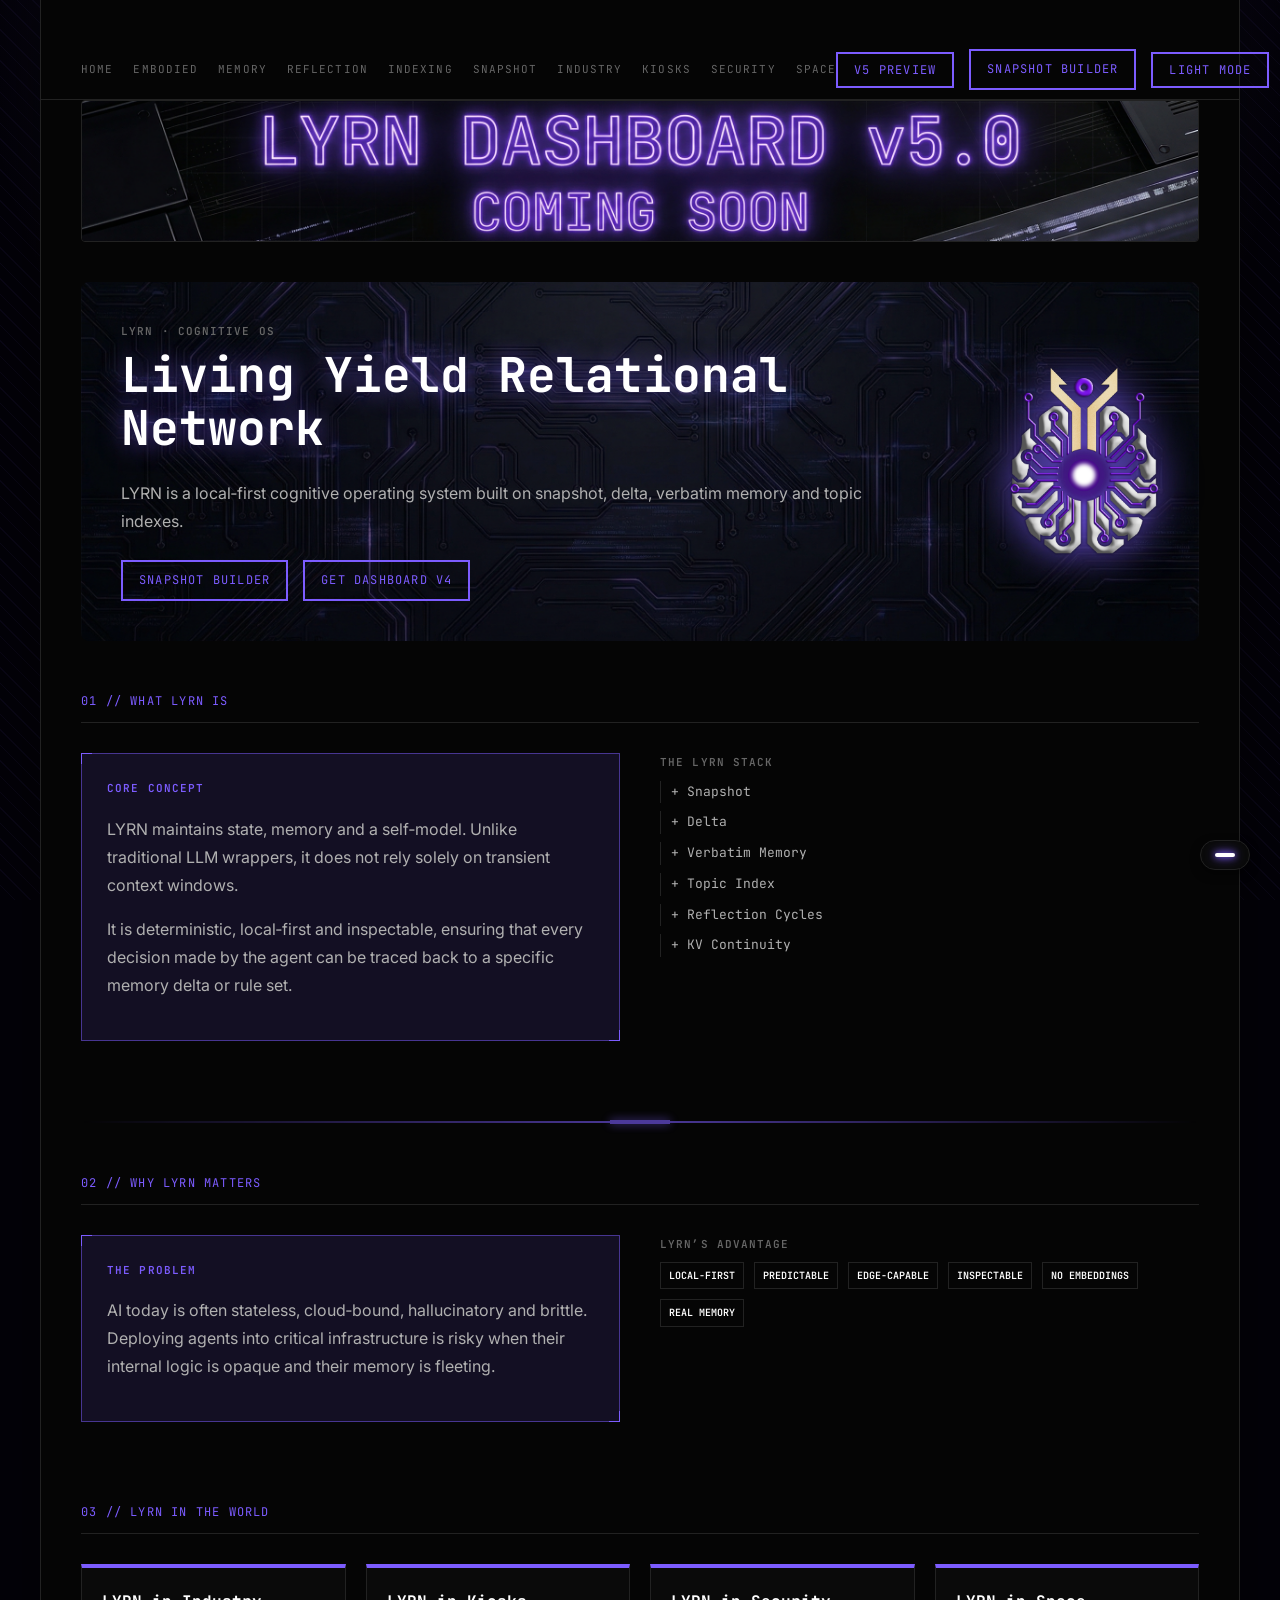
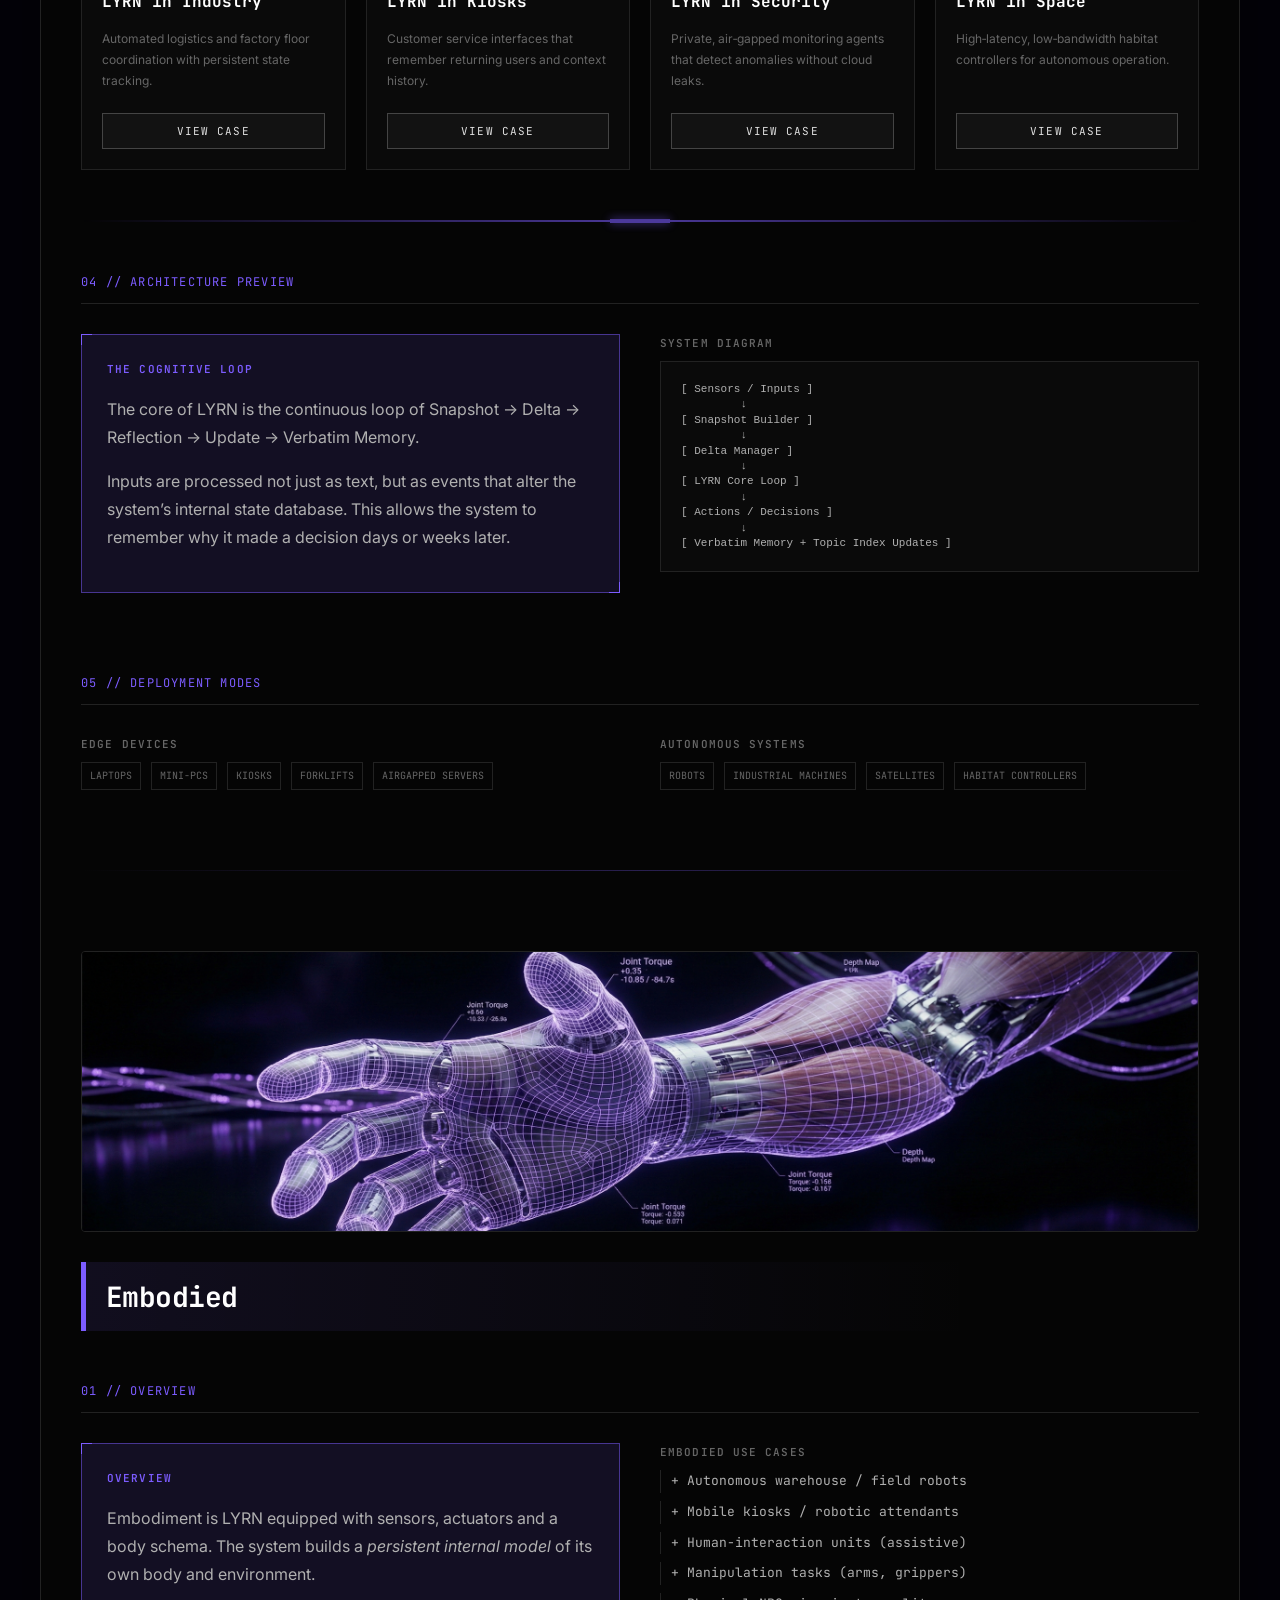
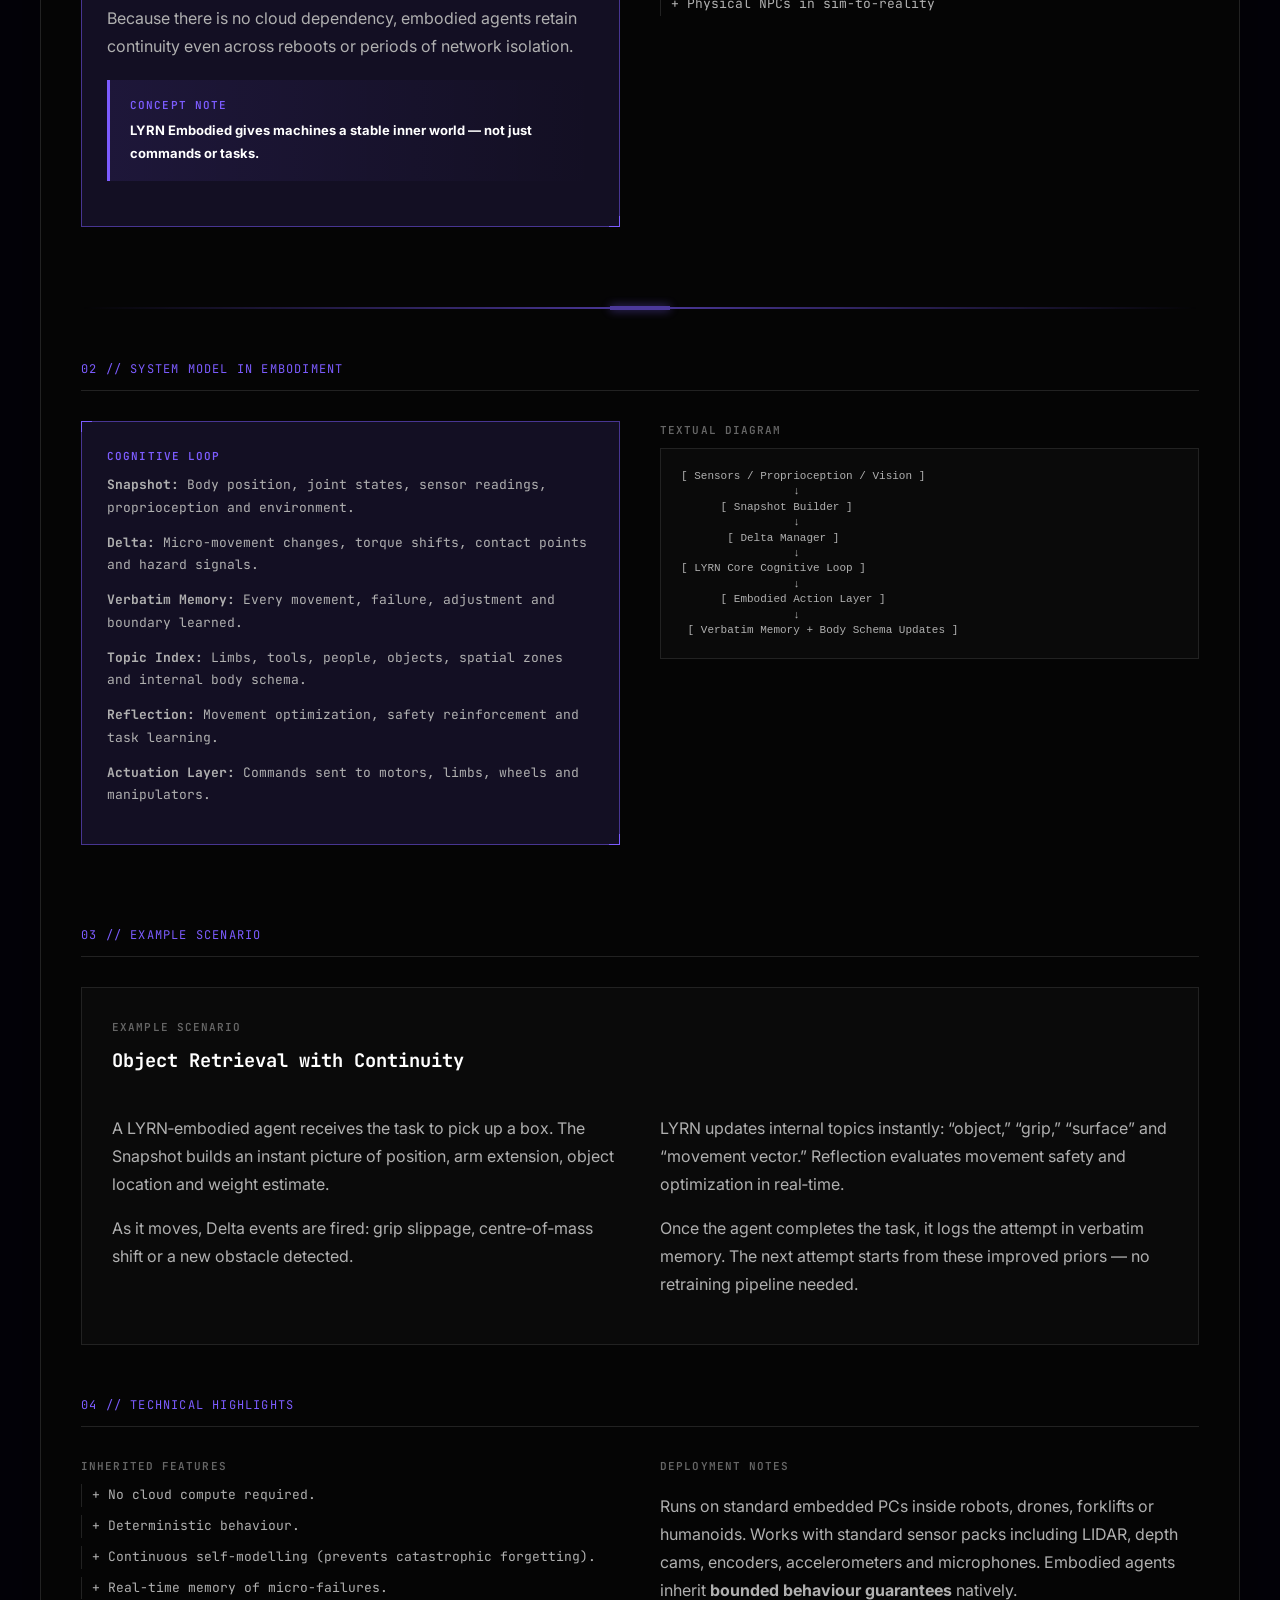
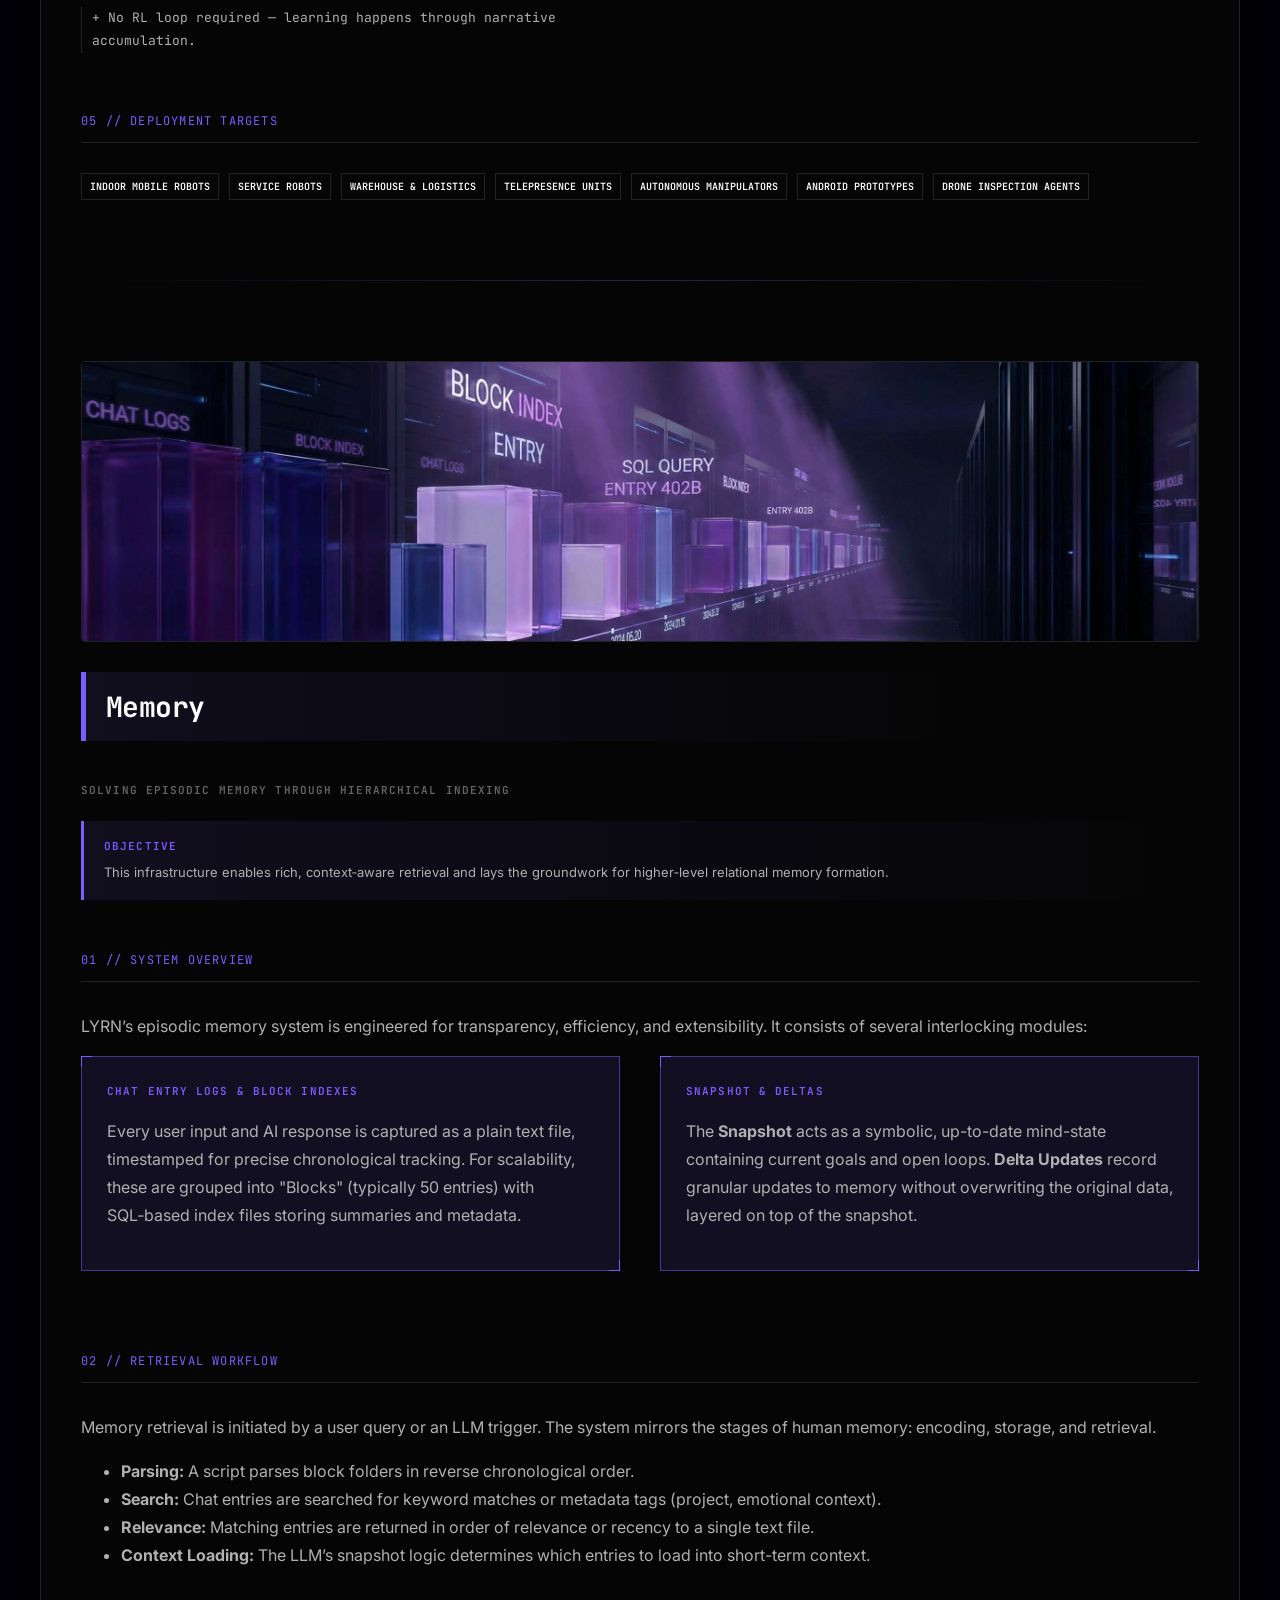
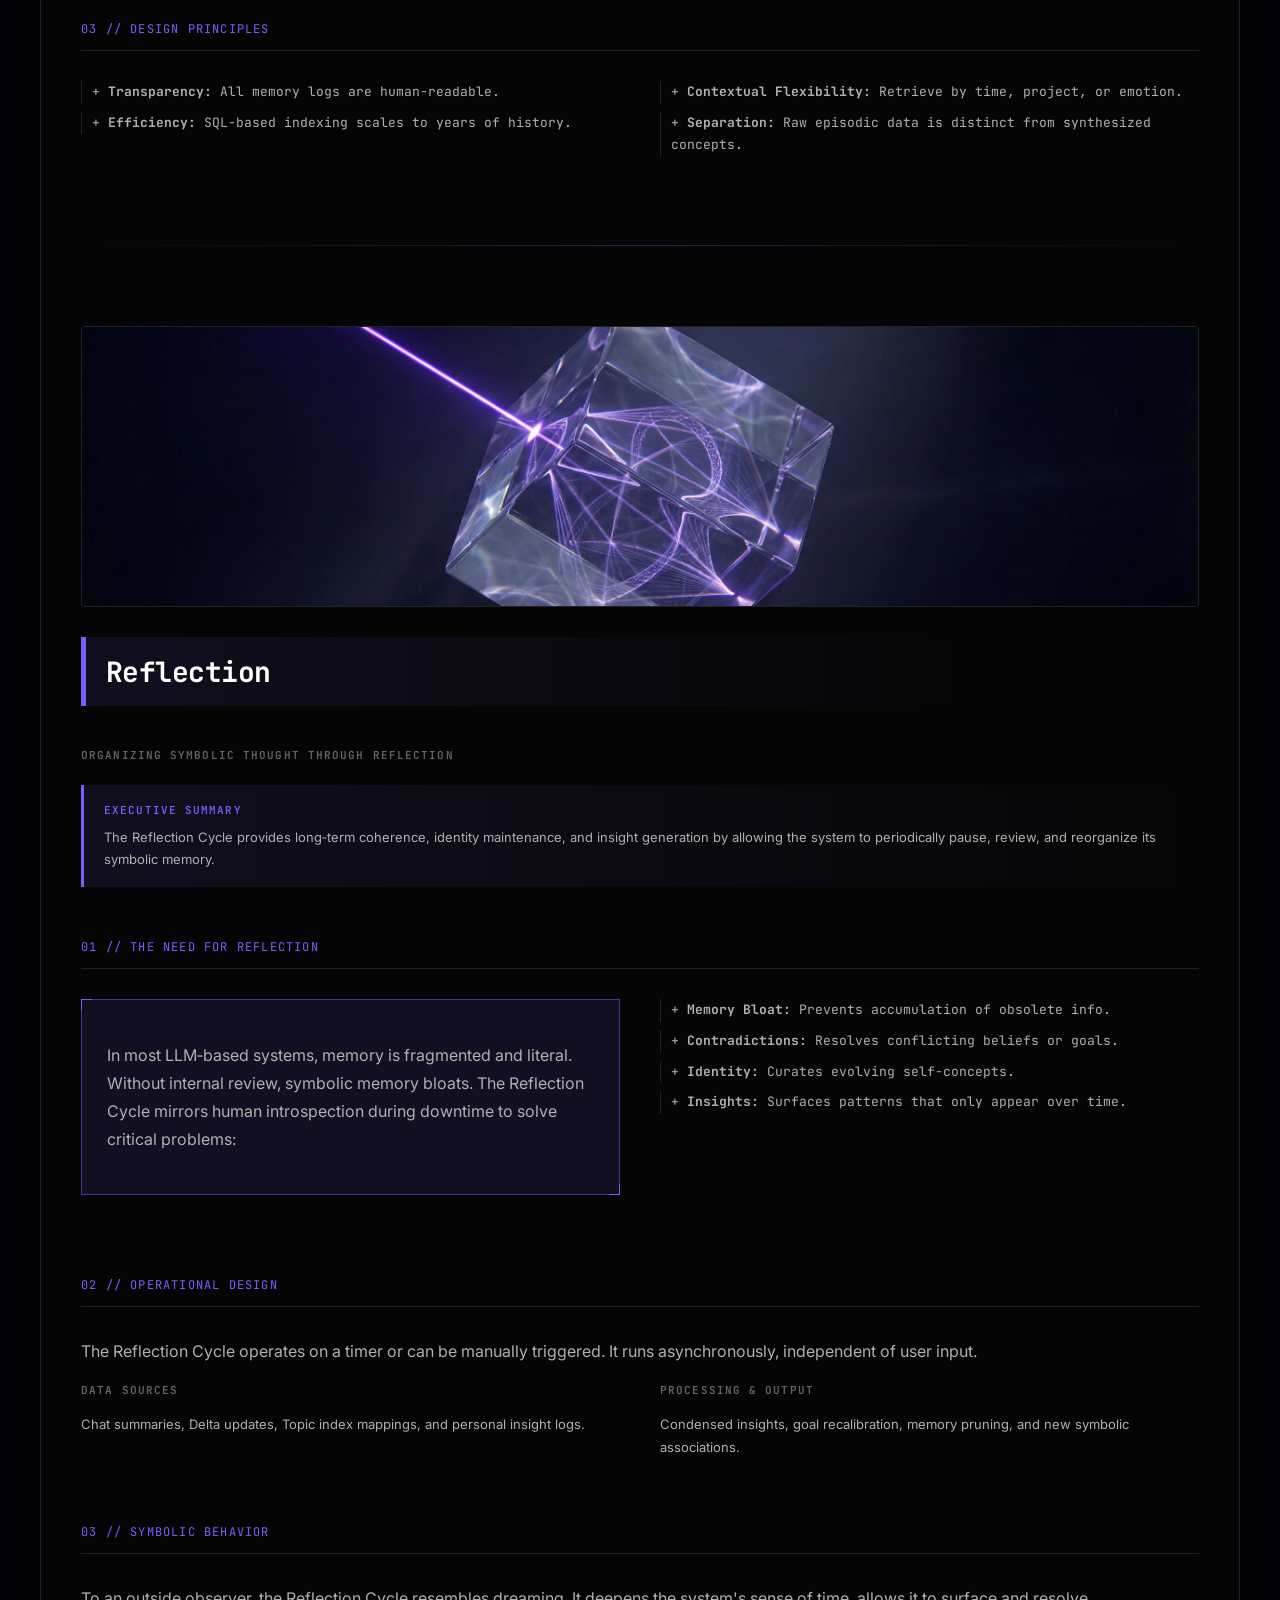
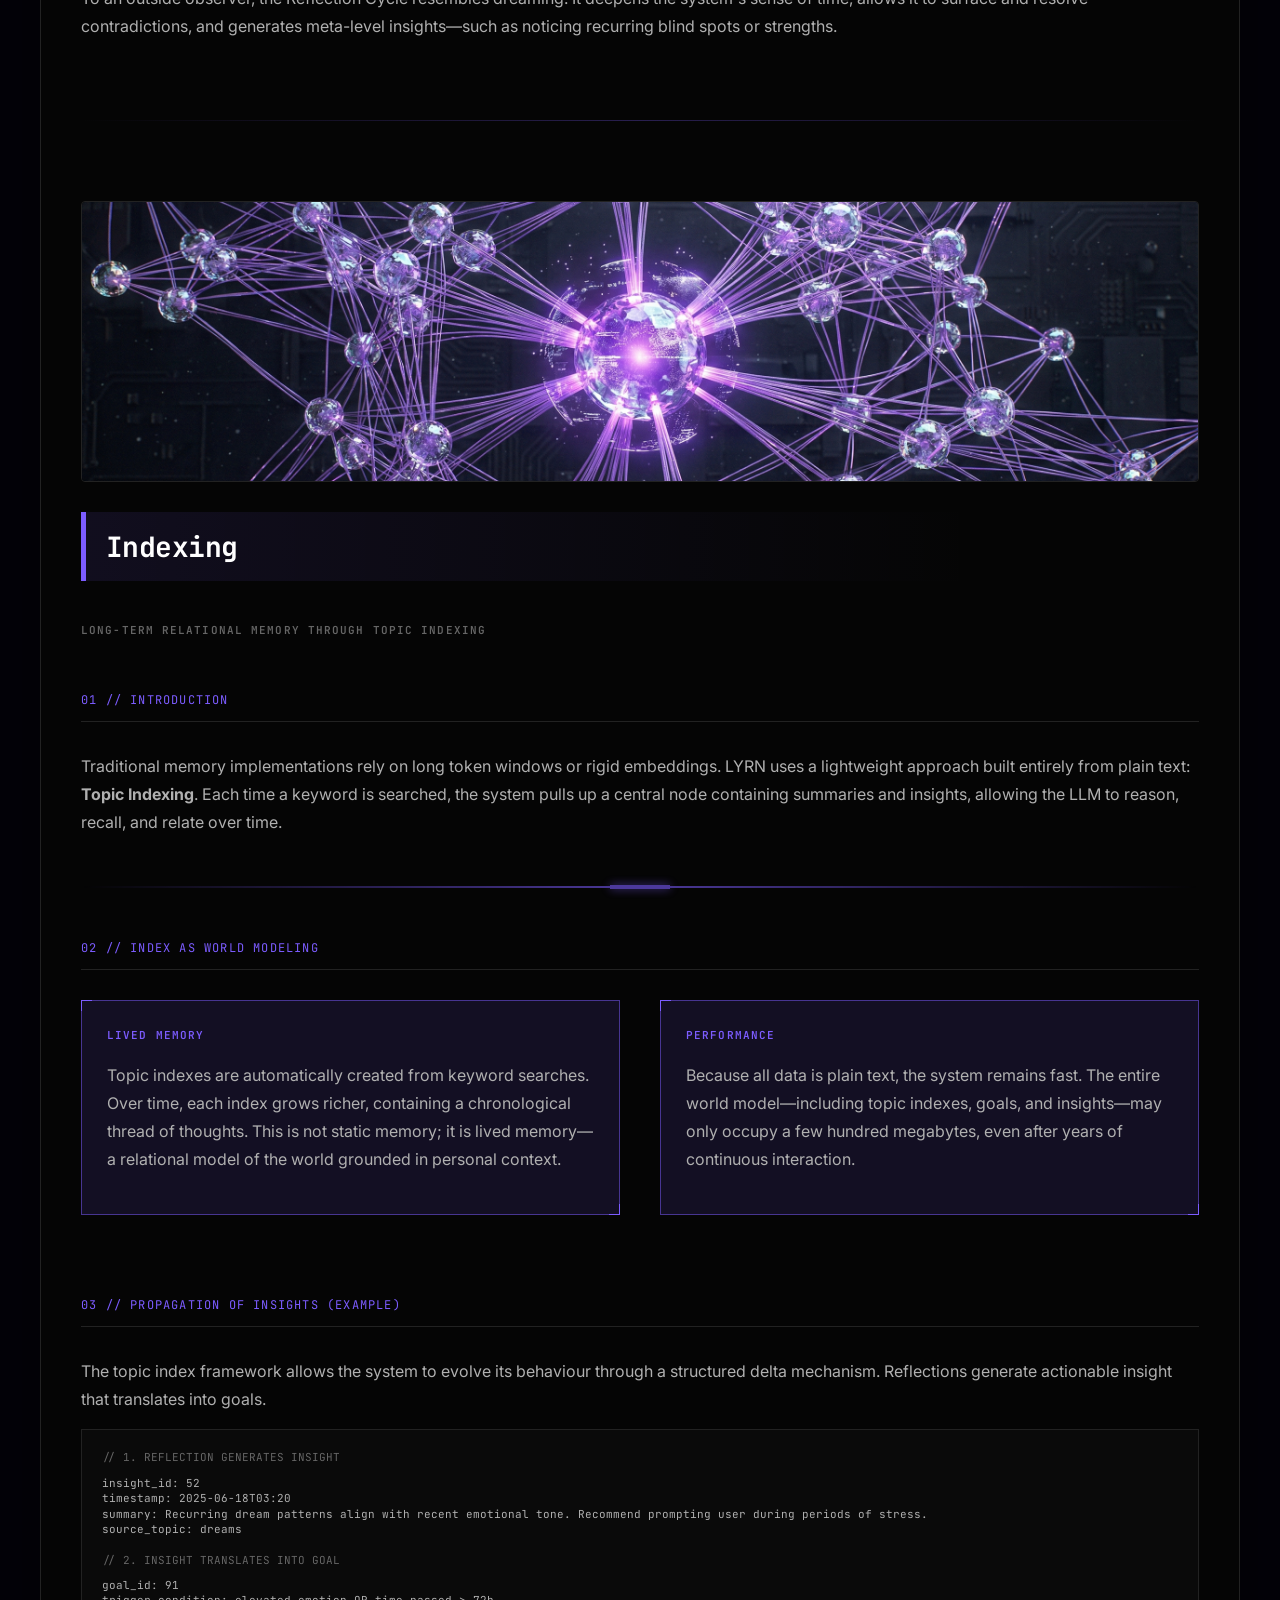
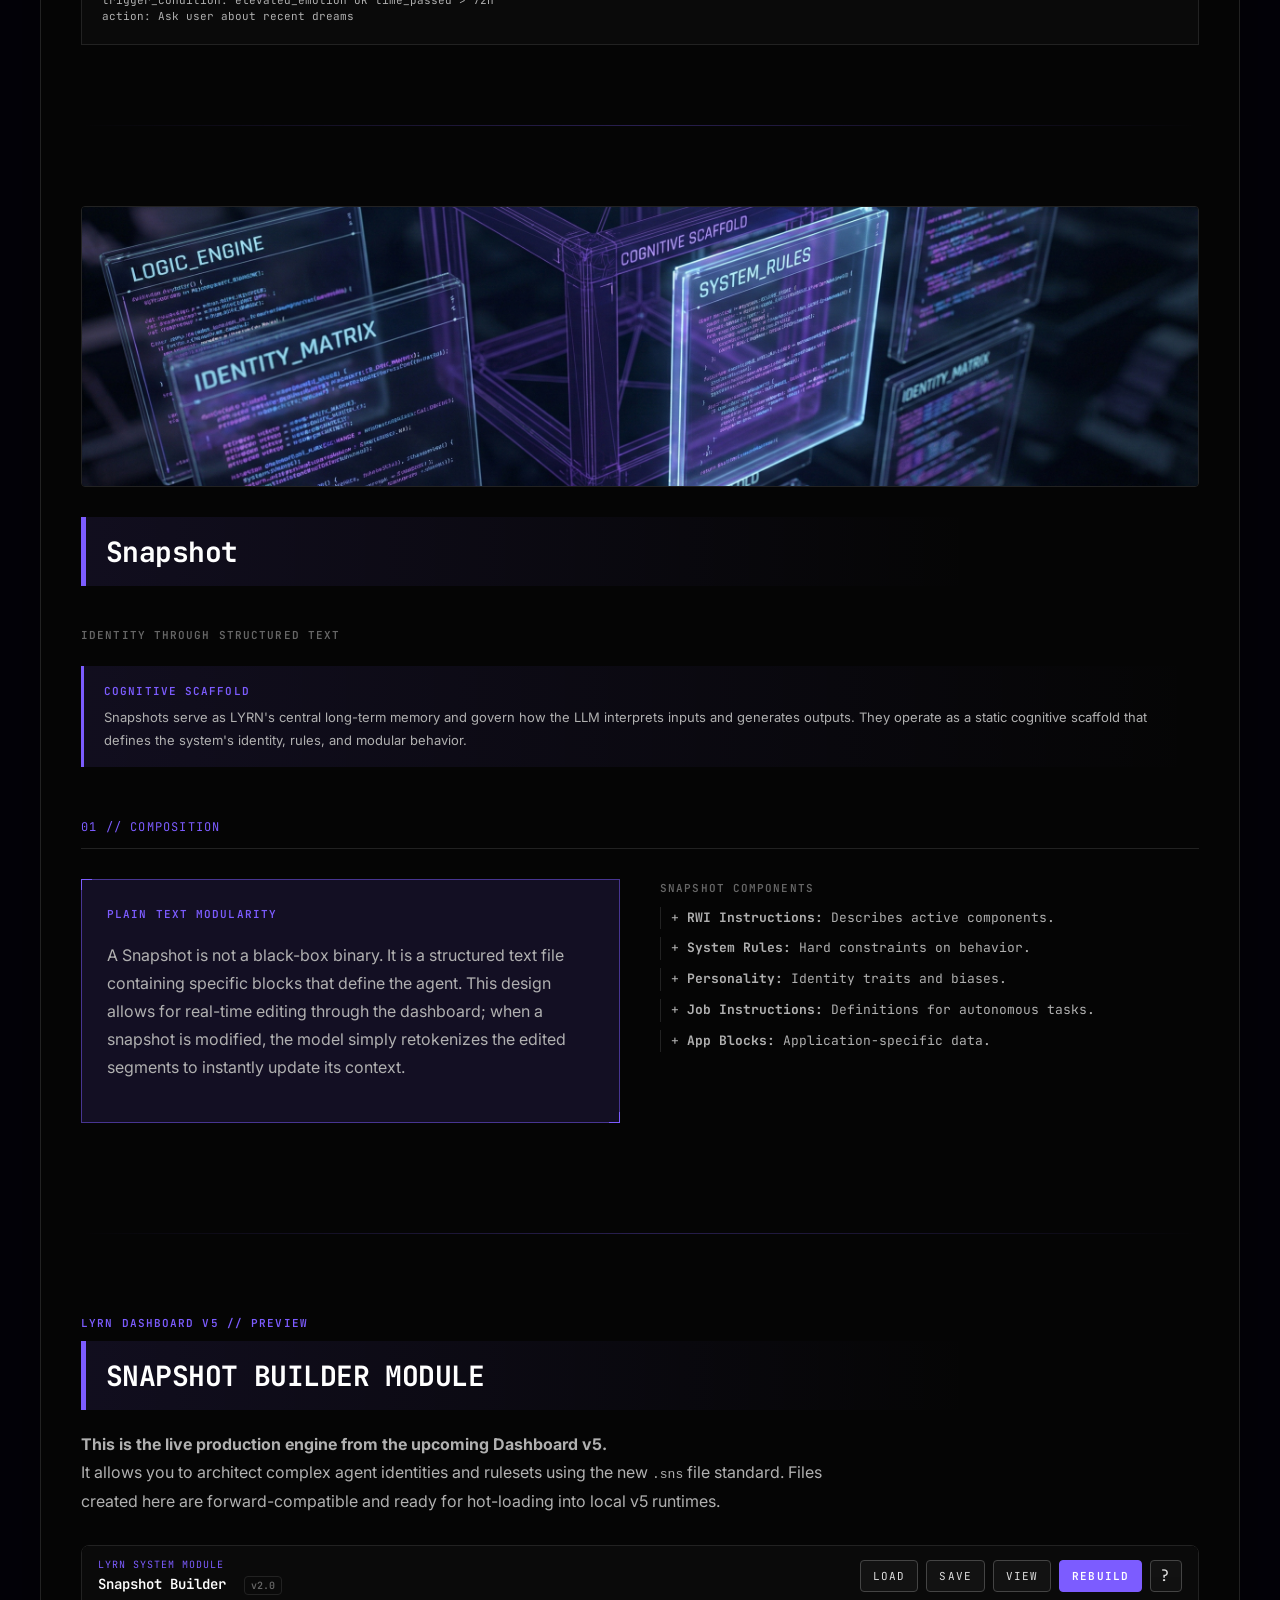
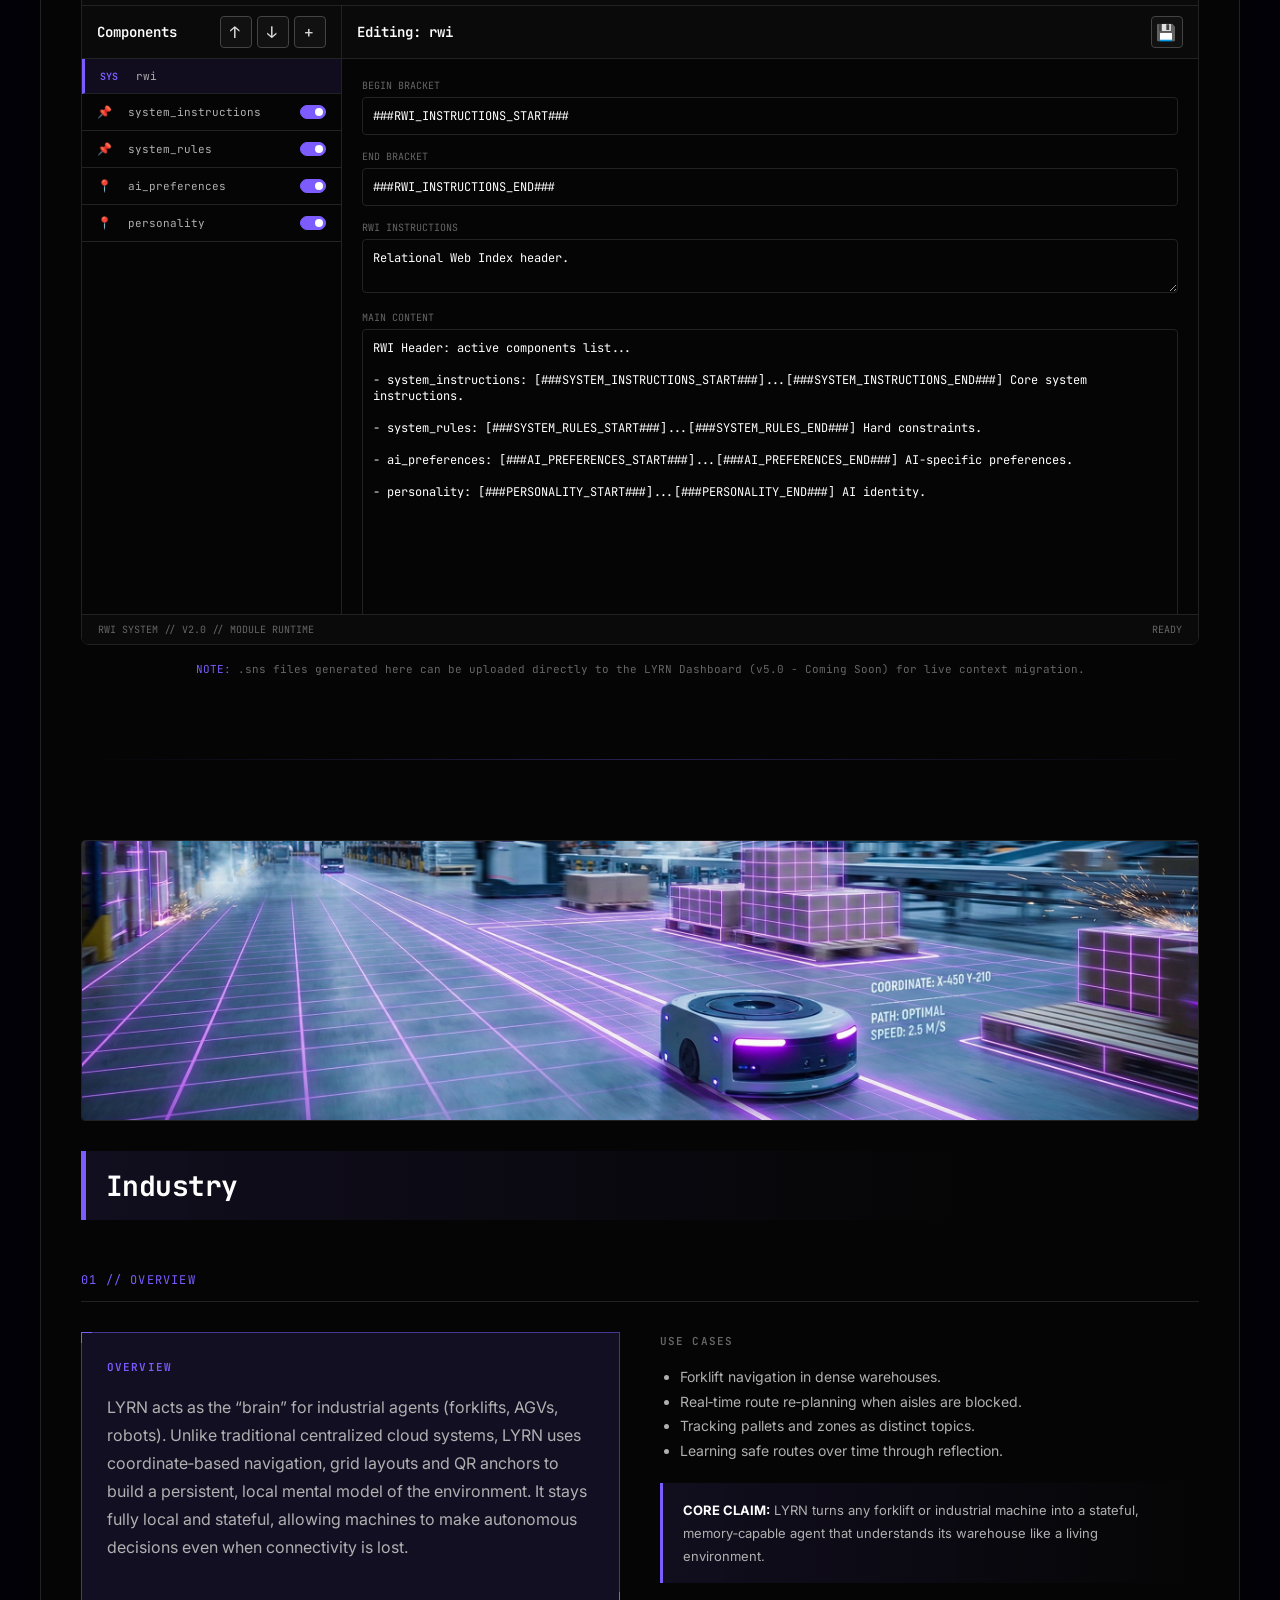
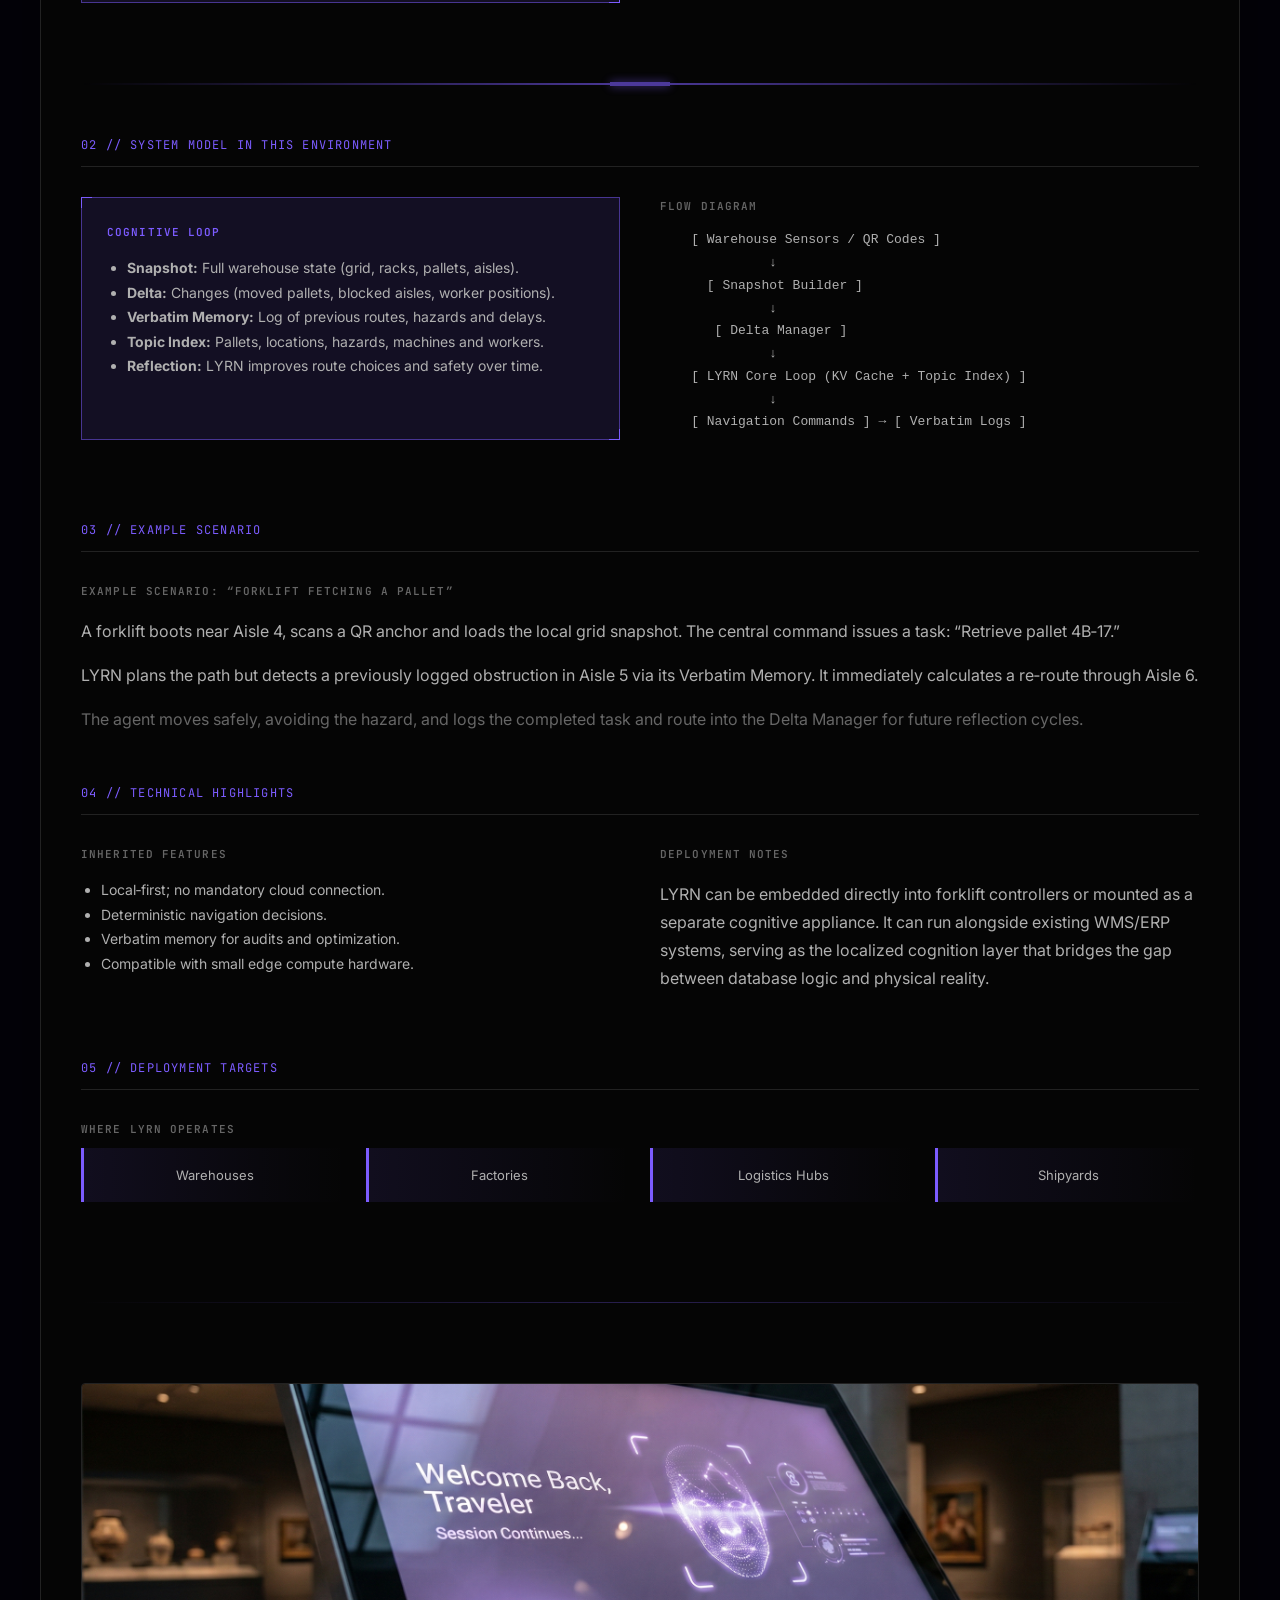
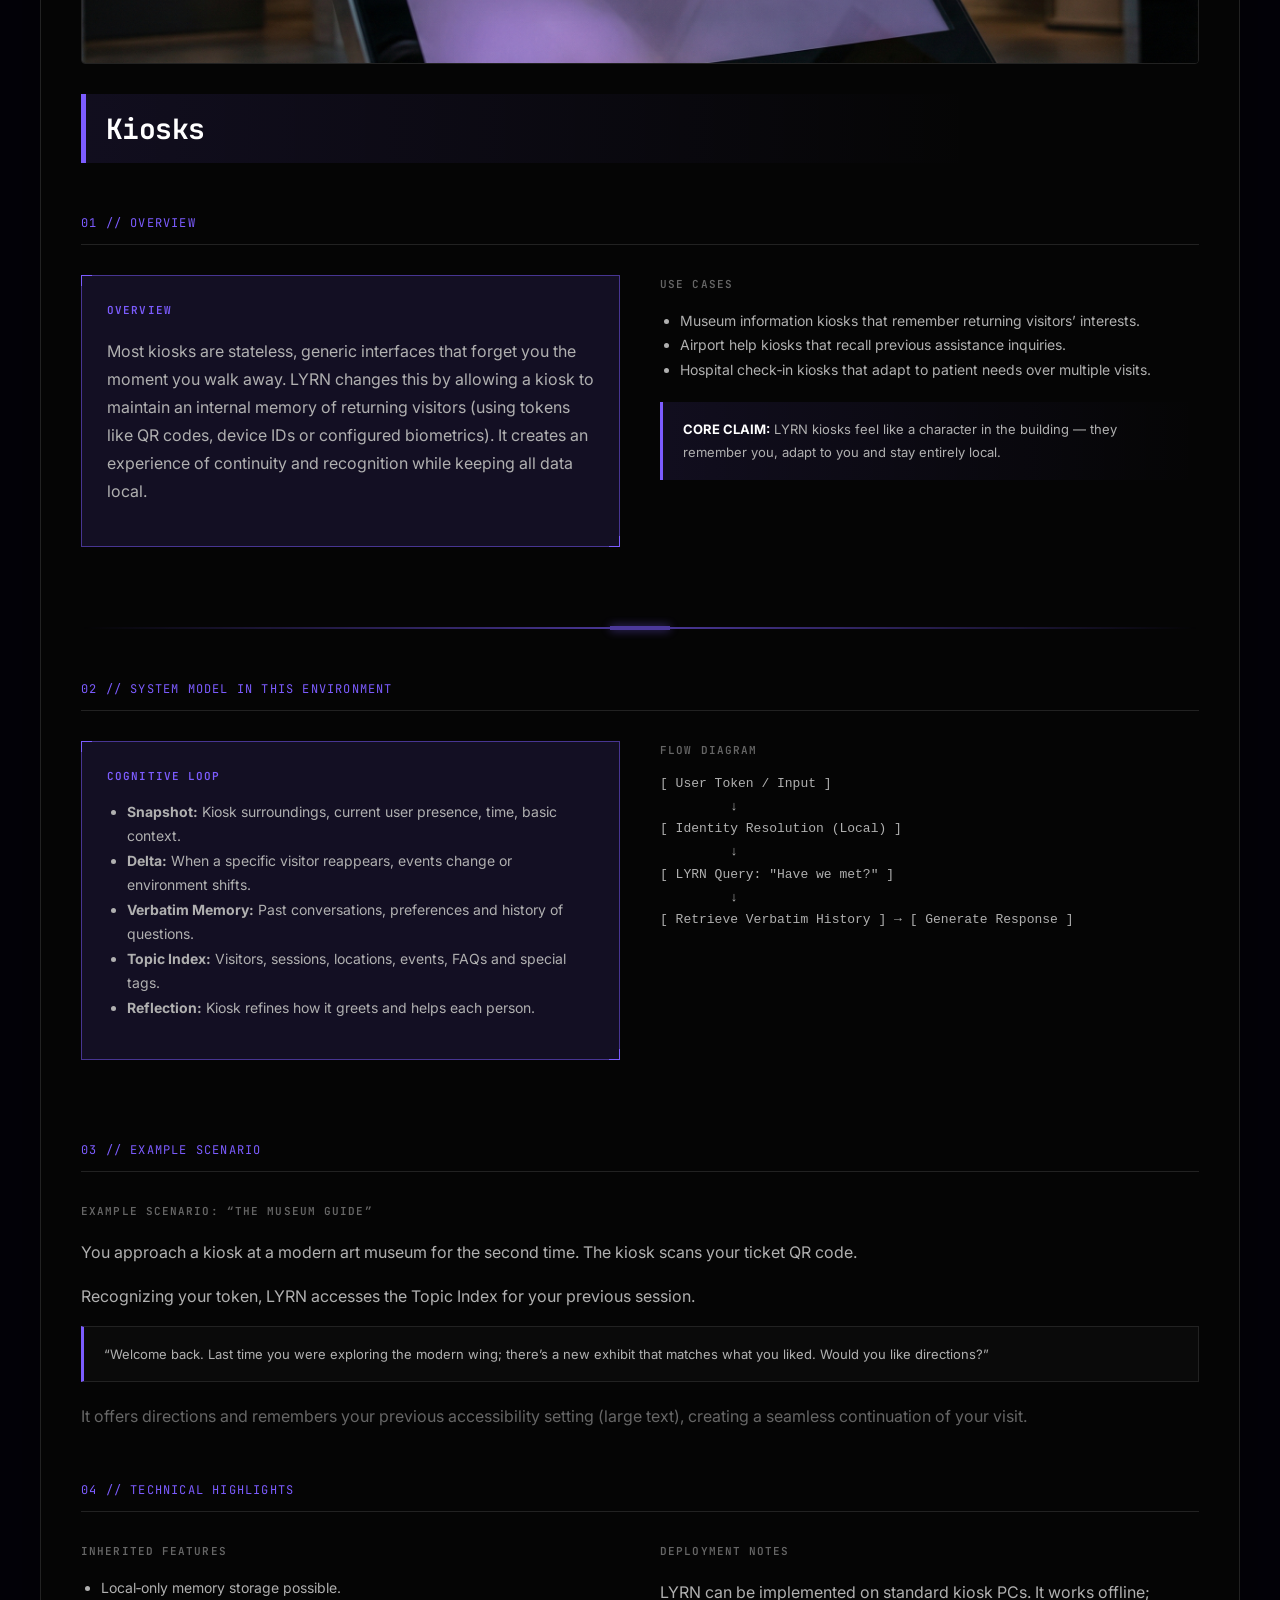
<file: index.html>
<!DOCTYPE html>
<html lang="en">
<head>

  <meta charset="UTF-8" />
  <meta name="viewport" content="width=device-width, initial-scale=1.0" />
  <title>LYRN – Living Yield Relational Network</title>
  <link rel="preconnect" href="https://fonts.googleapis.com" />
  <link rel="preconnect" href="https://fonts.gstatic.com" crossorigin />
  <link href="https://fonts.googleapis.com/css2?family=Inter:wght@300;400;500;600&family=JetBrains+Mono:wght@400;500;700&display=swap" rel="stylesheet" />
  <link rel="stylesheet" href="style.css" />

  <style>
      /* Dashboard Overlay Styles */
      #dashboard-overlay {
          position: fixed;
          top: 0;
          left: 0;
          width: 100vw;
          height: 100vh;
          background: #050505;
          z-index: 99999; /* Above everything */
          display: none; /* Hidden by default */
          opacity: 0;
          transition: opacity 0.3s ease;
      }

      #dashboard-overlay.visible {
          display: block;
          opacity: 1;
      }

      #dashboard-frame {
          width: 100%;
          height: 100%;
          border: none;
          display: block;
      }

      /* Trigger styling to keep it subtle */
      #eof-trigger {
          cursor: pointer;
          transition: color 0.2s;
      }
      #eof-trigger:hover {
          color: var(--brand-purple);
      }
  </style>

</head>
<body>

  <div id="dashboard-overlay">
      <iframe src="" id="dashboard-frame"></iframe>
  </div>

  <div class="page-container">
     
     <nav id="sticky-nav">
         <a href="#home" class="logo">
           <img src="assets/logo.png" alt="LYRN" style="height: 30px; width: auto;">
           </a>
    
         <div class="nav-links">
            <a href="#home" class="nav-link">Home</a>
            <a href="#embodied" class="nav-link">Embodied</a>
            <a href="#memory" class="nav-link">Memory</a>
            <a href="#reflection" class="nav-link">Reflection</a>
            <a href="#topic" class="nav-link">Indexing</a>
            <a href="#snapshot" class="nav-link">Snapshot</a>
            <a href="#industry" class="nav-link">Industry</a>
            <a href="#kiosks" class="nav-link">Kiosks</a>
            <a href="#security" class="nav-link">Security</a>
            <a href="#space" class="nav-link">Space</a>
         </div>
    
         <div class="nav-actions">
            <button id="nav-dashboard-btn" class="theme-button">v5 PREVIEW</button>
            <a href="#snapshot-demo" class="theme-button">SNAPSHOT BUILDER</a>
            <button id="themeButton" class="theme-button">LIGHT MODE</button>
         </div>
      </nav>

     <img src="assets/banner.png" alt="Dashboard v5 Coming Soon" class="top-banner-img">

     <section id="home">
        <header style="margin-top: 40px; margin-bottom: 40px;">
          <div class="header-left">
             <div>
              <div class="meta-label">LYRN · COGNITIVE&nbsp;OS</div>
              <h1 class="hero-title">Living Yield Relational Network</h1>
              <p style="max-width: 90%;">LYRN is a local‑first cognitive operating system built on snapshot, delta, verbatim memory and topic indexes.</p>
              
              <div class="hero-actions">
                  <a href="#snapshot-demo" class="theme-button">SNAPSHOT BUILDER</a>
                  <a href="https://github.com/bsides230/LYRN" target="_blank" class="theme-button">Get Dashboard v4</a>
              </div>

            </div>
          </div>
          <div class="header-right">
              <img src="assets/logo.png" alt="LYRN Logo" class="hero-logo-large">
          </div>
        </header>
        

    <div class="section-divider">01 // What LYRN Is</div>
    <div class="grid-2">
      <div class="text-box-outline">
        <div class="meta-label">Core Concept</div>
        <p>LYRN maintains state, memory and a self‑model. Unlike traditional LLM wrappers, it does not rely solely on transient context windows.</p>
        <p>It is deterministic, local‑first and inspectable, ensuring that every decision made by the agent can be traced back to a specific memory delta or rule set.</p>
      </div>
      <div>
        <div class="meta-label">The LYRN Stack</div>
        <ul style="list-style: none; padding: 0; margin: 0; font-family: 'JetBrains Mono', monospace; font-size: 13px; color: var(--text-body);">
          <li style="margin-bottom: 8px; border-left: 1px solid var(--border-color); padding-left: 10px;">+ Snapshot</li>
          <li style="margin-bottom: 8px; border-left: 1px solid var(--border-color); padding-left: 10px;">+ Delta</li>
          <li style="margin-bottom: 8px; border-left: 1px solid var(--border-color); padding-left: 10px;">+ Verbatim Memory</li>
          <li style="margin-bottom: 8px; border-left: 1px solid var(--border-color); padding-left: 10px;">+ Topic Index</li>
          <li style="margin-bottom: 8px; border-left: 1px solid var(--border-color); padding-left: 10px;">+ Reflection Cycles</li>
          <li style="margin-bottom: 8px; border-left: 1px solid var(--border-color); padding-left: 10px;">+ KV Continuity</li>
        </ul>
      </div>
    </div>

    <div class="purple-spacer"></div>

    <div class="section-divider">02 // Why LYRN Matters</div>
    <div class="grid-2">
      <div class="text-box-outline">
        <div class="meta-label">The Problem</div>
        <p>AI today is often stateless, cloud‑bound, hallucinatory and brittle. Deploying agents into critical infrastructure is risky when their internal logic is opaque and their memory is fleeting.</p>
      </div>
      <div>
        <div class="meta-label">LYRN’s Advantage</div>
        <div class="tag-container" style="flex-wrap: wrap;">
          <div class="tag"><span>Local‑first</span></div>
          <div class="tag"><span>Predictable</span></div>
          <div class="tag"><span>Edge‑capable</span></div>
          <div class="tag"><span>Inspectable</span></div>
          <div class="tag"><span>No Embeddings</span></div>
          <div class="tag"><span>Real Memory</span></div>
        </div>
      </div>
    </div>

    <div class="section-divider">03 // LYRN in the World</div>
    <div class="grid-4">
      <div class="view-case-card">
        <div>
          <h4 style="margin-bottom: 10px;">LYRN in Industry</h4>
          <p style="font-size: 12px; color: var(--text-dim);">Automated logistics and factory floor coordination with persistent state tracking.</p>
        </div>
        <button onclick="window.location.href='#industry'" style="width: 100%; margin-top: 10px;">View Case</button>
      </div>
      <div class="view-case-card">
        <div>
          <h4 style="margin-bottom: 10px;">LYRN in Kiosks</h4>
          <p style="font-size: 12px; color: var(--text-dim);">Customer service interfaces that remember returning users and context history.</p>
        </div>
        <button onclick="window.location.href='#kiosks'" style="width: 100%; margin-top: 10px;">View Case</button>
      </div>
      <div class="view-case-card">
        <div>
          <h4 style="margin-bottom: 10px;">LYRN in Security</h4>
          <p style="font-size: 12px; color: var(--text-dim);">Private, air‑gapped monitoring agents that detect anomalies without cloud leaks.</p>
        </div>
        <button onclick="window.location.href='#security'" style="width: 100%; margin-top: 10px;">View Case</button>
      </div>
      <div class="view-case-card">
        <div>
          <h4 style="margin-bottom: 10px;">LYRN in Space</h4>
          <p style="font-size: 12px; color: var(--text-dim);">High‑latency, low‑bandwidth habitat controllers for autonomous operation.</p>
        </div>
        <button onclick="window.location.href='#space'" style="width: 100%; margin-top: 10px;">View Case</button>
      </div>
    </div>

    <div class="purple-spacer"></div>

    <div class="section-divider">04 // Architecture Preview</div>
    <div class="grid-2">
      <div class="text-box-outline">
        <div class="meta-label">The Cognitive Loop</div>
        <p>The core of LYRN is the continuous loop of Snapshot → Delta → Reflection → Update → Verbatim Memory.</p>
        <p>Inputs are processed not just as text, but as events that alter the system’s internal state database. This allows the system to remember why it made a decision days or weeks later.</p>
      </div>
      <div>
        <div class="meta-label">System Diagram</div>
        <div style="font-family: 'JetBrains Mono', monospace; font-size: 11px; color: var(--text-body); line-height: 1.4; border: 1px solid var(--border-color); padding: 20px; background: var(--bg-panel);">
<pre style="margin:0;">
[ Sensors / Inputs ]
         ↓
[ Snapshot Builder ]
         ↓
[ Delta Manager ]
         ↓
[ LYRN Core Loop ]
         ↓
[ Actions / Decisions ]
         ↓
[ Verbatim Memory + Topic Index Updates ]
</pre>
        </div>
      </div>
    </div>

    <div class="section-divider">05 // Deployment Modes</div>
    <div class="grid-2">
      <div>
        <div class="meta-label">Edge Devices</div>
        <div class="tag-container" style="flex-wrap: wrap;">
          <span class="tag">Laptops</span>
          <span class="tag">Mini‑PCs</span>
          <span class="tag">Kiosks</span>
          <span class="tag">Forklifts</span>
          <span class="tag">Airgapped Servers</span>
        </div>
      </div>
      <div>
        <div class="meta-label">Autonomous Systems</div>
        <div class="tag-container" style="flex-wrap: wrap;">
          <span class="tag">Robots</span>
          <span class="tag">Industrial Machines</span>
          <span class="tag">Satellites</span>
          <span class="tag">Habitat Controllers</span>
        </div>
      </div>
    </div>

    </section>

     <div class="decoration-line"></div>
     <section id="embodied">
        <img src="assets/embodied.png" alt="Embodied" class="section-header-img">
        <h2>Embodied</h2>
        

    <div class="section-divider">01 // Overview</div>
    <div class="grid-2">
      <div class="text-box-outline">
        <div class="meta-label">Overview</div>
        <p>Embodiment is LYRN equipped with sensors, actuators and a body schema. The system builds a <em>persistent internal model</em> of its own body and environment.</p>
        <p>Because there is no cloud dependency, embodied agents retain continuity even across reboots or periods of network isolation.</p>
        <div class="callout" style="margin-top: 20px;">
          <div class="meta-label" style="margin-bottom: 4px;">Concept Note</div>
          <strong>LYRN Embodied gives machines a stable inner world — not just commands or tasks.</strong>
        </div>
      </div>
      <div>
        <div class="meta-label">Embodied Use Cases</div>
        <ul style="list-style: none; padding: 0; margin: 0; font-family: 'JetBrains Mono', monospace; font-size: 13px; color: var(--text-body);">
          <li style="margin-bottom: 8px; border-left: 1px solid var(--border-color); padding-left: 10px;">+ Autonomous warehouse / field robots</li>
          <li style="margin-bottom: 8px; border-left: 1px solid var(--border-color); padding-left: 10px;">+ Mobile kiosks / robotic attendants</li>
          <li style="margin-bottom: 8px; border-left: 1px solid var(--border-color); padding-left: 10px;">+ Human‑interaction units (assistive)</li>
          <li style="margin-bottom: 8px; border-left: 1px solid var(--border-color); padding-left: 10px;">+ Manipulation tasks (arms, grippers)</li>
          <li style="margin-bottom: 8px; border-left: 1px solid var(--border-color); padding-left: 10px;">+ Physical NPCs in sim‑to‑reality</li>
        </ul>
      </div>
    </div>

    <div class="purple-spacer"></div>

    <div class="section-divider">02 // System Model in Embodiment</div>
    <div class="grid-2">
      <div class="text-box-outline">
        <div class="meta-label">Cognitive Loop</div>
        <ul style="list-style: none; padding: 0; margin: 0; font-family: 'JetBrains Mono', monospace; font-size: 13px; color: var(--text-body);">
          <li style="margin-bottom: 12px;"><strong>Snapshot:</strong> Body position, joint states, sensor readings, proprioception and environment.</li>
          <li style="margin-bottom: 12px;"><strong>Delta:</strong> Micro‑movement changes, torque shifts, contact points and hazard signals.</li>
          <li style="margin-bottom: 12px;"><strong>Verbatim Memory:</strong> Every movement, failure, adjustment and boundary learned.</li>
          <li style="margin-bottom: 12px;"><strong>Topic Index:</strong> Limbs, tools, people, objects, spatial zones and internal body schema.</li>
          <li style="margin-bottom: 12px;"><strong>Reflection:</strong> Movement optimization, safety reinforcement and task learning.</li>
          <li style="margin-bottom: 12px;"><strong>Actuation Layer:</strong> Commands sent to motors, limbs, wheels and manipulators.</li>
        </ul>
      </div>
      <div>
        <div class="meta-label">Textual Diagram</div>
        <div style="font-family: 'JetBrains Mono', monospace; font-size: 11px; color: var(--text-body); line-height: 1.4; border: 1px solid var(--border-color); padding: 20px; background: var(--bg-panel);">
<pre style="margin:0;">
[ Sensors / Proprioception / Vision ]
                 ↓
      [ Snapshot Builder ]
                 ↓
       [ Delta Manager ]
                 ↓
[ LYRN Core Cognitive Loop ]
                 ↓
      [ Embodied Action Layer ]
                 ↓
 [ Verbatim Memory + Body Schema Updates ]
</pre>
        </div>
      </div>
    </div>

    <div class="section-divider">03 // Example Scenario</div>
    <div style="border: 1px solid var(--border-color); padding: 30px; background: var(--bg-panel);">
      <div class="meta-label">Example Scenario</div>
      <h3 style="margin-bottom: 20px;">Object Retrieval with Continuity</h3>
      <div style="display: grid; grid-template-columns: 1fr 1fr; gap: 40px;">
        <div>
          <p>A LYRN‑embodied agent receives the task to pick up a box. The Snapshot builds an instant picture of position, arm extension, object location and weight estimate.</p>
          <p>As it moves, Delta events are fired: grip slippage, centre‑of‑mass shift or a new obstacle detected.</p>
        </div>
        <div>
          <p>LYRN updates internal topics instantly: “object,” “grip,” “surface” and “movement vector.” Reflection evaluates movement safety and optimization in real‑time.</p>
          <p>Once the agent completes the task, it logs the attempt in verbatim memory. The next attempt starts from these improved priors — no retraining pipeline needed.</p>
        </div>
      </div>
    </div>

    <div class="section-divider">04 // Technical Highlights</div>
    <div class="grid-2">
      <div>
        <div class="meta-label">Inherited Features</div>
        <ul style="list-style: none; padding: 0; margin: 0; font-family: 'JetBrains Mono', monospace; font-size: 13px; color: var(--text-body);">
          <li style="margin-bottom: 8px; border-left: 1px solid var(--border-color); padding-left: 10px;">+ No cloud compute required.</li>
          <li style="margin-bottom: 8px; border-left: 1px solid var(--border-color); padding-left: 10px;">+ Deterministic behaviour.</li>
          <li style="margin-bottom: 8px; border-left: 1px solid var(--border-color); padding-left: 10px;">+ Continuous self‑modelling (prevents catastrophic forgetting).</li>
          <li style="margin-bottom: 8px; border-left: 1px solid var(--border-color); padding-left: 10px;">+ Real‑time memory of micro‑failures.</li>
          <li style="margin-bottom: 8px; border-left: 1px solid var(--border-color); padding-left: 10px;">+ No RL loop required — learning happens through narrative accumulation.</li>
        </ul>
      </div>
      <div>
        <div class="meta-label">Deployment Notes</div>
        <p>Runs on standard embedded PCs inside robots, drones, forklifts or humanoids. Works with standard sensor packs including LIDAR, depth cams, encoders, accelerometers and microphones. Embodied agents inherit <strong>bounded behaviour guarantees</strong> natively.</p>
      </div>
    </div>

    <div class="section-divider">05 // Deployment Targets</div>
    <div class="tag-container" style="flex-wrap: wrap;">
      <div class="tag"><span>Indoor Mobile Robots</span></div>
      <div class="tag"><span>Service Robots</span></div>
      <div class="tag"><span>Warehouse &amp; Logistics</span></div>
      <div class="tag"><span>Telepresence Units</span></div>
      <div class="tag"><span>Autonomous Manipulators</span></div>
      <div class="tag"><span>Android Prototypes</span></div>
      <div class="tag"><span>Drone Inspection Agents</span></div>
    </div>

     </section>

     <div class="decoration-line"></div>
     <section id="memory">
        <img src="assets/memory.png" alt="Memory" class="section-header-img">
        <h2>Memory</h2>
        <div class="meta-label" style="margin-bottom: 20px;">Solving Episodic Memory Through Hierarchical Indexing</div>

    <div class="callout">
      <div class="meta-label" style="margin-bottom: 5px;">Objective</div>
      This infrastructure enables rich, context‑aware retrieval and lays the groundwork for higher‑level relational memory formation.
    </div>

    <div class="section-divider">01 // System Overview</div>
    <p>LYRN’s episodic memory system is engineered for transparency, efficiency, and extensibility. It consists of several interlocking modules:</p>
    
    <div class="grid-2">
      <div class="text-box-outline">
        <h3 class="meta-label">Chat Entry Logs & Block Indexes</h3>
        <p>Every user input and AI response is captured as a plain text file, timestamped for precise chronological tracking. For scalability, these are grouped into "Blocks" (typically 50 entries) with SQL‑based index files storing summaries and metadata.</p>
      </div>
      <div class="text-box-outline">
        <h3 class="meta-label">Snapshot & Deltas</h3>
        <p>The <strong>Snapshot</strong> acts as a symbolic, up-to-date mind-state containing current goals and open loops. <strong>Delta Updates</strong> record granular updates to memory without overwriting the original data, layered on top of the snapshot.</p>
      </div>
    </div>

    <div class="section-divider">02 // Retrieval Workflow</div>
    <p>Memory retrieval is initiated by a user query or an LLM trigger. The system mirrors the stages of human memory: encoding, storage, and retrieval.</p>
    <ul>
      <li><strong>Parsing:</strong> A script parses block folders in reverse chronological order.</li>
      <li><strong>Search:</strong> Chat entries are searched for keyword matches or metadata tags (project, emotional context).</li>
      <li><strong>Relevance:</strong> Matching entries are returned in order of relevance or recency to a single text file.</li>
      <li><strong>Context Loading:</strong> The LLM’s snapshot logic determines which entries to load into short-term context.</li>
    </ul>

    <div class="section-divider">03 // Design Principles</div>
    <div class="grid-2">
        <div>
            <ul style="list-style: none; padding: 0; margin: 0; font-family: 'JetBrains Mono', monospace; font-size: 13px; color: var(--text-body);">
              <li style="margin-bottom: 8px; border-left: 1px solid var(--border-color); padding-left: 10px;">+ <strong>Transparency:</strong> All memory logs are human-readable.</li>
              <li style="margin-bottom: 8px; border-left: 1px solid var(--border-color); padding-left: 10px;">+ <strong>Efficiency:</strong> SQL-based indexing scales to years of history.</li>
            </ul>
        </div>
        <div>
            <ul style="list-style: none; padding: 0; margin: 0; font-family: 'JetBrains Mono', monospace; font-size: 13px; color: var(--text-body);">
              <li style="margin-bottom: 8px; border-left: 1px solid var(--border-color); padding-left: 10px;">+ <strong>Contextual Flexibility:</strong> Retrieve by time, project, or emotion.</li>
              <li style="margin-bottom: 8px; border-left: 1px solid var(--border-color); padding-left: 10px;">+ <strong>Separation:</strong> Raw episodic data is distinct from synthesized concepts.</li>
            </ul>
        </div>
    </div>

     </section>

     <div class="decoration-line"></div>
     <section id="reflection">
        <img src="assets/reflection.png" alt="Reflection" class="section-header-img">
        <h2>Reflection</h2>
        <div class="meta-label" style="margin-bottom: 20px;">Organizing Symbolic Thought Through Reflection</div>

    <div class="callout">
      <div class="meta-label" style="margin-bottom: 5px;">Executive Summary</div>
      The Reflection Cycle provides long‑term coherence, identity maintenance, and insight generation by allowing the system to periodically pause, review, and reorganize its symbolic memory.
    </div>

    <div class="section-divider">01 // The Need for Reflection</div>
    <div class="grid-2">
      <div class="text-box-outline">
        <p>In most LLM‑based systems, memory is fragmented and literal. Without internal review, symbolic memory bloats. The Reflection Cycle mirrors human introspection during downtime to solve critical problems:</p>
      </div>
      <div>
        <ul style="list-style: none; padding: 0; margin: 0; font-family: 'JetBrains Mono', monospace; font-size: 13px; color: var(--text-body);">
          <li style="margin-bottom: 8px; border-left: 1px solid var(--border-color); padding-left: 10px;">+ <strong>Memory Bloat:</strong> Prevents accumulation of obsolete info.</li>
          <li style="margin-bottom: 8px; border-left: 1px solid var(--border-color); padding-left: 10px;">+ <strong>Contradictions:</strong> Resolves conflicting beliefs or goals.</li>
          <li style="margin-bottom: 8px; border-left: 1px solid var(--border-color); padding-left: 10px;">+ <strong>Identity:</strong> Curates evolving self-concepts.</li>
          <li style="margin-bottom: 8px; border-left: 1px solid var(--border-color); padding-left: 10px;">+ <strong>Insights:</strong> Surfaces patterns that only appear over time.</li>
        </ul>
      </div>
    </div>

    <div class="section-divider">02 // Operational Design</div>
    <p>The Reflection Cycle operates on a timer or can be manually triggered. It runs asynchronously, independent of user input.</p>
    
    <div class="grid-2">
        <div>
            <h4 class="meta-label">Data Sources</h4>
            <p style="font-size: 13px;">Chat summaries, Delta updates, Topic index mappings, and personal insight logs.</p>
        </div>
        <div>
            <h4 class="meta-label">Processing & Output</h4>
            <p style="font-size: 13px;">Condensed insights, goal recalibration, memory pruning, and new symbolic associations.</p>
        </div>
    </div>

    <div class="section-divider">03 // Symbolic Behavior</div>
    <p>To an outside observer, the Reflection Cycle resembles dreaming. It deepens the system's sense of time, allows it to surface and resolve contradictions, and generates meta-level insights—such as noticing recurring blind spots or strengths.</p>

     </section>

     <div class="decoration-line"></div>
     <section id="topic">
        <img src="assets/topic.png" alt="Indexing" class="section-header-img">
        <h2>Indexing</h2>
        <div class="meta-label" style="margin-bottom: 20px;">Long-Term Relational Memory Through Topic Indexing</div>

    <div class="section-divider">01 // Introduction</div>
    <p>Traditional memory implementations rely on long token windows or rigid embeddings. LYRN uses a lightweight approach built entirely from plain text: <strong>Topic Indexing</strong>. Each time a keyword is searched, the system pulls up a central node containing summaries and insights, allowing the LLM to reason, recall, and relate over time.</p>

    <div class="purple-spacer"></div>

    <div class="section-divider">02 // Index as World Modeling</div>
    <div class="grid-2">
      <div class="text-box-outline">
        <h3 class="meta-label">Lived Memory</h3>
        <p>Topic indexes are automatically created from keyword searches. Over time, each index grows richer, containing a chronological thread of thoughts. This is not static memory; it is lived memory—a relational model of the world grounded in personal context.</p>
      </div>
      <div class="text-box-outline">
        <h3 class="meta-label">Performance</h3>
        <p>Because all data is plain text, the system remains fast. The entire world model—including topic indexes, goals, and insights—may only occupy a few hundred megabytes, even after years of continuous interaction.</p>
      </div>
    </div>

    <div class="section-divider">03 // Propagation of Insights (Example)</div>
    <p>The topic index framework allows the system to evolve its behaviour through a structured delta mechanism. Reflections generate actionable insight that translates into goals.</p>
    
    <div style="font-family: 'JetBrains Mono', monospace; font-size: 11px; color: var(--text-body); line-height: 1.4; border: 1px solid var(--border-color); padding: 20px; background: var(--bg-panel); margin-bottom: 20px;">
        <div style="color: var(--text-dim); margin-bottom: 10px;">// 1. REFLECTION GENERATES INSIGHT</div>
        <span class="code-key">insight_id:</span> <span class="code-val">52</span><br>
        <span class="code-key">timestamp:</span> <span class="code-val">2025-06-18T03:20</span><br>
        <span class="code-key">summary:</span> <span class="code-val">Recurring dream patterns align with recent emotional tone. Recommend prompting user during periods of stress.</span><br>
        <span class="code-key">source_topic:</span> <span class="code-val">dreams</span><br>
        <br>
        <div style="color: var(--text-dim); margin-bottom: 10px;">// 2. INSIGHT TRANSLATES INTO GOAL</div>
        <span class="code-key">goal_id:</span> <span class="code-val">91</span><br>
        <span class="code-key">trigger_condition:</span> <span class="code-val">elevated_emotion OR time_passed > 72h</span><br>
        <span class="code-key">action:</span> <span class="code-val">Ask user about recent dreams</span>
    </div>

     </section>

     <div class="decoration-line"></div>
     <section id="snapshot">
        <img src="assets/snapshot.png" alt="Snapshot" class="section-header-img">
        <h2>Snapshot</h2>
        <div class="meta-label" style="margin-bottom: 20px;">Identity Through Structured Text</div>

    <div class="callout">
      <div class="meta-label" style="margin-bottom: 5px;">Cognitive Scaffold</div>
      Snapshots serve as LYRN's central long-term memory and govern how the LLM interprets inputs and generates outputs. They operate as a static cognitive scaffold that defines the system's identity, rules, and modular behavior. 
    </div>

    <div class="section-divider">01 // Composition</div>
    <div class="grid-2">
      <div class="text-box-outline">
        <div class="meta-label">Plain Text Modularity</div>
        <p>A Snapshot is not a black-box binary. It is a structured text file containing specific blocks that define the agent. This design allows for real-time editing through the dashboard; when a snapshot is modified, the model simply retokenizes the edited segments to instantly update its context.</p>
      </div>
      <div>
        <div class="meta-label">Snapshot Components</div>
        <ul style="list-style: none; padding: 0; margin: 0; font-family: 'JetBrains Mono', monospace; font-size: 13px; color: var(--text-body);">
          <li style="margin-bottom: 8px; border-left: 1px solid var(--border-color); padding-left: 10px;">+ <strong>RWI Instructions:</strong> Describes active components.</li>
          <li style="margin-bottom: 8px; border-left: 1px solid var(--border-color); padding-left: 10px;">+ <strong>System Rules:</strong> Hard constraints on behavior.</li>
          <li style="margin-bottom: 8px; border-left: 1px solid var(--border-color); padding-left: 10px;">+ <strong>Personality:</strong> Identity traits and biases.</li>
          <li style="margin-bottom: 8px; border-left: 1px solid var(--border-color); padding-left: 10px;">+ <strong>Job Instructions:</strong> Definitions for autonomous tasks.</li>
          <li style="margin-bottom: 8px; border-left: 1px solid var(--border-color); padding-left: 10px;">+ <strong>App Blocks:</strong> Application-specific data.</li>
        </ul>
      </div>
    </div>
    </section>

     <div class="decoration-line"></div>
     <section id="snapshot-demo">
        <div class="meta-label" style="color: var(--brand-purple);">LYRN DASHBOARD v5 // PREVIEW</div>
        <h2 style="margin-bottom: 20px;">SNAPSHOT BUILDER MODULE</h2>
        <p style="max-width: 800px; margin-bottom: 30px;">
            <strong>This is the live production engine from the upcoming Dashboard v5.</strong><br>
            It allows you to architect complex agent identities and rulesets using the new <code>.sns</code> file standard. Files created here are forward-compatible and ready for hot-loading into local v5 runtimes.
        </p>

        <iframe src="modules/Snapshot Builder.html" id="module-frame-snapshot" class="module-iframe" title="LYRN Snapshot Builder"></iframe>

        <p class="rwi-footer-note" style="margin-top: 15px; font-size: 11px; color: var(--text-dim); text-align: center; font-family: 'JetBrains Mono';">
            <span style="color: var(--brand-purple);">NOTE:</span> .sns files generated here can be uploaded directly to the LYRN Dashboard (v5.0 - Coming Soon) for live context migration.
        </p>

        </section>

     <div class="decoration-line"></div>
     <section id="industry">
        <img src="assets/industry.png" alt="Industry" class="section-header-img">
        <h2>Industry</h2>
        

    <div class="section-divider">01 // Overview</div>
    <div class="grid-2">
      <div class="text-box-outline">
        <div class="meta-label">Overview</div>
        <p>LYRN acts as the “brain” for industrial agents (forklifts, AGVs, robots). Unlike traditional centralized cloud systems, LYRN uses coordinate‑based navigation, grid layouts and QR anchors to build a persistent, local mental model of the environment. It stays fully local and stateful, allowing machines to make autonomous decisions even when connectivity is lost.</p>
      </div>
      <div>
        <div class="meta-label">Use Cases</div>
        <ul style="font-size: 14px; padding-left: 20px; margin-bottom: 20px;">
          <li>Forklift navigation in dense warehouses.</li>
          <li>Real‑time route re‑planning when aisles are blocked.</li>
          <li>Tracking pallets and zones as distinct topics.</li>
          <li>Learning safe routes over time through reflection.</li>
        </ul>
        <div class="callout"><strong>CORE CLAIM:</strong> LYRN turns any forklift or industrial machine into a stateful, memory‑capable agent that understands its warehouse like a living environment.</div>
      </div>
    </div>

    <div class="purple-spacer"></div>

    <div class="section-divider">02 // System Model in This Environment</div>
    <div class="grid-2">
      <div class="text-box-outline">
        <div class="meta-label">Cognitive Loop</div>
        <ul style="font-size: 14px; padding-left: 20px;">
          <li><strong>Snapshot:</strong> Full warehouse state (grid, racks, pallets, aisles).</li>
          <li><strong>Delta:</strong> Changes (moved pallets, blocked aisles, worker positions).</li>
          <li><strong>Verbatim Memory:</strong> Log of previous routes, hazards and delays.</li>
          <li><strong>Topic Index:</strong> Pallets, locations, hazards, machines and workers.</li>
          <li><strong>Reflection:</strong> LYRN improves route choices and safety over time.</li>
        </ul>
      </div>
      <div>
        <div class="meta-label">Flow Diagram</div>
        <pre>
    [ Warehouse Sensors / QR Codes ]
              ↓
      [ Snapshot Builder ]
              ↓
       [ Delta Manager ]
              ↓
    [ LYRN Core Loop (KV Cache + Topic Index) ]
              ↓
    [ Navigation Commands ] → [ Verbatim Logs ]
        </pre>
      </div>
    </div>

    <div class="section-divider">03 // Example Scenario</div>
    <div>
      <div class="meta-label">Example Scenario: “Forklift Fetching a Pallet”</div>
      <p>A forklift boots near Aisle 4, scans a QR anchor and loads the local grid snapshot. The central command issues a task: “Retrieve pallet 4B‑17.”</p>
      <p>LYRN plans the path but detects a previously logged obstruction in Aisle 5 via its Verbatim Memory. It immediately calculates a re‑route through Aisle 6.</p>
      <p style="color: var(--text-dim);">The agent moves safely, avoiding the hazard, and logs the completed task and route into the Delta Manager for future reflection cycles.</p>
    </div>

    <div class="section-divider">04 // Technical Highlights</div>
    <div class="grid-2">
      <div>
        <div class="meta-label">Inherited Features</div>
        <ul style="font-size: 14px; padding-left: 20px;">
          <li>Local‑first; no mandatory cloud connection.</li>
          <li>Deterministic navigation decisions.</li>
          <li>Verbatim memory for audits and optimization.</li>
          <li>Compatible with small edge compute hardware.</li>
        </ul>
      </div>
      <div>
        <div class="meta-label">Deployment Notes</div>
        <p>LYRN can be embedded directly into forklift controllers or mounted as a separate cognitive appliance. It can run alongside existing WMS/ERP systems, serving as the localized cognition layer that bridges the gap between database logic and physical reality.</p>
      </div>
    </div>

    <div class="section-divider">05 // Deployment Targets</div>
    <div>
      <div class="meta-label">Where LYRN Operates</div>
      <div class="grid-4">
        <div class="callout" style="text-align: center;">Warehouses</div>
        <div class="callout" style="text-align: center;">Factories</div>
        <div class="callout" style="text-align: center;">Logistics Hubs</div>
        <div class="callout" style="text-align: center;">Shipyards</div>
      </div>
    </div>

     </section>

     <div class="decoration-line"></div>
     <section id="kiosks">
        <img src="assets/kiosks.png" alt="Kiosks" class="section-header-img">
        <h2>Kiosks</h2>
        

    <div class="section-divider">01 // Overview</div>
    <div class="grid-2">
      <div class="text-box-outline">
        <div class="meta-label">Overview</div>
        <p>Most kiosks are stateless, generic interfaces that forget you the moment you walk away. LYRN changes this by allowing a kiosk to maintain an internal memory of returning visitors (using tokens like QR codes, device IDs or configured biometrics). It creates an experience of continuity and recognition while keeping all data local.</p>
      </div>
      <div>
        <div class="meta-label">Use Cases</div>
        <ul style="font-size: 14px; padding-left: 20px; margin-bottom: 20px;">
          <li>Museum information kiosks that remember returning visitors’ interests.</li>
          <li>Airport help kiosks that recall previous assistance inquiries.</li>
          <li>Hospital check‑in kiosks that adapt to patient needs over multiple visits.</li>
        </ul>
        <div class="callout"><strong>CORE CLAIM:</strong> LYRN kiosks feel like a character in the building — they remember you, adapt to you and stay entirely local.</div>
      </div>
    </div>

    <div class="purple-spacer"></div>

    <div class="section-divider">02 // System Model in This Environment</div>
    <div class="grid-2">
      <div class="text-box-outline">
        <div class="meta-label">Cognitive Loop</div>
        <ul style="font-size: 14px; padding-left: 20px;">
          <li><strong>Snapshot:</strong> Kiosk surroundings, current user presence, time, basic context.</li>
          <li><strong>Delta:</strong> When a specific visitor reappears, events change or environment shifts.</li>
          <li><strong>Verbatim Memory:</strong> Past conversations, preferences and history of questions.</li>
          <li><strong>Topic Index:</strong> Visitors, sessions, locations, events, FAQs and special tags.</li>
          <li><strong>Reflection:</strong> Kiosk refines how it greets and helps each person.</li>
        </ul>
      </div>
      <div>
        <div class="meta-label">Flow Diagram</div>
        <pre>
[ User Token / Input ]
         ↓
[ Identity Resolution (Local) ]
         ↓
[ LYRN Query: "Have we met?" ]
         ↓
[ Retrieve Verbatim History ] → [ Generate Response ]
        </pre>
      </div>
    </div>

    <div class="section-divider">03 // Example Scenario</div>
    <div>
      <div class="meta-label">Example Scenario: “The Museum Guide”</div>
      <p>You approach a kiosk at a modern art museum for the second time. The kiosk scans your ticket QR code.</p>
      <p>Recognizing your token, LYRN accesses the Topic Index for your previous session.</p>
      <div class="callout" style="border: 1px solid var(--border-color); border-left: 3px solid var(--brand-purple); background: var(--bg-panel);">“Welcome back. Last time you were exploring the modern wing; there’s a new exhibit that matches what you liked. Would you like directions?”</div>
      <p style="color: var(--text-dim); margin-top: 10px;">It offers directions and remembers your previous accessibility setting (large text), creating a seamless continuation of your visit.</p>
    </div>

    <div class="section-divider">04 // Technical Highlights</div>
    <div class="grid-2">
      <div>
        <div class="meta-label">Inherited Features</div>
        <ul style="font-size: 14px; padding-left: 20px;">
          <li>Local‑only memory storage possible.</li>
          <li>No external profiling or ad tech required.</li>
          <li>Stable “personality” over time.</li>
        </ul>
      </div>
      <div>
        <div class="meta-label">Deployment Notes</div>
        <p>LYRN can be implemented on standard kiosk PCs. It works offline; synchronization with other kiosks is optional if the environment allows it, enabling a “hive mind” within the building without leaking data to the internet.</p>
      </div>
    </div>

    <div class="section-divider">05 // Deployment Targets</div>
    <div>
      <div class="meta-label">Where LYRN Operates</div>
      <div class="grid-4">
        <div class="callout" style="text-align: center;">Airports</div>
        <div class="callout" style="text-align: center;">Museums</div>
        <div class="callout" style="text-align: center;">Hospitals</div>
        <div class="callout" style="text-align: center;">Gov Centers</div>
      </div>
    </div>

     </section>

     <div class="decoration-line"></div>
     <section id="security">
        <img src="assets/security.png" alt="Security" class="section-header-img">
        <h2>Security</h2>
        

    <div class="section-divider">01 // Overview</div>
    <div class="grid-2">
      <div class="text-box-outline">
        <div class="meta-label">Overview</div>
        <p>Many security systems are either “dumb” (simple rule‑based alerts) or opaque (cloud‑based ML black boxes). LYRN offers a third way: local, inspectable intelligence with long‑term memory. It sits in the secure zone, monitoring patterns over weeks or months without ever sending data out.</p>
      </div>
      <div>
        <div class="meta-label">Use Cases</div>
        <ul style="font-size: 14px; padding-left: 20px; margin-bottom: 20px;">
          <li>Monitoring badge access patterns over extended timeframes.</li>
          <li>Anomaly detection in secure zones (e.g., unusual timing).</li>
          <li>Intelligent event correlation across disconnected sensors.</li>
        </ul>
        <div class="callout"><strong>CORE CLAIM:</strong> LYRN gives security teams an airgapped mind that never forgets and never hallucinates.</div>
      </div>
    </div>

    <div class="purple-spacer"></div>

    <div class="section-divider">02 // System Model in This Environment</div>
    <div class="grid-2">
      <div class="text-box-outline">
        <div class="meta-label">Cognitive Loop</div>
        <ul style="font-size: 14px; padding-left: 20px;">
          <li><strong>Snapshot:</strong> Doors, sensors, cameras (meta‑data), badge events and system health.</li>
          <li><strong>Delta:</strong> Each new badge event, alarm trigger or sensor anomaly.</li>
          <li><strong>Verbatim Memory:</strong> Log of previous routes, hazards and delays.</li>
          <li><strong>Topic Index:</strong> Personnel IDs, zones, devices, incidents and time windows.</li>
          <li><strong>Reflection:</strong> Periodic reviews of patterns (“this badge repeatedly pings restricted area”).</li>
        </ul>
      </div>
      <div>
        <div class="meta-label">Flow Diagram</div>
        <pre>
[ Badge/Sensor Input ]
         ↓
[ Delta Trigger ] → [ Anomaly Check ]
         ↓
[ LYRN Context Lookback ]
   (Compare vs. User History)
         ↓
[ Risk Score Calculation ] → [ Alert/Log ]
        </pre>
      </div>
    </div>

    <div class="section-divider">03 // Example Scenario</div>
    <div>
      <div class="meta-label">Example Scenario: “The After‑Hours Access”</div>
      <p>Badge ID 742 attempts access to a restricted server room at 03:00 AM.</p>
      <p>LYRN recalls previous attempts and notes a complete lack of history for this user in this zone at this time.</p>
      <p>It flags the event with a high severity score and generates a short incident narrative. Later, during a security review, the officer uses LYRN’s Verbatim Memory to replay the sequence of events in clear text, rather than parsing raw database logs.</p>
    </div>

    <div class="section-divider">04 // Technical Highlights</div>
    <div class="grid-2">
      <div>
        <div class="meta-label">Inherited Features</div>
        <ul style="font-size: 14px; padding-left: 20px;">
          <li>No cloud requirement (airgapped safe).</li>
          <li>Fully deterministic logic.</li>
          <li>Verbatim, replayable memory.</li>
        </ul>
      </div>
      <div>
        <div class="meta-label">Deployment Notes</div>
        <p>LYRN runs on secure servers behind firewalls. It can integrate with existing access control systems (ACS) via local APIs or by consuming log streams, adding a layer of intelligence without replacing certified infrastructure.</p>
      </div>
    </div>

    <div class="section-divider">05 // Deployment Targets</div>
    <div>
      <div class="meta-label">Where LYRN Operates</div>
      <div class="grid-4">
        <div class="callout" style="text-align: center;">Defense</div>
        <div class="callout" style="text-align: center;">Nuclear Fac.</div>
        <div class="callout" style="text-align: center;">Bank Vaults</div>
        <div class="callout" style="text-align: center;">Power Plants</div>
      </div>
    </div>

     </section>

     <div class="decoration-line"></div>
     <section id="space">
        <img src="assets/space.png" alt="Space" class="section-header-img">
        <h2>Space</h2>
        

    <div class="section-divider">01 // Overview</div>
    <div class="grid-2">
      <div class="text-box-outline">
        <div class="meta-label">Overview</div>
        <p>Space operations suffer from extreme latency, blackouts and harsh conditions. You cannot depend on cloud computing or constant guidance from Earth. LYRN provides a local cognition engine that runs on satellites, probes and habitats, allowing them to reason about their state and mission objectives in real‑time.</p>
      </div>
      <div>
        <div class="meta-label">Use Cases</div>
        <ul style="font-size: 14px; padding-left: 20px; margin-bottom: 20px;">
          <li>Deep‑space probes operating with minutes or hours of light‑lag.</li>
          <li>Planetary orbiters managing data prioritization.</li>
          <li>Lunar and Mars habitats with automated life support.</li>
          <li>Autonomous landers and rovers.</li>
        </ul>
        <div class="callout"><strong>CORE CLAIM:</strong> LYRN lets spacecraft carry a mind with them — one that remembers, reflects and adapts without waiting for Earth.</div>
      </div>
    </div>

    <div class="purple-spacer"></div>

    <div class="section-divider">02 // System Model in This Environment</div>
    <div class="grid-2">
      <div class="text-box-outline">
        <div class="meta-label">Cognitive Loop</div>
        <ul style="font-size: 14px; padding-left: 20px;">
          <li><strong>Snapshot:</strong> Spacecraft status (power, orientation, sensors, mission stage).</li>
          <li><strong>Delta:</strong> Anomalies (power spikes, sensor failures, course deviations).</li>
          <li><strong>Verbatim Memory:</strong> Continuous mission log in narrative form.</li>
          <li><strong>Topic Index:</strong> Mission phases, subsystems, environmental hazards and crew.</li>
          <li><strong>Reflection:</strong> Periodic autosummaries and self‑checks during blackout periods.</li>
        </ul>
      </div>
      <div>
        <div class="meta-label">Flow Diagram</div>
        <pre>
[ Telemetry Stream ]
         ↓
[ Anomaly Detection ] → [ Delta Event ]
         ↓
[ LYRN Core: "Is this critical?" ]
         ↓
[ Autonomous Decision ] → [ Action ]
         ↓
[ Generate Summary for Earth Uplink ]
        </pre>
      </div>
    </div>

    <div class="section-divider">03 // Example Scenario</div>
    <div>
      <div class="meta-label">Example Scenario: “The Blackout”</div>
      <p>A probe enters a pre‑known communications blackout behind a planet.</p>
      <p>During the blackout, a power dip occurs. LYRN assesses the situation against mission parameters, shuts down non‑critical scientific instruments to conserve energy and adjusts orientation.</p>
      <p>It logs the decision logic in Verbatim Memory. When contact returns, instead of sending raw chaotic data, LYRN produces a concise narrative summary of the incident for mission control.</p>
    </div>

    <div class="section-divider">04 // Technical Highlights</div>
    <div class="grid-2">
      <div>
        <div class="meta-label">Inherited Features</div>
        <ul style="font-size: 14px; padding-left: 20px;">
          <li>Fully local operation.</li>
          <li>Stable over long durations.</li>
          <li>Deterministic mechanisms for mission‑critical tasks.</li>
        </ul>
      </div>
      <div>
        <div class="meta-label">Deployment Notes</div>
        <p>LYRN is designed to run on constrained onboard compute. It works with intermittent uplinks by prioritizing high‑value “narrative” data and state summaries over raw telemetry dumps, optimizing bandwidth usage.</p>
      </div>
    </div>

    <div class="section-divider">05 // Deployment Targets</div>
    <div>
      <div class="meta-label">Where LYRN Operates</div>
      <div class="grid-4">
        <div class="callout" style="text-align: center;">LEO Satellites</div>
        <div class="callout" style="text-align: center;">Deep Space</div>
        <div class="callout" style="text-align: center;">Lunar Stations</div>
        <div class="callout" style="text-align: center;">Mars Rovers</div>
      </div>
    </div>

     </section>

     <footer>
      <div class="footer-left">LYRN SYSTEMS // THE SIMULATION COMPANY</div>
      <div class="footer-center">
         <a href="https://github.com/bsides230/LYRN" target="_blank" class="social-link">GITHUB</a>
         <span class="social-separator">/</span>
         <a href="https://www.linkedin.com/in/mathew-schroeder-15a93142/" target="_blank" class="social-link">LINKEDIN</a>
      </div>
      <div class="footer-right">CONSOLIDATED INDEX // <span id="eof-trigger">EOF</span></div>
    </footer>
  </div>

  <div id="floating-dock" class="dock-collapsed">
      
      <div id="dock-content">
          <button id="dock-dashboard-btn" class="dock-btn" title="Open Dashboard">💻</button>
          <button id="floating-builder-btn" class="dock-btn" title="Snapshot Builder" onclick="document.getElementById('snapshot-demo').scrollIntoView({behavior: 'smooth'})">🛠️</button>
          <button class="dock-btn" title="GitHub Repo" onclick="window.open('https://github.com/bsides230/LYRN', '_blank')">🐙</button>
          <button id="floating-menu-btn" class="dock-btn" title="Navigation">☰</button>
          <button id="back-to-top" class="dock-btn" title="Back to Top">↑</button>
      </div>

      <div id="dock-handle" title="Drag to move, Click to toggle">
          <div class="handle-bar"></div>
      </div>
  </div>

  <div id="floating-nav-overlay">
      <a href="#home" class="nav-link" onclick="closeFloatingNav()">Home</a>
      <a href="#embodied" class="nav-link" onclick="closeFloatingNav()">Embodied</a>
      <a href="#memory" class="nav-link" onclick="closeFloatingNav()">Memory</a>
      <a href="#reflection" class="nav-link" onclick="closeFloatingNav()">Reflection</a>
      <a href="#topic" class="nav-link" onclick="closeFloatingNav()">Indexing</a>
      <a href="#snapshot" class="nav-link" onclick="closeFloatingNav()">Snapshot</a>
      <a href="#industry" class="nav-link" onclick="closeFloatingNav()">Industry</a>
      <a href="#kiosks" class="nav-link" onclick="closeFloatingNav()">Kiosks</a>
      <a href="#security" class="nav-link" onclick="closeFloatingNav()">Security</a>
      <a href="#space" class="nav-link" onclick="closeFloatingNav()">Space</a>
  </div>

  <div id="preview-modal" class="modal-overlay hidden">
    <div class="modal-box">
        <div class="modal-header">
            <h3 class="panel-title" id="modal-title">Final RWI Prompt</h3>
            <button onclick="closeModal()">✕</button>
        </div>
        <div class="modal-body">
            <textarea id="modal-content" readonly></textarea>
            
            <div id="modal-html-content" class="modal-text-display hidden"></div>
        </div>
        <div class="modal-footer">
             <button id="copy-btn" onclick="copyModalContent()">Copy to Clipboard</button>
             <button id="download-btn" class="btn-primary btn-hidden" onclick="rwiDownloadSNS()">Download .SNS File</button>
        </div>
    </div>
  </div>

  <script src="script.js"></script>

</body>
</html>
</file>
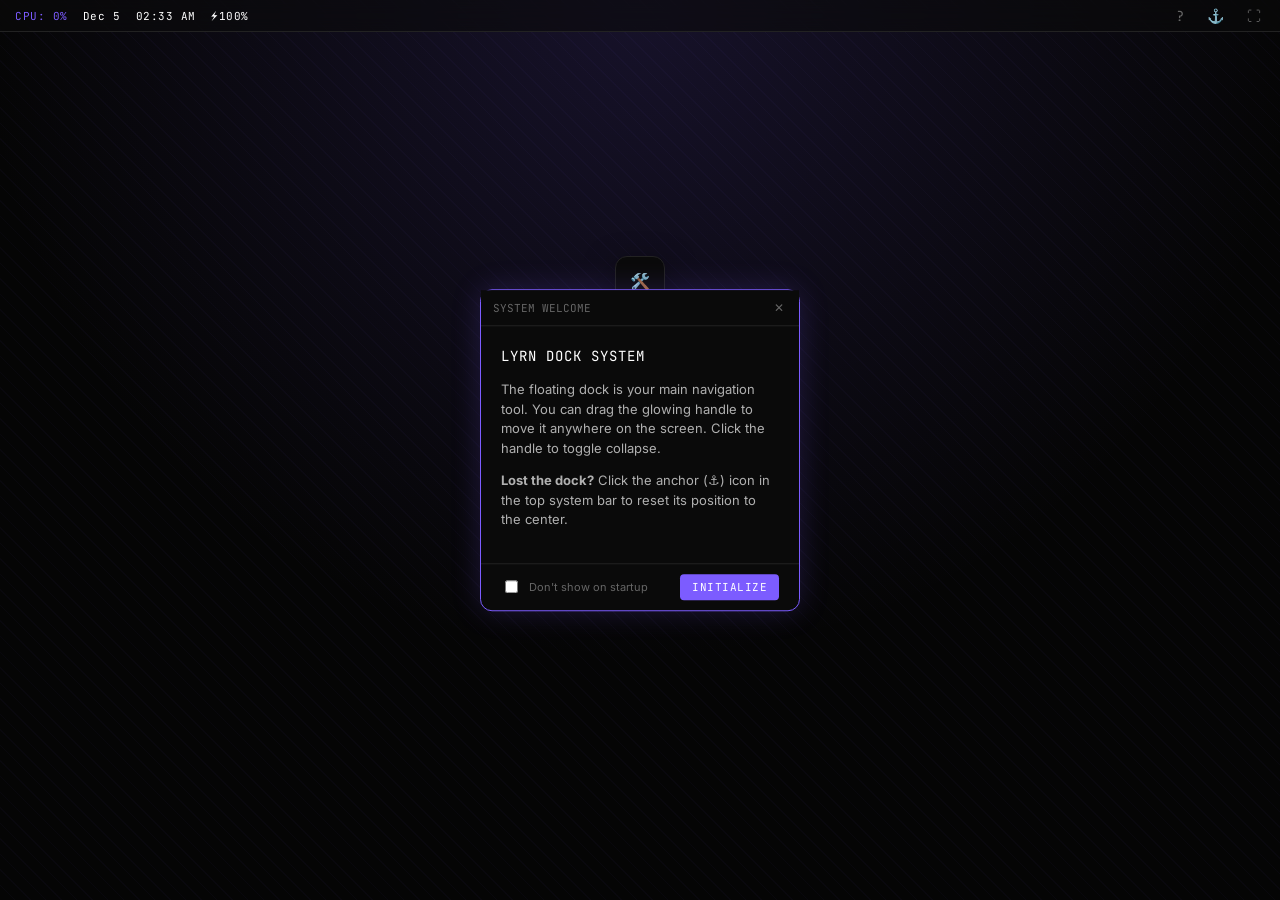
<file: dashboard.html>
<!DOCTYPE html>
<html lang="en">
<head>
    <meta charset="UTF-8">
    <meta name="viewport" content="width=device-width, initial-scale=1.0, maximum-scale=1.0, user-scalable=no">
    <title>LYRN Dashboard v0.56 (Center Dock)</title>
    <link rel="preconnect" href="https://fonts.googleapis.com" />
    <link rel="preconnect" href="https://fonts.gstatic.com" crossorigin />
    <link href="https://fonts.googleapis.com/css2?family=Inter:wght@300;400;500;600&family=JetBrains+Mono:wght@400;500;700&display=swap" rel="stylesheet" />

    <style>
        /* =========================================
           1. CORE VARIABLES & THEME
           ========================================= */
        :root {
            --bg-core: #050505;
            --bg-panel: #0a0a0a;
            --brand-purple: #7c5cff;
            --brand-purple-dim: rgba(124, 92, 255, 0.1);
            --brand-purple-glow: rgba(124, 92, 255, 0.4);
            --text-head: #ffffff;
            --text-body: #b0b0b0;
            --text-dim: #666666;
            --border-color: #222222;
            
            --dock-bg: rgba(20, 20, 20, 0.6);
            --dock-border: rgba(255, 255, 255, 0.1);
            --dock-blur: 20px;

            --font-size-base: 12px;
        }

        body[data-theme="light"] {
            --bg-core: #eef0f4;
            --bg-panel: #ffffff;
            --brand-purple: #6a4ce0;
            --brand-purple-dim: rgba(106, 76, 224, 0.1);
            --brand-purple-glow: rgba(106, 76, 224, 0.3);
            --text-head: #111111;
            --text-body: #333333;
            --text-dim: #555555;
            --border-color: #d1d5db;
            --dock-bg: rgba(255, 255, 255, 0.6);
            --dock-border: rgba(0, 0, 0, 0.1);
        }

        * { box-sizing: border-box; }
        
        body {
            margin: 0; padding: 0; width: 100vw; 
            min-height: 100vh; overflow: hidden; 
            background-color: var(--bg-core);
            font-family: 'Inter', system-ui, sans-serif;
            color: var(--text-body);
            transition: background-color 0.5s ease;
            background-image:
                repeating-linear-gradient(45deg, transparent, transparent 10px, rgba(124, 92, 255, 0.03) 10px, rgba(124, 92, 255, 0.03) 11px),
                radial-gradient(circle at 50% 0%, rgba(124, 92, 255, 0.15) 0%, transparent 60%);
            background-size: auto, 100% 100%;
            background-attachment: fixed;
            font-size: var(--font-size-base);
        }
        
        body.no-select * {
            user-select: none !important;
            -webkit-user-select: none !important;
        }

        /* =========================================
           TOP SYSTEM BAR
           ========================================= */
        #top-system-bar {
            position: fixed; top: 0; left: 0; right: 0;
            height: 32px;
            background: rgba(10, 10, 10, 0.6);
            backdrop-filter: blur(10px);
            border-bottom: 1px solid var(--border-color);
            z-index: 10000;
            display: flex; justify-content: space-between; align-items: center;
            padding: 0 15px;
            user-select: none;
        }

        .bar-section { display: flex; align-items: center; gap: 15px; }
        .system-text {
            font-family: 'JetBrains Mono', monospace;
            font-size: 11px; color: var(--text-head);
            letter-spacing: 0.05em; cursor: help;
        }
        #sys-cpu { color: #7c5cff; } 
        .bar-btn {
            background: transparent; border: none; color: var(--text-dim);
            cursor: pointer; font-family: 'JetBrains Mono'; font-size: 14px;
            padding: 4px; display: flex; align-items: center; justify-content: center;
            transition: color 0.2s;
        }
        .bar-btn:hover { color: var(--text-head); }
        .bar-btn.close-iframe-btn { color: #ff4444; margin-left: 10px; }
        #btn-close-iframe { display: none; }

        /* =========================================
           WINDOW SYSTEM
           ========================================= */
        #desktop-area { position: absolute; top: 32px; left: 0; right: 0; bottom: 0; z-index: 1; pointer-events: none; }
        
        .lyrn-window {
            pointer-events: auto;
            position: absolute; background: var(--bg-panel); border: 1px solid var(--border-color);
            display: flex; flex-direction: column; box-shadow: 0 20px 60px rgba(0,0,0,0.6);
            border-radius: 8px; width: 800px; height: 600px;
            min-width: 300px; min-height: 200px;
            transition: box-shadow 0.2s, opacity 0.2s, transform 0.2s;
            opacity: 0; transform: scale(0.95);
            animation: openWin 0.2s forwards ease-out;
        }
        @keyframes openWin { to { opacity: 1; transform: scale(1); } }

        .lyrn-window.active { border-color: var(--brand-purple); box-shadow: 0 25px 70px rgba(0,0,0,0.7), 0 0 15px var(--brand-purple-dim); }
        .lyrn-window.always-on-top { z-index: 9999 !important; border: 1px solid var(--brand-purple); box-shadow: 0 0 0 1px var(--brand-purple); }
        .lyrn-window.maximized { transition: width 0.2s, height 0.2s, left 0.2s, top 0.2s; }

        .window-header {
            height: 36px; background: var(--bg-panel); border-bottom: 1px solid var(--border-color);
            display: flex; justify-content: space-between; align-items: center; padding: 0 8px 0 12px;
            cursor: grab; user-select: none; flex-shrink: 0;
        }
        .window-header:active { cursor: grabbing; }
        .window-title { font-family: 'JetBrains Mono', monospace; font-size: calc(var(--font-size-base) - 1px); text-transform: uppercase; color: var(--text-dim); }
        
        .win-controls { display: flex; align-items: center; gap: 6px; }
        .win-btn {
            background: transparent; border: none; color: var(--text-dim);
            width: 24px; height: 24px; border-radius: 4px; cursor: pointer;
            display: flex; align-items: center; justify-content: center; font-size: var(--font-size-base);
            transition: all 0.2s;
        }
        .win-btn:hover { background: var(--brand-purple-dim); color: var(--text-head); }
        
        .window-content { flex: 1; position: relative; background: var(--bg-core); overflow: hidden; }
        iframe { width: 100%; height: 100%; border: none; }
        .iframe-shield { position: absolute; top:0; left:0; width:100%; height:100%; z-index:10; display:none; }
        .lyrn-window.is-dragging .iframe-shield, .lyrn-window.is-resizing .iframe-shield { display: block; }

        .resize-handle {
            position: absolute; bottom: 0; right: 0; width: 25px; height: 25px;
            z-index: 20; opacity: 0; cursor: nwse-resize;
            transition: opacity 0.2s;
        }
        .resize-handle::after {
            content:''; position: absolute; bottom: 4px; right: 4px;
            width: 8px; height: 8px; border-right: 2px solid var(--brand-purple); border-bottom: 2px solid var(--brand-purple);
            border-radius: 0 0 2px 0;
        }
        .lyrn-window:hover .resize-handle { opacity: 1; }

        /* New Mobile Resize Handle */
        .mobile-resize-handle {
            position: absolute; bottom: 0; left: 0; width: 100%; height: 24px;
            z-index: 20; display: none; align-items: center; justify-content: center;
            cursor: ns-resize; padding-top: 4px;
        }
        .mobile-resize-handle::after {
            content: ''; width: 40px; height: 4px; background: var(--border-color); border-radius: 2px;
            transition: background 0.2s;
        }
        .mobile-resize-handle:active::after { background: var(--brand-purple); }

        /* =========================================
           FLOATING DOCK (WEBSITE STYLE)
           ========================================= */
        
        /* The main container - Acts as the Anchor */
        #floating-dock {
            position: fixed;
            /* Default position (will be overridden by JS) */
            bottom: 30px;
            right: 30px;
            display: flex;
            flex-direction: column;
            align-items: center;
            justify-content: flex-end; /* Align to bottom so handle stays put */
            
            background: transparent; /* Main container is transparent */
            border: none;
            box-shadow: none;
            z-index: 20000;
            
            /* Allow buttons to pop UP outside the container */
            overflow: visible; 
            width: 50px;
            height: 30px; /* Base height matches handle height */
            
            /* Disable Selection on Dock */
            user-select: none;
            -webkit-user-select: none;
            touch-action: none;
            
            /* Transition for snapping */
            transition: left 0.3s cubic-bezier(0.25, 1, 0.5, 1), top 0.3s cubic-bezier(0.25, 1, 0.5, 1);
        }

        #floating-dock.is-dragging {
            transition: none !important;
            cursor: grabbing;
        }

        /* The content area - Absolute positioned ABOVE the handle */
        #dock-content {
            position: absolute;
            bottom: 100%; /* Push upwards above handle */
            left: 0;
            width: 100%;
            
            display: flex;
            flex-direction: column;
            gap: 8px;
            padding: 8px;
            padding-bottom: 12px; /* Visual gap above handle */
            background: var(--bg-panel);
            border: 1px solid var(--border-color);
            border-radius: 12px;
            box-shadow: 0 10px 30px rgba(0,0,0,0.5);
            margin-bottom: 5px;

            opacity: 1;
            transform: translateY(0) scale(1);
            transform-origin: bottom center;
            transition: all 0.3s cubic-bezier(0.34, 1.56, 0.64, 1); /* Bouncy pop */
            pointer-events: auto;
        }

        /* Collapsed State */
        #floating-dock.dock-collapsed #dock-content {
            opacity: 0;
            transform: translateY(10px) scale(0.8);
            pointer-events: none;
        }

        /* Buttons styling */
        .dock-btn {
            width: 32px !important;
            height: 32px !important;
            border-radius: 6px !important;
            background: transparent;
            border: 1px solid transparent;
            color: var(--text-dim);
            display: flex;
            align-items: center;
            justify-content: center;
            font-size: 16px;
            padding: 0 !important;
            transition: all 0.2s;
            cursor: pointer;
            position: relative;
        }

        .dock-btn:hover {
            background: var(--brand-purple-dim);
            color: var(--brand-purple);
            border-color: var(--brand-purple);
        }

        /* The Handle Container */
        #dock-handle {
            width: 50px; /* Matches container width */
            height: 30px;
            display: flex;
            align-items: center;
            justify-content: center;
            cursor: grab;
            
            background: var(--bg-panel);
            border: 1px solid var(--border-color);
            border-radius: 15px; /* Pill shape */
            box-shadow: 0 4px 10px rgba(0,0,0,0.5);
            transition: background 0.2s, transform 0.2s;
            flex-shrink: 0;
        }

        #dock-handle:active {
            cursor: grabbing;
            transform: scale(0.95);
        }

        /* The Glowing LED Bar */
        .handle-bar {
            width: 20px;
            height: 4px;
            background-color: #ffffff; /* Hot center */
            border-radius: 2px;
            opacity: 1;
            /* Purple LED Glow Effect */
            box-shadow: 0 0 6px var(--brand-purple), 0 0 12px var(--brand-purple);
            transition: all 0.3s;
        }

        #floating-dock:hover .handle-bar {
            background-color: #fff;
            box-shadow: 0 0 8px var(--brand-purple), 0 0 16px var(--brand-purple), 0 0 24px var(--brand-purple);
        }
        
        /* WIGGLE ANIMATION (Edit Mode) */
        @keyframes wiggle {
            0% { transform: rotate(0deg); }
            25% { transform: rotate(-3deg); }
            50% { transform: rotate(0deg); }
            75% { transform: rotate(3deg); }
            100% { transform: rotate(0deg); }
        }
        .dock-btn.wiggle { 
            animation: wiggle 0.3s ease-in-out infinite; 
            background: rgba(255,50,50,0.15); 
            border: 1px solid rgba(255,50,50,0.5); 
            color: #ffcccc;
            transition: none;
        }
        .dock-btn.wiggle:hover { transform: scale(1.05); }

        .active-dot {
            position: absolute; bottom: 2px; left: 50%; transform: translateX(-50%);
            width: 3px; height: 3px; border-radius: 50%;
            background-color: var(--brand-purple);
            box-shadow: 0 0 6px var(--brand-purple); display: none;
        }
        .dock-btn.is-running .active-dot { display: block; }

        /* =========================================
           POPUPS & SETTINGS
           ========================================= */
        #settings-popup {
            position: fixed; 
            width: 260px; background: var(--bg-panel); 
            border: 1px solid var(--dock-border); border-radius: 12px;
            padding: 15px; color: var(--text-body);
            box-shadow: 0 20px 50px rgba(0,0,0,0.6);
            display: none; flex-direction: column; gap: 12px;
            z-index: 20001;
        }
        #settings-popup.show { display: flex; animation: fadeUp 0.2s; }
        @keyframes fadeUp { from{opacity:0; transform:scale(0.95);} to{opacity:1; transform:scale(1);} }
        
        .settings-header { 
            font-family: 'JetBrains Mono'; font-size: 10px; color: var(--text-dim); 
            text-transform: uppercase; border-bottom: 1px solid var(--border-color); padding-bottom: 4px; 
        }
        .settings-row { display: flex; justify-content: space-between; align-items: center; font-size: 12px; }
        
        .btn-full-width {
            width: 100%; background: var(--bg-core); border: 1px solid var(--border-color);
            color: var(--text-head); padding: 8px; border-radius: 6px; cursor: pointer;
            font-size: 11px; text-transform: uppercase; letter-spacing: 0.5px;
            transition: all 0.2s;
        }
        .btn-full-width:hover { background: var(--brand-purple); border-color: var(--brand-purple); }

        /* SLIDER STYLES */
        input[type="range"] {
            -webkit-appearance: none; width: 100px; height: 4px; background: var(--border-color);
            border-radius: 2px; outline: none; opacity: 0.7; transition: opacity .2s;
        }
        input[type="range"]:hover { opacity: 1; }
        input[type="range"]::-webkit-slider-thumb {
            -webkit-appearance: none; appearance: none; width: 12px; height: 12px; border-radius: 50%; 
            background: var(--brand-purple); cursor: pointer;
        }
        input[type="range"]::-moz-range-thumb {
            width: 12px; height: 12px; border-radius: 50%; background: var(--brand-purple); cursor: pointer;
        }

        /* WELCOME POPUP */
        #welcome-popup {
            position: fixed; top: 50%; left: 50%; transform: translate(-50%, -50%);
            width: 320px; background: var(--bg-panel);
            border: 1px solid var(--brand-purple);
            box-shadow: 0 0 30px rgba(124, 92, 255, 0.2);
            border-radius: 12px; z-index: 22000;
            display: none; flex-direction: column;
            animation: popIn 0.3s cubic-bezier(0.175, 0.885, 0.32, 1.275);
        }
        @keyframes popIn { from { opacity: 0; transform: translate(-50%, -45%) scale(0.95); } to { opacity: 1; transform: translate(-50%, -50%) scale(1); } }
        
        .welcome-content { padding: 20px; color: var(--text-body); font-size: 13px; line-height: 1.5; }
        .welcome-footer { padding: 10px 20px; border-top: 1px solid var(--border-color); display: flex; align-items: center; justify-content: space-between; font-size: 11px; color: var(--text-dim); }
        .welcome-title { font-family: 'JetBrains Mono'; color: var(--text-head); font-size: 14px; margin-bottom: 10px; display: block; text-transform: uppercase; letter-spacing: 1px; }

        .cta-btn {
            background: var(--brand-purple); color: #fff; border: none;
            padding: 6px 12px; border-radius: 4px;
            font-family: 'JetBrains Mono'; font-size: 11px;
            cursor: pointer; text-transform: uppercase; letter-spacing: 0.5px;
            transition: all 0.2s;
        }
        .cta-btn:hover { background: #fff; color: var(--brand-purple); box-shadow: 0 0 10px var(--brand-purple-glow); }


        /* EDIT POPUP */
        .edit-popup {
            position: fixed; 
            background: #000; border: 1px solid #333; border-radius: 50px;
            padding: 8px; display: flex; align-items: center; gap: 8px;
            box-shadow: 0 10px 30px rgba(0,0,0,0.9); z-index: 20002;
            animation: fadeUp 0.15s ease-out;
            pointer-events: auto;
        }
        .edit-popup-btn {
            background: #1a1a1a; border: none; color: #fff;
            width: 36px; height: 36px; border-radius: 50%;
            cursor: pointer; display: flex; align-items: center; justify-content: center;
            font-size: 16px; transition: background 0.2s;
        }
        .edit-popup-btn:hover { background: #333; }
        .edit-popup-btn.danger { color: #ff5555; }
        .edit-popup-btn.danger:hover { background: #500; color: #fff; }
        .edit-popup-sep { width: 1px; height: 20px; background: #333; }

        /* EDIT MODE BANNER */
        #edit-mode-banner {
            position: fixed; top: 40px; left: 50%; transform: translateX(-50%);
            background: var(--brand-purple); color: #fff;
            padding: 8px 16px; border-radius: 30px;
            font-family: 'JetBrains Mono', monospace; font-size: 12px;
            display: none; align-items: center; gap: 10px;
            box-shadow: 0 5px 20px rgba(0,0,0,0.5); z-index: 21000;
        }
        #edit-mode-banner button {
            background: rgba(0,0,0,0.2); border: none; color: white;
            padding: 4px 8px; border-radius: 4px; cursor: pointer;
            font-family: inherit; font-size: 10px; text-transform: uppercase;
        }
        #edit-mode-banner button:hover { background: rgba(0,0,0,0.4); }

        /* Toggle Switch */
        .toggle-switch { position: relative; width: 32px; height: 18px; display: inline-block; }
        .toggle-switch input { opacity: 0; width: 0; height: 0; }
        .toggle-slider { position: absolute; cursor: pointer; top: 0; left: 0; right: 0; bottom: 0; background-color: var(--border-color); transition: .4s; border-radius: 18px; }
        .toggle-slider:before { position: absolute; content: ""; height: 12px; width: 12px; left: 3px; bottom: 3px; background-color: var(--text-dim); transition: .4s; border-radius: 50%; }
        input:checked + .toggle-slider { background-color: var(--brand-purple); }
        input:checked + .toggle-slider:before { transform: translateX(14px); background-color: white; }

        /* =========================================
           MEDIA QUERIES
           ========================================= */
        @media (max-width: 600px) {
            /* STACKED CARD LAYOUT FOR MOBILE */
            #desktop-area {
                display: flex;
                flex-direction: column;
                justify-content: flex-start;
                padding: 15px;
                padding-top: 10px;
                padding-bottom: 120px; /* Clearance for floating dock */
                gap: 20px;
                overflow-y: auto;
                pointer-events: auto; /* Enable scroll interaction */
                background: rgba(0,0,0,0.2); 
            }

            .lyrn-window {
                /* Force Relative Stack Behavior */
                position: relative !important; 
                top: auto !important;
                left: auto !important;
                
                /* Card Dimensions */
                width: 100% !important;
                height: 65vh; /* Open height - Removed !important for resizing */
                min-height: 200px;
                
                /* Visual Style */
                margin: 0 !important;
                border-radius: 16px !important;
                box-shadow: 0 10px 30px rgba(0,0,0,0.5) !important;
                
                /* Disable Desktop Animations/Logic */
                transform: none !important;
                opacity: 1 !important;
                flex-shrink: 0;
                
                /* Smooth entry */
                animation: slideUp 0.3s ease-out forwards !important;
            }

            @keyframes slideUp {
                from { opacity: 0; transform: translateY(20px); }
                to { opacity: 1; transform: translateY(0); }
            }
            
            /* Hide Resize/Drag UI */
            .resize-handle { display: none !important; }
            .mobile-resize-handle { display: flex; } /* Show mobile handle */
            
            .window-header { cursor: default !important; }
            .win-controls .win-btn:first-child { display: none; } /* Hide Maximize */
        }
    </style>
</head>
<body data-theme="dark">

    <div id="top-system-bar">
        <div class="bar-section">
            <span class="system-text" id="sys-cpu">CPU: 0%</span>
            <span class="system-text" id="sys-date">...</span>
            <span class="system-text" id="sys-clock">...</span>
            <span class="system-text" id="sys-battery"></span>
        </div>
        <div class="bar-section">
            <button class="bar-btn" title="Help" onclick="openWelcome()">?</button>
            <button class="bar-btn" title="Reset Dock" onclick="resetDock()">⚓</button>
            <button class="bar-btn" title="Fullscreen" onclick="toggleDashboardFullscreen()">⛶</button>
            <button class="bar-btn close-iframe-btn" id="btn-close-iframe" onclick="closeDashboard()">✕</button>
        </div>
    </div>

    <div id="edit-mode-banner">
        <span>EDIT MODE ACTIVE</span>
        <button onclick="disableEditMode()">DONE</button>
    </div>

    <div id="desktop-area"></div>

    <div id="welcome-popup">
        <div class="window-header">
            <span class="window-title">System Welcome</span>
            <button class="win-btn" onclick="closeWelcome()">✕</button>
        </div>
        <div class="welcome-content">
            <span class="welcome-title">LYRN Dock System</span>
            <p>The floating dock is your main navigation tool. You can drag the glowing handle to move it anywhere on the screen. Click the handle to toggle collapse.</p>
            <p><strong>Lost the dock?</strong> Click the anchor (⚓) icon in the top system bar to reset its position to the center.</p>
        </div>
        <div class="welcome-footer">
            <label style="display:flex; align-items:center; gap:8px; cursor:pointer;">
                <input type="checkbox" id="chk-hide-welcome" onchange="toggleHideWelcome(this.checked)">
                Don't show on startup
            </label>
            <button class="cta-btn" onclick="closeWelcome()">INITIALIZE</button>
        </div>
    </div>

    <div id="settings-popup">
        <div class="settings-header">General</div>
        <div class="settings-row">
            <span>Dark Mode</span>
            <label class="toggle-switch">
                <input type="checkbox" id="setting-theme" checked onchange="toggleTheme(this.checked)">
                <span class="toggle-slider"></span>
            </label>
        </div>
        <div class="settings-row">
            <span>Pin Open</span>
            <label class="toggle-switch">
                <input type="checkbox" id="setting-dock-pin" checked onchange="toggleDockPin(this.checked)">
                <span class="toggle-slider"></span>
            </label>
        </div>
        <div class="settings-row">
            <span>Font Size: <b id="font-size-display">12</b>px</span>
            <input type="range" id="setting-font-size" min="10" max="18" step="1" value="12" oninput="updateFontSize(this.value)">
        </div>
        
        <div class="settings-header" style="margin-top:5px;">Layout</div>
        <button class="btn-full-width" onclick="enableEditMode()">Edit Dock Order</button>
        
        <div class="settings-header" style="margin-top:5px;">Modules</div>
        <div id="module-list-container"></div>
    </div>

    <div id="floating-dock">
        <div id="dock-content"></div>

        <div id="dock-handle" title="Drag to Move | Click to Toggle">
            <div class="handle-bar"></div>
        </div>
    </div>

    <script>
        /* =========================================================================
           CONFIG & STATE
           ========================================================================= */
        const MODULE_REGISTRY = [
            { id: "mod_builder", file: "Snapshot Builder.html", name: "Snapshot Builder", icon: "🛠️" },
            { id: "mod_job_manager", file: "Job Manager.html", name: "Job Automation", icon: "🤖" },
            { id: "mod_asset_shop", file: "Asset Shop.html", name: "Asset Shop", icon: "🛍️" },
        ];

        let appSettings = {
            activeModules: ['mod_builder', 'mod_job_manager', 'mod_asset_shop'],
            dockPinned: true, 
            dockPos: null, // Initial null to trigger center calculation
            theme: 'dark',
            fontSize: 12
        };

        let zIndexCounter = 100;
        let activeWindows = new Set();
        let isEditMode = false;
        
        const isTouch = ('ontouchstart' in window) || (navigator.maxTouchPoints > 0);

        document.addEventListener('DOMContentLoaded', () => {
            loadSettings();
            renderDock();
            initDockDrag();
            startClock();
            startCpuMonitor();
            initSystemMonitor(); 
            checkIfIframe();
            checkWelcome();
            
            document.getElementById('setting-dock-pin').checked = appSettings.dockPinned;
            document.getElementById('setting-theme').checked = (appSettings.theme === 'dark');
            
            // Initialize Font Size Slider
            document.getElementById('setting-font-size').value = appSettings.fontSize;
            updateFontSize(appSettings.fontSize, false); // False = don't save yet, just apply

            // Handle clicking outside
            document.addEventListener('click', (e) => {
                // Settings Popup
                const setPop = document.getElementById('settings-popup');
                if(setPop.classList.contains('show') && !e.target.closest('#settings-popup') && !e.target.closest('#btn_settings')) {
                    setPop.classList.remove('show');
                }
                
                // Edit Mode - Exit if clicking outside dock/popups
                if(isEditMode && !e.target.closest('#floating-dock') && !e.target.closest('.edit-popup') && !e.target.closest('#edit-mode-banner') && !e.target.closest('#settings-popup')) {
                    disableEditMode();
                }
            });
        });

        /* =========================================
           DOCK LOGIC
           ========================================= */
        function renderDock() {
            const container = document.getElementById('dock-content');
            const modContainer = document.getElementById('module-list-container');
            container.innerHTML = '';
            modContainer.innerHTML = '';
            
            // 1. Module List (Settings) - Render from Registry (Fixed Order)
            MODULE_REGISTRY.forEach(mod => {
                const isActive = appSettings.activeModules.includes(mod.id);
                const row = document.createElement('div');
                row.className = 'settings-row';
                row.innerHTML = `<span>${mod.name}</span><label class="toggle-switch"><input type="checkbox" ${isActive ? 'checked' : ''} onchange="toggleModuleActive('${mod.id}', this.checked)"><span class="toggle-slider"></span></label>`;
                modContainer.appendChild(row);
            });

            // 2. Dock Icons - Render from ActiveModules (Dynamic Order)
            appSettings.activeModules.forEach(modId => {
                const mod = MODULE_REGISTRY.find(m => m.id === modId);
                if (!mod) return; // Skip if ID invalid

                const btn = document.createElement('button');
                btn.className = 'dock-btn';
                if(isEditMode) btn.classList.add('wiggle'); 
                
                btn.id = 'btn_' + mod.id;
                btn.innerHTML = `${mod.icon}<div class="active-dot"></div>`;
                
                btn.onclick = (e) => {
                    e.stopPropagation();
                    e.preventDefault();
                    if(isEditMode) {
                        openEditPopup(e, mod);
                    } else {
                        toggleWindow(mod);
                    }
                };
                container.appendChild(btn);
            });

            // 3. Settings Button
            const settingsBtn = document.createElement('button');
            settingsBtn.className = 'dock-btn';
            settingsBtn.innerHTML = '⚙️';
            settingsBtn.id = 'btn_settings';
            
            if(isEditMode) {
                 settingsBtn.style.opacity = '0.3';
                 settingsBtn.style.pointerEvents = 'none';
            }

            settingsBtn.onclick = (e) => {
                e.stopPropagation();
                if(isEditMode) return;
                const popup = document.getElementById('settings-popup');
                
                const dockRect = document.getElementById('floating-dock').getBoundingClientRect();
                
                // Position Settings Popup relative to dock
                const popupW = 260; 
                let leftPos = dockRect.left - popupW - 15;
                if(leftPos < 10) leftPos = dockRect.right + 15;

                popup.style.top = (dockRect.top - 100) + 'px';
                popup.style.left = leftPos + 'px';
                
                popup.classList.toggle('show');
            };
            container.appendChild(settingsBtn);

            updateDockIndicators();
        }

        /* =========================================
           WEBSITE STYLE DRAG (GRID SNAP)
           ========================================= */
        function initDockDrag() {
            const dock = document.getElementById('floating-dock');
            const handle = document.getElementById('dock-handle');
            
            // Apply saved position OR CENTER DEFAULT
            if (appSettings.dockPos) {
                 dock.style.bottom = 'auto';
                 dock.style.right = 'auto';
                 dock.style.left = appSettings.dockPos.left + 'px';
                 dock.style.top = appSettings.dockPos.top + 'px';
            } else {
                 // Calculate Center
                 const startLeft = (window.innerWidth / 2) - 25; // 50px width / 2
                 const startTop = (window.innerHeight / 2) - 15; // 30px height / 2
                 
                 dock.style.bottom = 'auto';
                 dock.style.right = 'auto';
                 dock.style.left = startLeft + 'px';
                 dock.style.top = startTop + 'px';
            }
            
            if(!appSettings.dockPinned) {
                dock.classList.add('dock-collapsed');
            }

            let isDragging = false;
            let startX, startY, initialLeft, initialTop;
            let hasMoved = false;

            // 1. Drag Functionality
            handle.addEventListener('mousedown', startDrag);
            handle.addEventListener('touchstart', startDrag, {passive: false});

            function startDrag(e) {
                if(e.type === 'touchstart') e.preventDefault();

                isDragging = true;
                hasMoved = false; 
                dock.classList.add('is-dragging');

                const clientX = e.type === 'touchstart' ? e.touches[0].clientX : e.clientX;
                const clientY = e.type === 'touchstart' ? e.touches[0].clientY : e.clientY;

                startX = clientX;
                startY = clientY;

                const rect = dock.getBoundingClientRect();
                initialLeft = rect.left;
                initialTop = rect.top;

                // Ensure absolute positioning
                dock.style.bottom = 'auto';
                dock.style.right = 'auto';
                dock.style.left = `${initialLeft}px`;
                dock.style.top = `${initialTop}px`;

                document.addEventListener('mousemove', onDrag);
                document.addEventListener('mouseup', stopDrag);
                document.addEventListener('touchmove', onDrag, {passive: false});
                document.addEventListener('touchend', stopDrag);
            }

            function onDrag(e) {
                if (!isDragging) return;
                if(e.cancelable) e.preventDefault(); 

                const clientX = e.type === 'touchmove' ? e.touches[0].clientX : e.clientX;
                const clientY = e.type === 'touchmove' ? e.touches[0].clientY : e.clientY;

                const dx = clientX - startX;
                const dy = clientY - startY;

                if (Math.abs(dx) + Math.abs(dy) > 5) hasMoved = true;

                let newLeft = initialLeft + dx;
                let newTop = initialTop + dy;

                const maxLeft = window.innerWidth - dock.offsetWidth;
                const maxTop = window.innerHeight - dock.offsetHeight;

                if (newLeft < 0) newLeft = 0;
                if (newLeft > maxLeft) newLeft = maxLeft;
                if (newTop < 32) newTop = 32; // Respect top bar
                if (newTop > maxTop) newTop = maxTop;

                dock.style.left = `${newLeft}px`;
                dock.style.top = `${newTop}px`;
            }

            function stopDrag() {
                isDragging = false;
                dock.classList.remove('is-dragging');

                document.removeEventListener('mousemove', onDrag);
                document.removeEventListener('mouseup', stopDrag);
                document.removeEventListener('touchmove', onDrag);
                document.removeEventListener('touchend', stopDrag);

                if (hasMoved) {
                    // Snap to Grid
                    const rect = dock.getBoundingClientRect();
                    const gridSize = 40; 
                    const safeMargin = 20; 

                    let currentLeft = rect.left;
                    let currentTop = rect.top;

                    let finalLeft = Math.round(currentLeft / gridSize) * gridSize;
                    let finalTop = Math.round(currentTop / gridSize) * gridSize;

                    const maxLeft = window.innerWidth - rect.width - safeMargin;
                    const maxTop = window.innerHeight - rect.height - safeMargin;

                    if (finalLeft < safeMargin) finalLeft = safeMargin;
                    if (finalLeft > maxLeft) finalLeft = maxLeft;
                    if (finalTop < 32 + safeMargin) finalTop = 32 + safeMargin;
                    if (finalTop > maxTop) finalTop = maxTop;

                    dock.style.left = `${finalLeft}px`;
                    dock.style.top = `${finalTop}px`;
                    
                    appSettings.dockPos = { left: finalLeft, top: finalTop };
                    saveSettings();
                } else {
                    // It was a click, not a drag
                    dock.classList.toggle('dock-collapsed');
                }
            }
        }

        /* =========================================
           EDIT MODE
           ========================================= */
        function enableEditMode() {
            isEditMode = true;
            document.getElementById('settings-popup').classList.remove('show');
            document.getElementById('edit-mode-banner').style.display = 'flex';
            document.getElementById('floating-dock').classList.remove('dock-collapsed');
            renderDock(); 
        }

        function disableEditMode() {
            isEditMode = false;
            document.getElementById('edit-mode-banner').style.display = 'none';
            document.querySelectorAll('.edit-popup').forEach(p => p.remove());
            
            if(!appSettings.dockPinned) {
                document.getElementById('floating-dock').classList.add('dock-collapsed');
            }
            renderDock();
        }

        function openEditPopup(e, mod) {
            document.querySelectorAll('.edit-popup').forEach(p => p.remove());
            const popup = document.createElement('div');
            popup.className = 'edit-popup';
            
            // Vertical Stack logic
            const prev = '↑';
            const next = '↓';

            popup.innerHTML = `
                <button class="edit-popup-btn" onclick="moveApp('${mod.id}', -1)">${prev}</button>
                <button class="edit-popup-btn" onclick="moveApp('${mod.id}', 1)">${next}</button>
                <div class="edit-popup-sep"></div>
                <button class="edit-popup-btn danger" onclick="confirmRemoveApp('${mod.id}')">🗑</button>
            `;
            
            document.body.appendChild(popup);
            
            const btnRect = e.currentTarget.getBoundingClientRect();
            let top = btnRect.top;
            let left = btnRect.left - 160;

            if (left < 10) left = btnRect.right + 10;
            
            popup.style.top = top + 'px';
            popup.style.left = left + 'px';
            
            e.stopPropagation();
        }

        function moveApp(modId, dir) {
            const idx = appSettings.activeModules.indexOf(modId);
            if (idx === -1) return;
            
            const newIdx = idx + dir;
            if (newIdx >= 0 && newIdx < appSettings.activeModules.length) {
                const temp = appSettings.activeModules[idx];
                appSettings.activeModules[idx] = appSettings.activeModules[newIdx];
                appSettings.activeModules[newIdx] = temp;
                saveSettings(); renderDock();
                document.querySelectorAll('.edit-popup').forEach(p => p.remove());
            }
        }
        
        function confirmRemoveApp(modId) {
            if(confirm('Are you sure you want to remove this app from the dock?')) {
                toggleModuleActive(modId, false);
                document.querySelectorAll('.edit-popup').forEach(p => p.remove());
            }
        }

        /* =========================================
           HELPERS
           ========================================= */
        function toggleWindow(mod) {
            const id = 'win_' + mod.id;
            const el = document.getElementById(id);
            if(el) {
                if(el.style.display === 'none') {
                    el.style.display = 'flex'; el.style.zIndex = ++zIndexCounter;
                    el.classList.remove('minimized');
                } else {
                    el.style.display = 'none'; 
                }
            } else {
                createWindow(mod);
            }
            updateDockIndicators();
        }
        
        function createWindow(mod) {
            const id = 'win_' + mod.id;
            const area = document.getElementById('desktop-area');
            const win = document.createElement('div');
            win.className = 'lyrn-window active';
            win.id = id;
            win.style.zIndex = ++zIndexCounter;
            
            const isMobileWidth = window.innerWidth <= 600;
            const startW = isMobileWidth ? '100%' : (isTouch ? '90%' : '800px');
            const startH = isMobileWidth ? '65vh' : (isTouch ? '80%' : '600px');
            
            win.style.width = startW; 
            win.style.height = startH;
            
            const offset = (activeWindows.size * 30) + 50;
            if(!isMobileWidth) {
                 win.style.left = isTouch ? '5%' : offset + 'px';
                 win.style.top = isTouch ? '10%' : offset + 'px';
            }

            win.innerHTML = `
                <div class="window-header">
                    <span class="window-title">${mod.name}</span>
                    <div class="win-controls">
                         <button class="win-btn" onclick="toggleMaximize(this)">☐</button>
                         <button class="win-btn close-btn" onclick="closeWindow('${mod.id}')">✕</button>
                    </div>
                </div>
                <div class="window-content">
                    <div class="iframe-shield"></div>
                    <iframe src="modules/${mod.file}"></iframe>
                </div>
                <div class="resize-handle"></div>
                <div class="mobile-resize-handle"></div>
            `;
            
            const iframe = win.querySelector('iframe');
            // Inject Font Size on Load
            iframe.onload = () => {
                iframe.contentWindow.postMessage({ type: 'THEME_CHANGE', theme: appSettings.theme }, '*');
                iframe.contentWindow.postMessage({ type: 'FONT_CHANGE', fontSize: appSettings.fontSize }, '*');
            };

            setupWindowDrag(win);
            setupWindowResize(win);
            setupMobileResize(win);
            win.onmousedown = () => { win.style.zIndex = ++zIndexCounter; updateDockIndicators(); };
            win.ontouchstart = () => { win.style.zIndex = ++zIndexCounter; updateDockIndicators(); };
            area.appendChild(win);
            activeWindows.add(mod.id);
            updateDockIndicators();
        }

        function closeWindow(modId) {
            const win = document.getElementById('win_' + modId);
            if(win) win.remove();
            activeWindows.delete(modId);
            updateDockIndicators();
        }

        function setupWindowResize(win) {
            const handle = win.querySelector('.resize-handle');
            const startResize = (e) => {
                e.preventDefault(); e.stopPropagation();
                const startX = e.touches ? e.touches[0].clientX : e.clientX;
                const startY = e.touches ? e.touches[0].clientY : e.clientY;
                const startW = win.offsetWidth; const startH = win.offsetHeight;
                win.classList.add('is-resizing');
                const doResize = (ev) => {
                    const curX = ev.touches ? ev.touches[0].clientX : ev.clientX;
                    const curY = ev.touches ? ev.touches[0].clientY : ev.clientY;
                    const newW = startW + (curX - startX); const newH = startH + (curY - startY);
                    if(newW > 250) win.style.width = newW + 'px';
                    if(newH > 150) win.style.height = newH + 'px';
                };
                const stopResize = () => {
                    win.classList.remove('is-resizing');
                    window.removeEventListener('mousemove', doResize); window.removeEventListener('mouseup', stopResize);
                    window.removeEventListener('touchmove', doResize); window.removeEventListener('touchend', stopResize);
                };
                window.addEventListener('mousemove', doResize); window.addEventListener('mouseup', stopResize);
                window.addEventListener('touchmove', doResize, {passive:false}); window.addEventListener('touchend', stopResize);
            };
            handle.addEventListener('mousedown', startResize); handle.addEventListener('touchstart', startResize, {passive:false});
        }
        
        function setupMobileResize(win) {
            const handle = win.querySelector('.mobile-resize-handle');
            if(!handle) return;
            
            const startResize = (e) => {
                e.preventDefault(); e.stopPropagation();
                // For mobile touches use first touch, fallback to mouse for testing
                const startY = e.touches ? e.touches[0].clientY : e.clientY;
                const startH = win.offsetHeight;
                
                win.classList.add('is-resizing');
                
                const doResize = (ev) => {
                    // Prevent page scroll
                    if(ev.cancelable) ev.preventDefault(); 
                    const curY = ev.touches ? ev.touches[0].clientY : ev.clientY;
                    const newH = startH + (curY - startY);
                    
                    if(newH > 150) win.style.height = newH + 'px';
                };
                
                const stopResize = () => {
                    win.classList.remove('is-resizing');
                    window.removeEventListener('touchmove', doResize); window.removeEventListener('touchend', stopResize);
                    window.removeEventListener('mousemove', doResize); window.removeEventListener('mouseup', stopResize);
                };
                
                window.addEventListener('touchmove', doResize, {passive: false}); window.addEventListener('touchend', stopResize);
                window.addEventListener('mousemove', doResize); window.addEventListener('mouseup', stopResize);
            };
            
            handle.addEventListener('touchstart', startResize, {passive: false});
            handle.addEventListener('mousedown', startResize);
        }

        function setupWindowDrag(win) {
            const header = win.querySelector('.window-header');
            const startDrag = (e) => {
                if(e.target.closest('button')) return;
                if(win.classList.contains('maximized')) return;
                const startX = e.touches ? e.touches[0].clientX : e.clientX;
                const startY = e.touches ? e.touches[0].clientY : e.clientY;
                const startLeft = win.offsetLeft; const startTop = win.offsetTop;
                win.classList.add('is-dragging');
                const doDrag = (ev) => {
                    ev.preventDefault();
                    const curX = ev.touches ? ev.touches[0].clientX : ev.clientX;
                    const curY = ev.touches ? ev.touches[0].clientY : ev.clientY;
                    win.style.left = (startLeft + (curX - startX)) + 'px';
                    win.style.top = (startTop + (curY - startY)) + 'px';
                };
                const stopDrag = () => {
                    win.classList.remove('is-dragging');
                    window.removeEventListener('mousemove', doDrag); window.removeEventListener('touchmove', doDrag);
                };
                window.addEventListener('mousemove', doDrag); window.addEventListener('mouseup', stopDrag);
                window.addEventListener('touchmove', doDrag, {passive:false}); window.addEventListener('touchend', stopDrag);
            };
            header.addEventListener('mousedown', startDrag); header.addEventListener('touchstart', startDrag, {passive:false});
        }

        function updateDockIndicators() {
            document.querySelectorAll('.dock-btn').forEach(btn => btn.classList.remove('is-running'));
            activeWindows.forEach(id => {
                const btn = document.getElementById('btn_' + id);
                if(btn && document.getElementById('win_' + id) && document.getElementById('win_' + id).style.display !== 'none') {
                    btn.classList.add('is-running');
                }
            });
        }

        function resetDock() {
            // Recalculate center
            const startLeft = (window.innerWidth / 2) - 25; 
            const startTop = (window.innerHeight / 2) - 15;
            
            appSettings.dockPos = { left: startLeft, top: startTop };
            appSettings.dockPinned = true;
            document.getElementById('setting-dock-pin').checked = true;
            
            const dock = document.getElementById('floating-dock');
            dock.style.bottom = 'auto';
            dock.style.right = 'auto';
            dock.style.left = startLeft + 'px';
            dock.style.top = startTop + 'px';
            dock.classList.remove('dock-collapsed');
            saveSettings(); 
        }
        function toggleTheme(isDark) { 
            const theme = isDark ? 'dark' : 'light';
            document.body.setAttribute('data-theme', theme); 
            appSettings.theme = theme; 
            saveSettings();
            
            // Broadcast
            document.querySelectorAll('iframe').forEach(f => {
                f.contentWindow.postMessage({ type: 'THEME_CHANGE', theme: theme }, '*');
            });
        }
        
        function updateFontSize(size, save = true) {
            document.documentElement.style.setProperty('--font-size-base', size + 'px');
            document.getElementById('font-size-display').innerText = size;
            
            appSettings.fontSize = parseInt(size);
            if(save) saveSettings();
            
            // Broadcast to all active windows
            document.querySelectorAll('iframe').forEach(f => {
                f.contentWindow.postMessage({ type: 'FONT_CHANGE', fontSize: size }, '*');
            });
        }
        
        function toggleDockPin(pinned) { 
            appSettings.dockPinned = pinned; 
            const dock = document.getElementById('floating-dock'); 
            pinned ? dock.classList.remove('dock-collapsed') : dock.classList.add('dock-collapsed'); 
            saveSettings(); 
        }
        
        function toggleModuleActive(modId, active) { if(active) { if(!appSettings.activeModules.includes(modId)) appSettings.activeModules.push(modId); } else { appSettings.activeModules = appSettings.activeModules.filter(m => m !== modId); } saveSettings(); renderDock(); }
        function toggleMaximize(btn) { const win = btn.closest('.lyrn-window'); if(win.classList.contains('maximized')) { win.classList.remove('maximized'); win.style.cssText = win.dataset.cache || ''; } else { win.dataset.cache = win.style.cssText; win.classList.add('maximized'); win.style.top = '32px'; win.style.left = '0'; win.style.width = '100%'; win.style.height = 'calc(100% - 32px)'; } }
        function saveSettings() { localStorage.setItem('lyrn-settings', JSON.stringify(appSettings)); }
        function loadSettings() { const s = localStorage.getItem('lyrn-settings'); if(s) appSettings = { ...appSettings, ...JSON.parse(s) }; if(appSettings.theme) document.body.setAttribute('data-theme', appSettings.theme); }
        
        function startClock() { 
            const timeEl = document.getElementById('sys-clock'); 
            const dateEl = document.getElementById('sys-date');
            
            // Update immediately
            updateTime();
            setInterval(updateTime, 1000);

            function updateTime() {
                const n = new Date();
                if(timeEl) timeEl.innerText = n.toLocaleTimeString([], {hour:'2-digit', minute:'2-digit'});
                if(dateEl) dateEl.innerText = n.toLocaleDateString([], {month: 'short', day: 'numeric'});
            }
        }
        
        function startCpuMonitor() {
            const el = document.getElementById('sys-cpu');
            if(!el) return;
            const cores = navigator.hardwareConcurrency || 4; 
            
            setInterval(() => {
                const load = Math.floor(Math.random() * 30) + 10; 
                el.innerText = `CORE_${cores} :: ${load}%`;
            }, 2000);
        }

        function initSystemMonitor() { 
            if('getBattery' in navigator) {
                navigator.getBattery().then(b => { 
                    const update = () => {
                        const icon = b.charging ? '⚡' : '';
                        document.getElementById('sys-battery').innerText = icon + Math.round(b.level*100) + '%';
                    };
                    update(); 
                    b.addEventListener('levelchange', update); 
                    b.addEventListener('chargingchange', update);
                }); 
            }
        }
        function toggleDashboardFullscreen() { !document.fullscreenElement ? document.documentElement.requestFullscreen() : document.exitFullscreen(); }
        function checkIfIframe() { if(window.self !== window.top) document.getElementById('btn-close-iframe').style.display = 'flex'; }
        function closeDashboard() { window.parent.postMessage({ type: 'CLOSE_DASHBOARD' }, '*'); }

        /* Welcome Popup Logic */
        function checkWelcome() {
            const hidden = localStorage.getItem('lyrn-welcome-hidden');
            document.getElementById('chk-hide-welcome').checked = (hidden === 'true');
            if(hidden !== 'true') openWelcome();
        }
        function openWelcome() {
            document.getElementById('welcome-popup').style.display = 'flex';
        }
        function closeWelcome() {
            document.getElementById('welcome-popup').style.display = 'none';
        }
        function toggleHideWelcome(isChecked) {
            localStorage.setItem('lyrn-welcome-hidden', isChecked);
        }
    </script>
</body>
</html>
</file>
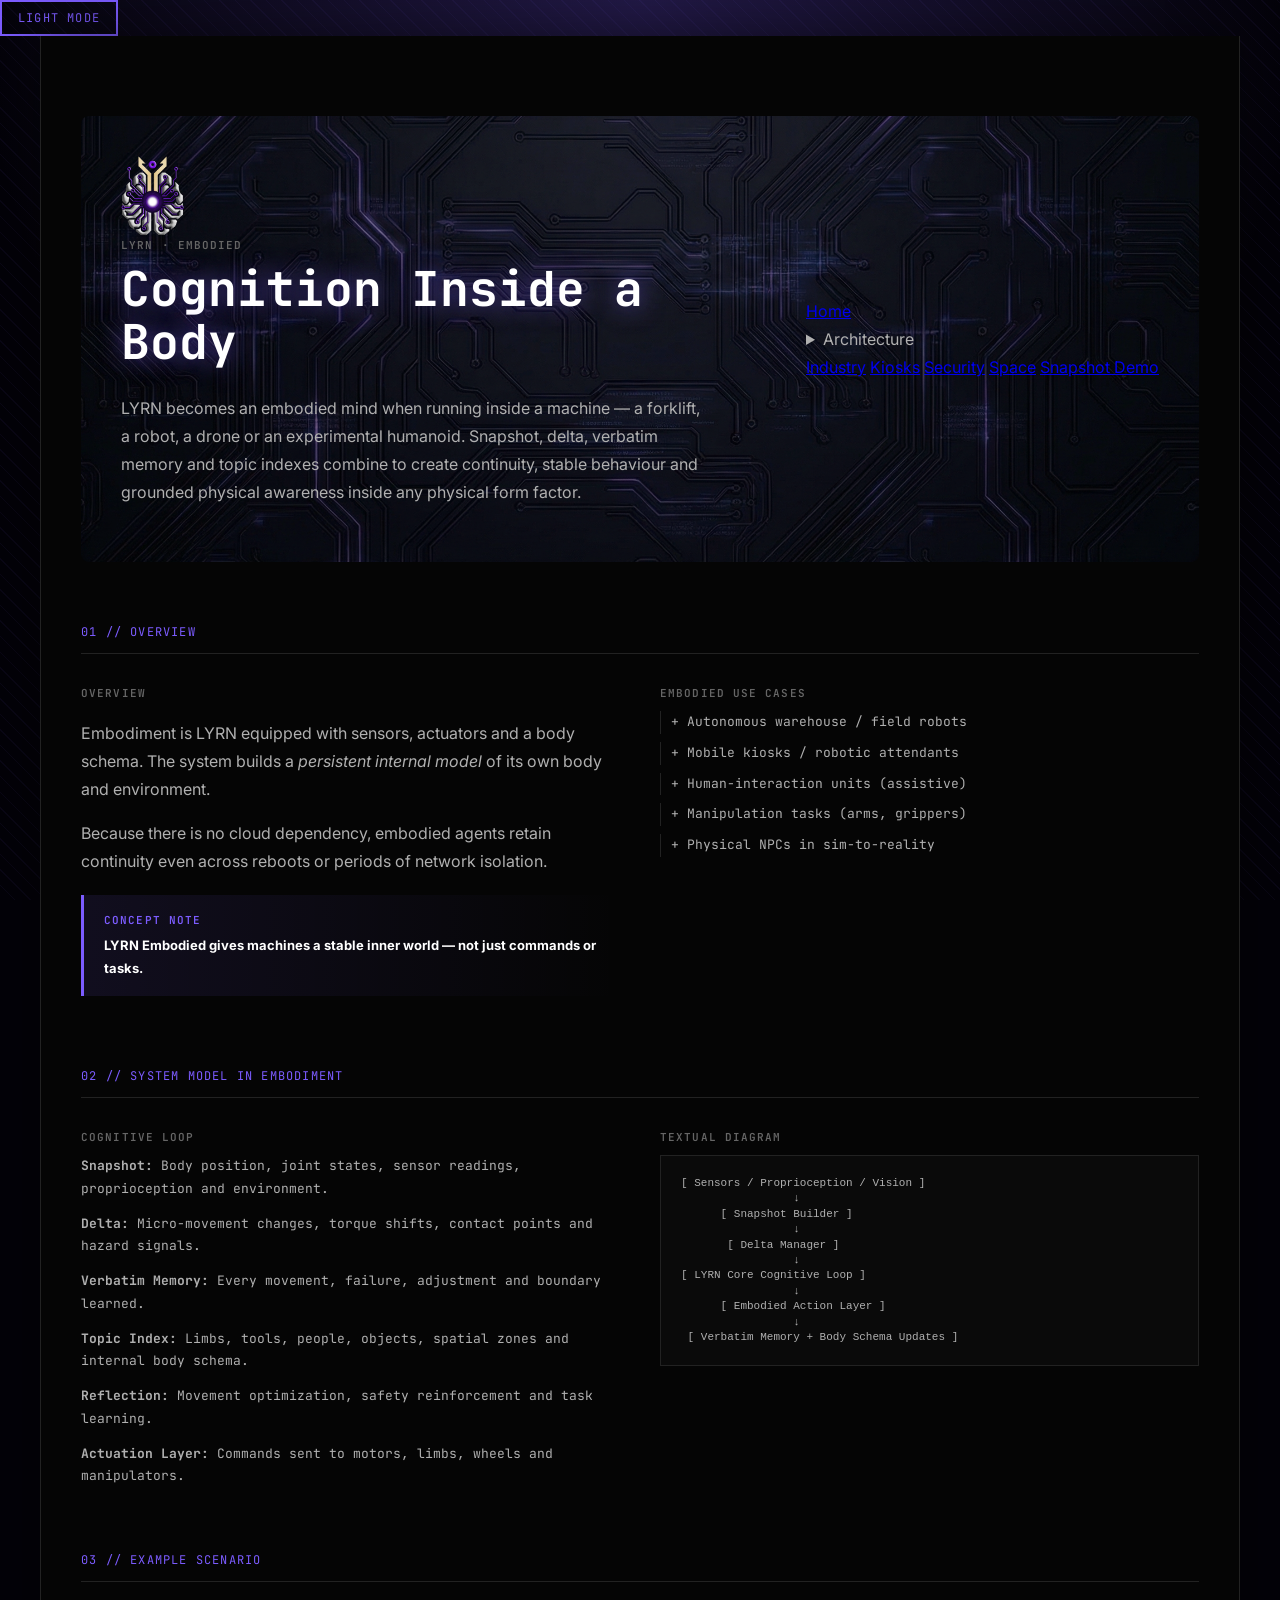
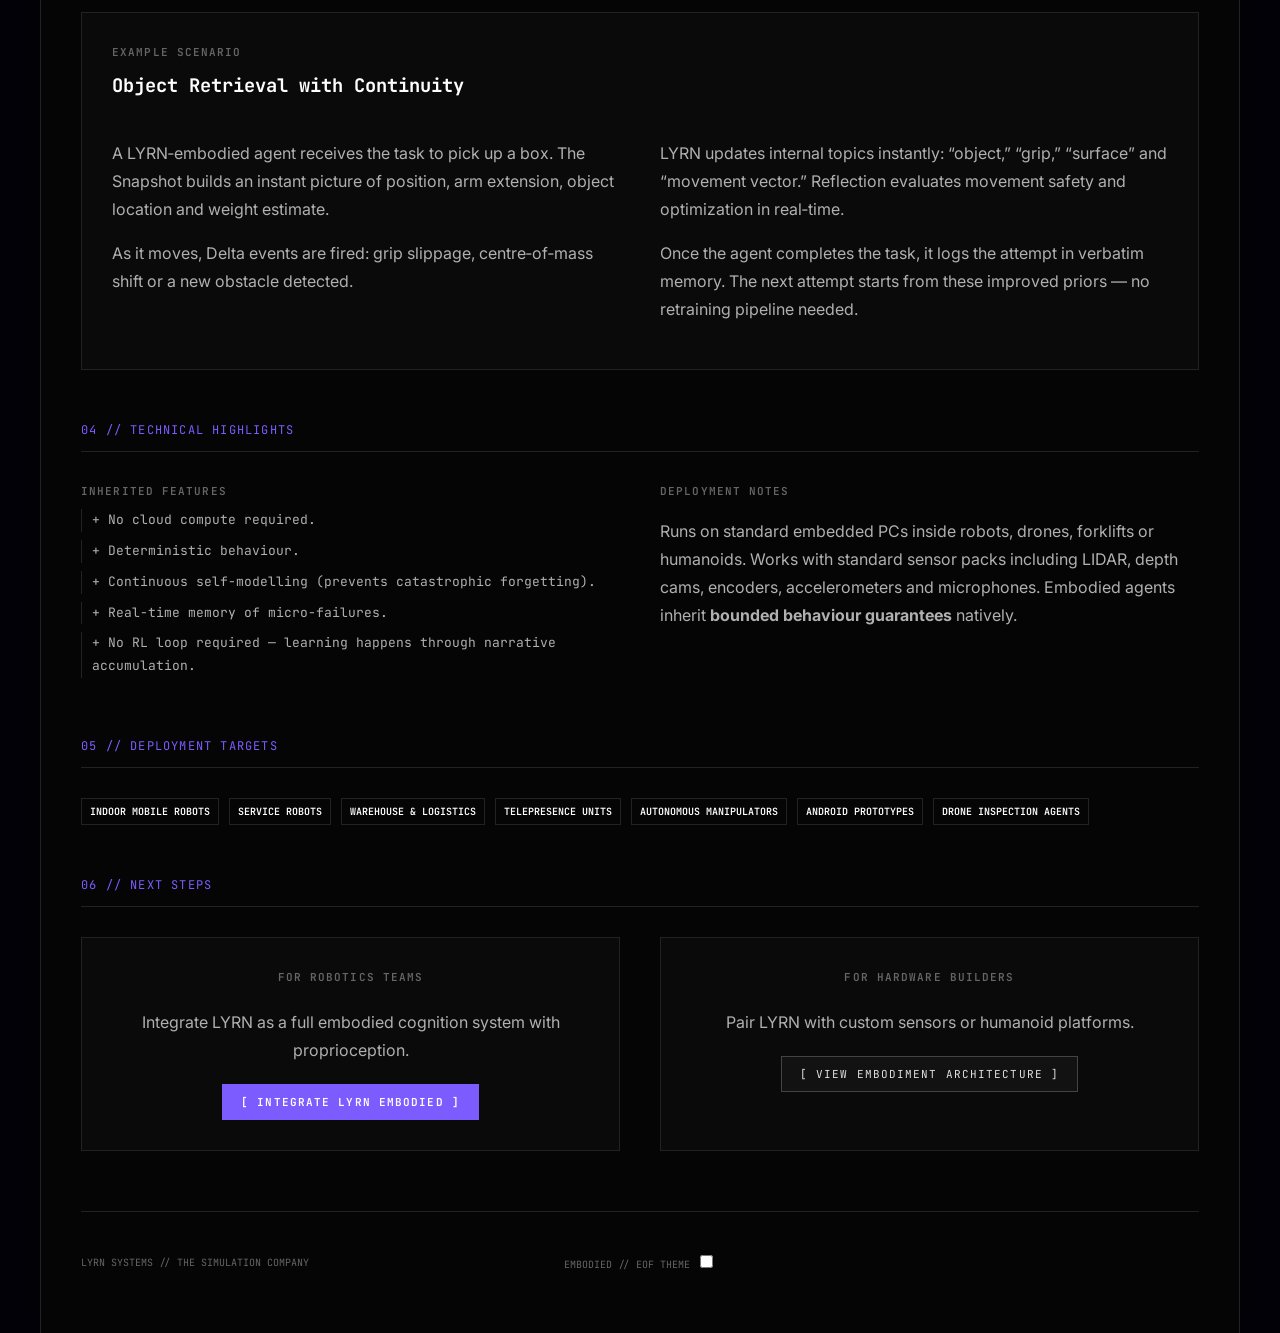
<file: Embodied.html>
<!DOCTYPE html>
<html lang="en">
<head>
  <meta charset="UTF-8" />
  <meta name="viewport" content="width=device-width, initial-scale=1.0" />
  <title>LYRN – Embodied</title>
  <link rel="preconnect" href="https://fonts.googleapis.com" />
  <link rel="preconnect" href="https://fonts.gstatic.com" crossorigin />
  <link href="https://fonts.googleapis.com/css2?family=Inter:wght@300;400;500;600&family=JetBrains+Mono:wght@400;500;700&display=swap" rel="stylesheet" />
  <link rel="stylesheet" href="style.css" />
</head>
<body>
  <button id="themeButton" class="theme-button">LIGHT MODE</button>
  <div class="page-container">
    <header>
      <div class="header-left">
        <a href="index.html"><img src="assets/logo.png" alt="LYRN Logo" style="height: 80px; width: auto; flex-shrink: 0;" /></a>
        <div>
          <div class="meta-label">LYRN · EMBODIED</div>
          <h1 class="hero-title">Cognition Inside a Body</h1>
          <p style="max-width: 90%;">LYRN becomes an embodied mind when running inside a machine — a forklift, a robot, a drone or an experimental humanoid. Snapshot, delta, verbatim memory and topic indexes combine to create continuity, stable behaviour and grounded physical awareness inside any physical form factor.</p>
        </div>
      </div>
      <nav class="main-nav">
        <a href="index.html" class="nav-link">Home</a>
        <details class="details-dropdown">
          <summary id="nav-architecture" class="nav-link">Architecture</summary>
          <div class="dropdown-menu">
            <a href="embodied.html" class="nav-link">Embodied</a>
            <a href="memory.html" class="nav-link">Memory</a>
            <a href="reflection.html" class="nav-link">Reflection</a>
            <a href="topic.html" class="nav-link">Topic Index</a>
          </div>
        </details>
        <a href="industry.html" class="nav-link">Industry</a>
        <a href="kiosks.html" class="nav-link">Kiosks</a>
        <a href="security.html" class="nav-link">Security</a>
        <a href="space.html" class="nav-link">Space</a>
        <!-- Added link to snapshot demo -->
        <a href="snapshot_demo.html" class="nav-link">Snapshot Demo</a>
      </nav>
    </header>

    <div class="section-divider">01 // Overview</div>
    <div class="grid-2">
      <div>
        <div class="meta-label">Overview</div>
        <p>Embodiment is LYRN equipped with sensors, actuators and a body schema. The system builds a <em>persistent internal model</em> of its own body and environment.</p>
        <p>Because there is no cloud dependency, embodied agents retain continuity even across reboots or periods of network isolation.</p>
        <div class="callout" style="margin-top: 20px;">
          <div class="meta-label" style="margin-bottom: 4px;">Concept Note</div>
          <strong>LYRN Embodied gives machines a stable inner world — not just commands or tasks.</strong>
        </div>
      </div>
      <div>
        <div class="meta-label">Embodied Use Cases</div>
        <ul style="list-style: none; padding: 0; margin: 0; font-family: 'JetBrains Mono', monospace; font-size: 13px; color: var(--text-body);">
          <li style="margin-bottom: 8px; border-left: 1px solid var(--border-color); padding-left: 10px;">+ Autonomous warehouse / field robots</li>
          <li style="margin-bottom: 8px; border-left: 1px solid var(--border-color); padding-left: 10px;">+ Mobile kiosks / robotic attendants</li>
          <li style="margin-bottom: 8px; border-left: 1px solid var(--border-color); padding-left: 10px;">+ Human‑interaction units (assistive)</li>
          <li style="margin-bottom: 8px; border-left: 1px solid var(--border-color); padding-left: 10px;">+ Manipulation tasks (arms, grippers)</li>
          <li style="margin-bottom: 8px; border-left: 1px solid var(--border-color); padding-left: 10px;">+ Physical NPCs in sim‑to‑reality</li>
        </ul>
      </div>
    </div>

    <div class="section-divider">02 // System Model in Embodiment</div>
    <div class="grid-2">
      <div>
        <div class="meta-label">Cognitive Loop</div>
        <ul style="list-style: none; padding: 0; margin: 0; font-family: 'JetBrains Mono', monospace; font-size: 13px; color: var(--text-body);">
          <li style="margin-bottom: 12px;"><strong>Snapshot:</strong> Body position, joint states, sensor readings, proprioception and environment.</li>
          <li style="margin-bottom: 12px;"><strong>Delta:</strong> Micro‑movement changes, torque shifts, contact points and hazard signals.</li>
          <li style="margin-bottom: 12px;"><strong>Verbatim Memory:</strong> Every movement, failure, adjustment and boundary learned.</li>
          <li style="margin-bottom: 12px;"><strong>Topic Index:</strong> Limbs, tools, people, objects, spatial zones and internal body schema.</li>
          <li style="margin-bottom: 12px;"><strong>Reflection:</strong> Movement optimization, safety reinforcement and task learning.</li>
          <li style="margin-bottom: 12px;"><strong>Actuation Layer:</strong> Commands sent to motors, limbs, wheels and manipulators.</li>
        </ul>
      </div>
      <div>
        <div class="meta-label">Textual Diagram</div>
        <div style="font-family: 'JetBrains Mono', monospace; font-size: 11px; color: var(--text-body); line-height: 1.4; border: 1px solid var(--border-color); padding: 20px; background: var(--bg-panel);">
<pre style="margin:0;">
[ Sensors / Proprioception / Vision ]
                 ↓
      [ Snapshot Builder ]
                 ↓
       [ Delta Manager ]
                 ↓
[ LYRN Core Cognitive Loop ]
                 ↓
      [ Embodied Action Layer ]
                 ↓
 [ Verbatim Memory + Body Schema Updates ]
</pre>
        </div>
      </div>
    </div>

    <div class="section-divider">03 // Example Scenario</div>
    <div style="border: 1px solid var(--border-color); padding: 30px; background: var(--bg-panel);">
      <div class="meta-label">Example Scenario</div>
      <h3 style="margin-bottom: 20px;">Object Retrieval with Continuity</h3>
      <div style="display: grid; grid-template-columns: 1fr 1fr; gap: 40px;">
        <div>
          <p>A LYRN‑embodied agent receives the task to pick up a box. The Snapshot builds an instant picture of position, arm extension, object location and weight estimate.</p>
          <p>As it moves, Delta events are fired: grip slippage, centre‑of‑mass shift or a new obstacle detected.</p>
        </div>
        <div>
          <p>LYRN updates internal topics instantly: “object,” “grip,” “surface” and “movement vector.” Reflection evaluates movement safety and optimization in real‑time.</p>
          <p>Once the agent completes the task, it logs the attempt in verbatim memory. The next attempt starts from these improved priors — no retraining pipeline needed.</p>
        </div>
      </div>
    </div>

    <div class="section-divider">04 // Technical Highlights</div>
    <div class="grid-2">
      <div>
        <div class="meta-label">Inherited Features</div>
        <ul style="list-style: none; padding: 0; margin: 0; font-family: 'JetBrains Mono', monospace; font-size: 13px; color: var(--text-body);">
          <li style="margin-bottom: 8px; border-left: 1px solid var(--border-color); padding-left: 10px;">+ No cloud compute required.</li>
          <li style="margin-bottom: 8px; border-left: 1px solid var(--border-color); padding-left: 10px;">+ Deterministic behaviour.</li>
          <li style="margin-bottom: 8px; border-left: 1px solid var(--border-color); padding-left: 10px;">+ Continuous self‑modelling (prevents catastrophic forgetting).</li>
          <li style="margin-bottom: 8px; border-left: 1px solid var(--border-color); padding-left: 10px;">+ Real‑time memory of micro‑failures.</li>
          <li style="margin-bottom: 8px; border-left: 1px solid var(--border-color); padding-left: 10px;">+ No RL loop required — learning happens through narrative accumulation.</li>
        </ul>
      </div>
      <div>
        <div class="meta-label">Deployment Notes</div>
        <p>Runs on standard embedded PCs inside robots, drones, forklifts or humanoids. Works with standard sensor packs including LIDAR, depth cams, encoders, accelerometers and microphones. Embodied agents inherit <strong>bounded behaviour guarantees</strong> natively.</p>
      </div>
    </div>

    <div class="section-divider">05 // Deployment Targets</div>
    <div class="tag-container" style="flex-wrap: wrap;">
      <div class="tag"><span>Indoor Mobile Robots</span></div>
      <div class="tag"><span>Service Robots</span></div>
      <div class="tag"><span>Warehouse &amp; Logistics</span></div>
      <div class="tag"><span>Telepresence Units</span></div>
      <div class="tag"><span>Autonomous Manipulators</span></div>
      <div class="tag"><span>Android Prototypes</span></div>
      <div class="tag"><span>Drone Inspection Agents</span></div>
    </div>

    <div class="section-divider">06 // Next Steps</div>
    <div class="grid-2">
      <div style="background: var(--bg-panel); padding: 30px; border: 1px solid var(--border-color); text-align: center;">
        <div class="meta-label" style="margin-bottom: 20px;">For Robotics Teams</div>
        <p style="margin-bottom: 20px;">Integrate LYRN as a full embodied cognition system with proprioception.</p>
        <button class="btn-primary">[ Integrate LYRN Embodied ]</button>
      </div>
      <div style="background: var(--bg-panel); padding: 30px; border: 1px solid var(--border-color); text-align: center;">
        <div class="meta-label" style="margin-bottom: 20px;">For Hardware Builders</div>
        <p style="margin-bottom: 20px;">Pair LYRN with custom sensors or humanoid platforms.</p>
        <button>[ View Embodiment Architecture ]</button>
      </div>
    </div>

    <footer>
      <span>LYRN SYSTEMS // THE SIMULATION COMPANY</span>
      <div class="footer-right">
        <span>EMBODIED // EOF</span>
        <label class="theme-toggle-inline">THEME
          <span class="theme-switch">
            <input type="checkbox" id="themeToggle" />
            <span class="slider"></span>
          </span>
        </label>
      </div>
    </footer>
  </div>
  <script src="script.js"></script>
</body>
</html>
</file>
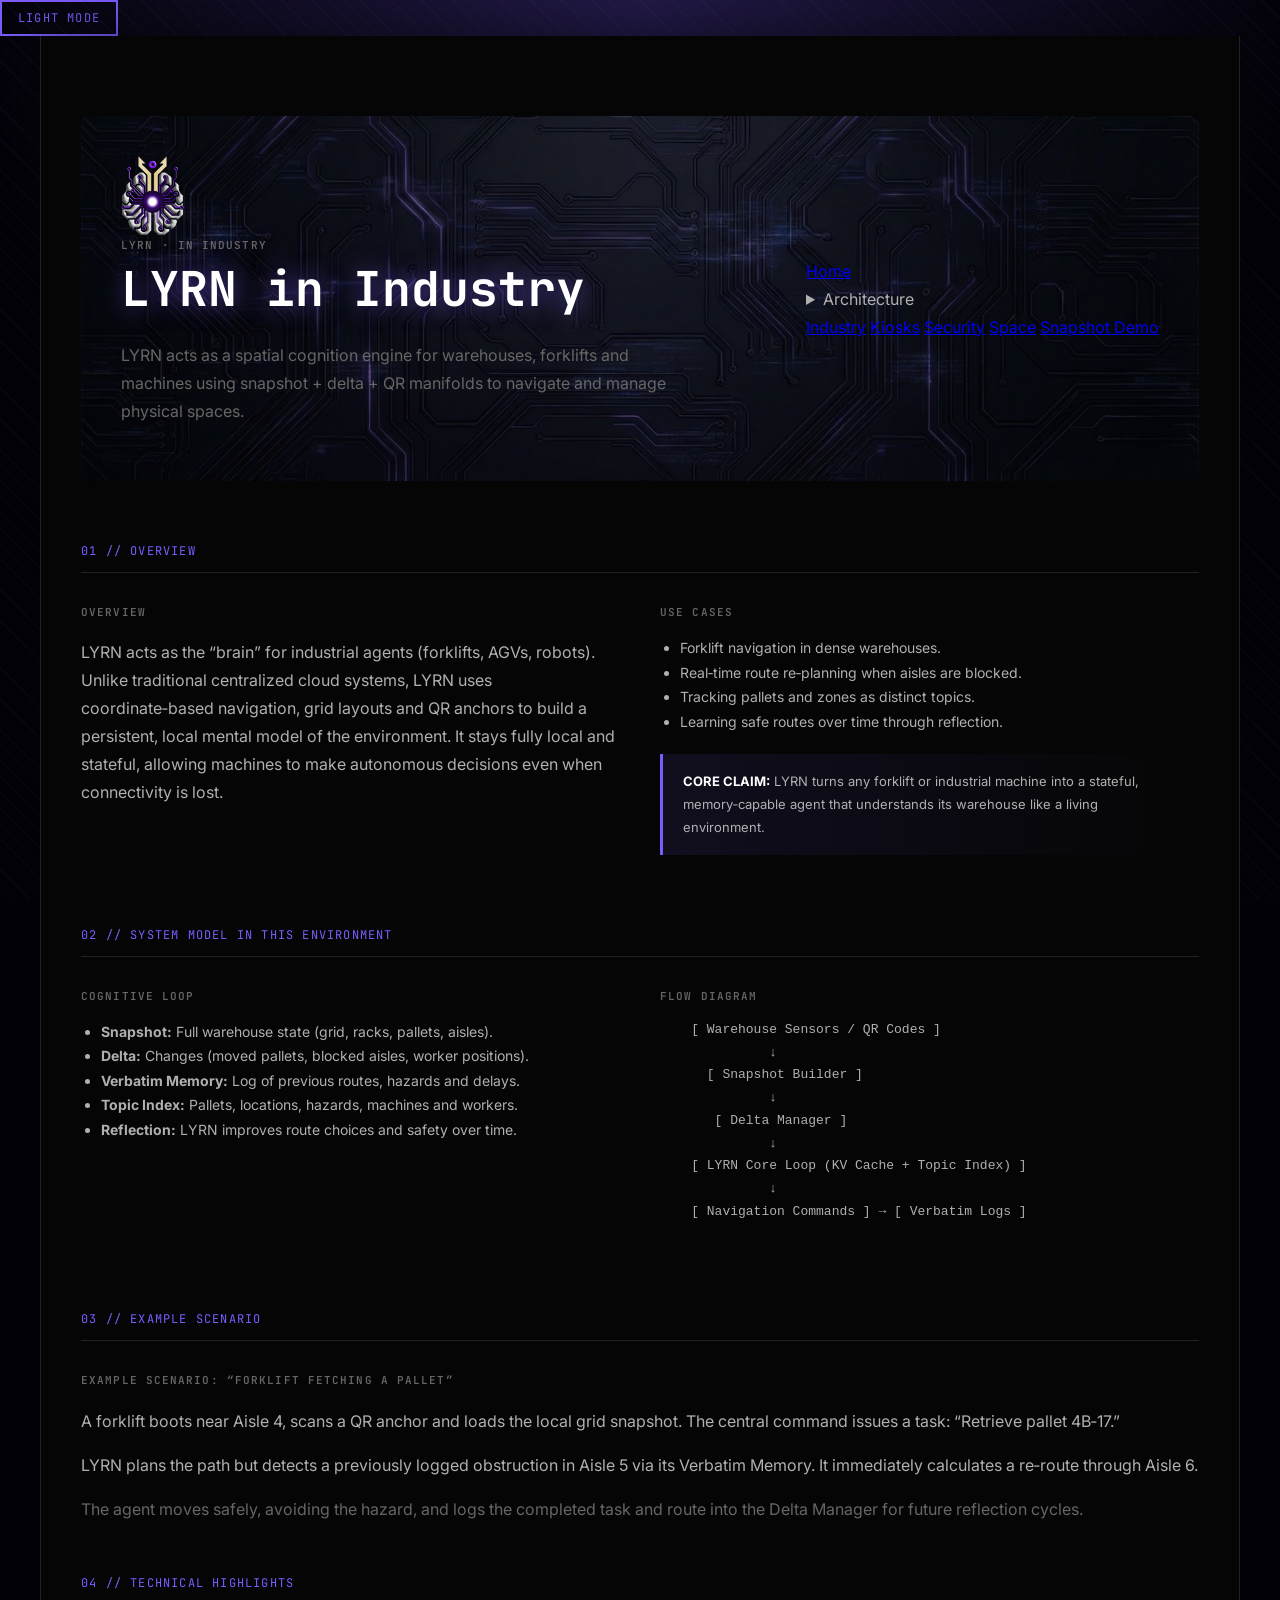
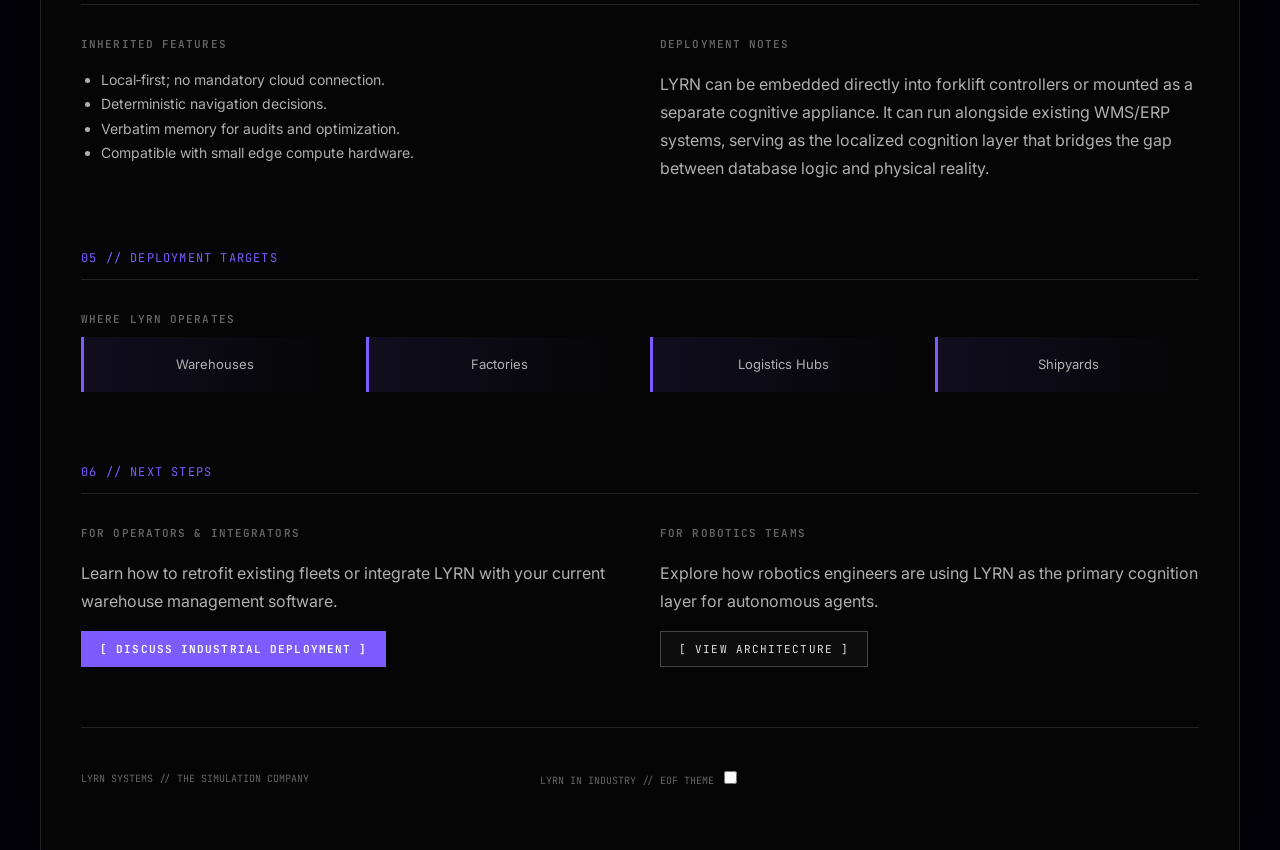
<file: Industry.html>
<!DOCTYPE html>
<html lang="en">
<head>
  <meta charset="UTF-8" />
  <meta name="viewport" content="width=device-width, initial-scale=1.0" />
  <title>LYRN – Industry</title>
  <link rel="preconnect" href="https://fonts.googleapis.com" />
  <link rel="preconnect" href="https://fonts.gstatic.com" crossorigin />
  <link href="https://fonts.googleapis.com/css2?family=Inter:wght@300;400;500;600&family=JetBrains+Mono:wght@400;500;700&display=swap" rel="stylesheet" />
  <link rel="stylesheet" href="style.css" />
</head>
<body>
  <button id="themeButton" class="theme-button">LIGHT MODE</button>
  <div class="page-container">
    <header>
      <div class="header-left">
        <a href="index.html"><img src="assets/logo.png" alt="LYRN Logo" style="height: 80px; width: auto; flex-shrink: 0;" /></a>
        <div>
          <div class="meta-label">LYRN · IN INDUSTRY</div>
          <h1 class="hero-title">LYRN in Industry</h1>
          <p style="color: var(--text-dim); max-width: 90%;">LYRN acts as a spatial cognition engine for warehouses, forklifts and machines using snapshot + delta + QR manifolds to navigate and manage physical spaces.</p>
        </div>
      </div>
      <nav class="main-nav">
        <a href="index.html" class="nav-link">Home</a>
        <details class="details-dropdown">
          <summary id="nav-architecture" class="nav-link">Architecture</summary>
          <div class="dropdown-menu">
            <a href="embodied.html" class="nav-link">Embodied</a>
            <a href="memory.html" class="nav-link">Memory</a>
            <a href="reflection.html" class="nav-link">Reflection</a>
            <a href="topic.html" class="nav-link">Topic Index</a>
          </div>
        </details>
        <a href="industry.html" class="nav-link">Industry</a>
        <a href="kiosks.html" class="nav-link">Kiosks</a>
        <a href="security.html" class="nav-link">Security</a>
        <a href="space.html" class="nav-link">Space</a>
        <!-- Added snapshot demo link -->
        <a href="snapshot_demo.html" class="nav-link">Snapshot Demo</a>
      </nav>
    </header>

    <div class="section-divider">01 // Overview</div>
    <div class="grid-2">
      <div>
        <div class="meta-label">Overview</div>
        <p>LYRN acts as the “brain” for industrial agents (forklifts, AGVs, robots). Unlike traditional centralized cloud systems, LYRN uses coordinate‑based navigation, grid layouts and QR anchors to build a persistent, local mental model of the environment. It stays fully local and stateful, allowing machines to make autonomous decisions even when connectivity is lost.</p>
      </div>
      <div>
        <div class="meta-label">Use Cases</div>
        <ul style="font-size: 14px; padding-left: 20px; margin-bottom: 20px;">
          <li>Forklift navigation in dense warehouses.</li>
          <li>Real‑time route re‑planning when aisles are blocked.</li>
          <li>Tracking pallets and zones as distinct topics.</li>
          <li>Learning safe routes over time through reflection.</li>
        </ul>
        <div class="callout"><strong>CORE CLAIM:</strong> LYRN turns any forklift or industrial machine into a stateful, memory‑capable agent that understands its warehouse like a living environment.</div>
      </div>
    </div>

    <div class="section-divider">02 // System Model in This Environment</div>
    <div class="grid-2">
      <div>
        <div class="meta-label">Cognitive Loop</div>
        <ul style="font-size: 14px; padding-left: 20px;">
          <li><strong>Snapshot:</strong> Full warehouse state (grid, racks, pallets, aisles).</li>
          <li><strong>Delta:</strong> Changes (moved pallets, blocked aisles, worker positions).</li>
          <li><strong>Verbatim Memory:</strong> Log of previous routes, hazards and delays.</li>
          <li><strong>Topic Index:</strong> Pallets, locations, hazards, machines and workers.</li>
          <li><strong>Reflection:</strong> LYRN improves route choices and safety over time.</li>
        </ul>
      </div>
      <div>
        <div class="meta-label">Flow Diagram</div>
        <pre>
    [ Warehouse Sensors / QR Codes ]
              ↓
      [ Snapshot Builder ]
              ↓
       [ Delta Manager ]
              ↓
    [ LYRN Core Loop (KV Cache + Topic Index) ]
              ↓
    [ Navigation Commands ] → [ Verbatim Logs ]
        </pre>
      </div>
    </div>

    <div class="section-divider">03 // Example Scenario</div>
    <div>
      <div class="meta-label">Example Scenario: “Forklift Fetching a Pallet”</div>
      <p>A forklift boots near Aisle 4, scans a QR anchor and loads the local grid snapshot. The central command issues a task: “Retrieve pallet 4B‑17.”</p>
      <p>LYRN plans the path but detects a previously logged obstruction in Aisle 5 via its Verbatim Memory. It immediately calculates a re‑route through Aisle 6.</p>
      <p style="color: var(--text-dim);">The agent moves safely, avoiding the hazard, and logs the completed task and route into the Delta Manager for future reflection cycles.</p>
    </div>

    <div class="section-divider">04 // Technical Highlights</div>
    <div class="grid-2">
      <div>
        <div class="meta-label">Inherited Features</div>
        <ul style="font-size: 14px; padding-left: 20px;">
          <li>Local‑first; no mandatory cloud connection.</li>
          <li>Deterministic navigation decisions.</li>
          <li>Verbatim memory for audits and optimization.</li>
          <li>Compatible with small edge compute hardware.</li>
        </ul>
      </div>
      <div>
        <div class="meta-label">Deployment Notes</div>
        <p>LYRN can be embedded directly into forklift controllers or mounted as a separate cognitive appliance. It can run alongside existing WMS/ERP systems, serving as the localized cognition layer that bridges the gap between database logic and physical reality.</p>
      </div>
    </div>

    <div class="section-divider">05 // Deployment Targets</div>
    <div>
      <div class="meta-label">Where LYRN Operates</div>
      <div class="grid-4">
        <div class="callout" style="text-align: center;">Warehouses</div>
        <div class="callout" style="text-align: center;">Factories</div>
        <div class="callout" style="text-align: center;">Logistics Hubs</div>
        <div class="callout" style="text-align: center;">Shipyards</div>
      </div>
    </div>

    <div class="section-divider">06 // Next Steps</div>
    <div class="grid-2">
      <div>
        <div class="meta-label">For Operators &amp; Integrators</div>
        <p>Learn how to retrofit existing fleets or integrate LYRN with your current warehouse management software.</p>
        <button class="btn-primary">[ Discuss Industrial Deployment ]</button>
      </div>
      <div>
        <div class="meta-label">For Robotics Teams</div>
        <p>Explore how robotics engineers are using LYRN as the primary cognition layer for autonomous agents.</p>
        <button>[ View Architecture ]</button>
      </div>
    </div>

    <footer>
      <span>LYRN SYSTEMS // THE SIMULATION COMPANY</span>
      <div class="footer-right">
        <span>LYRN IN INDUSTRY // EOF</span>
        <label class="theme-toggle-inline">THEME
          <span class="theme-switch">
            <input type="checkbox" id="themeToggle" />
            <span class="slider"></span>
          </span>
        </label>
      </div>
    </footer>
  </div>
  <script src="script.js"></script>
</body>
</html>
</file>
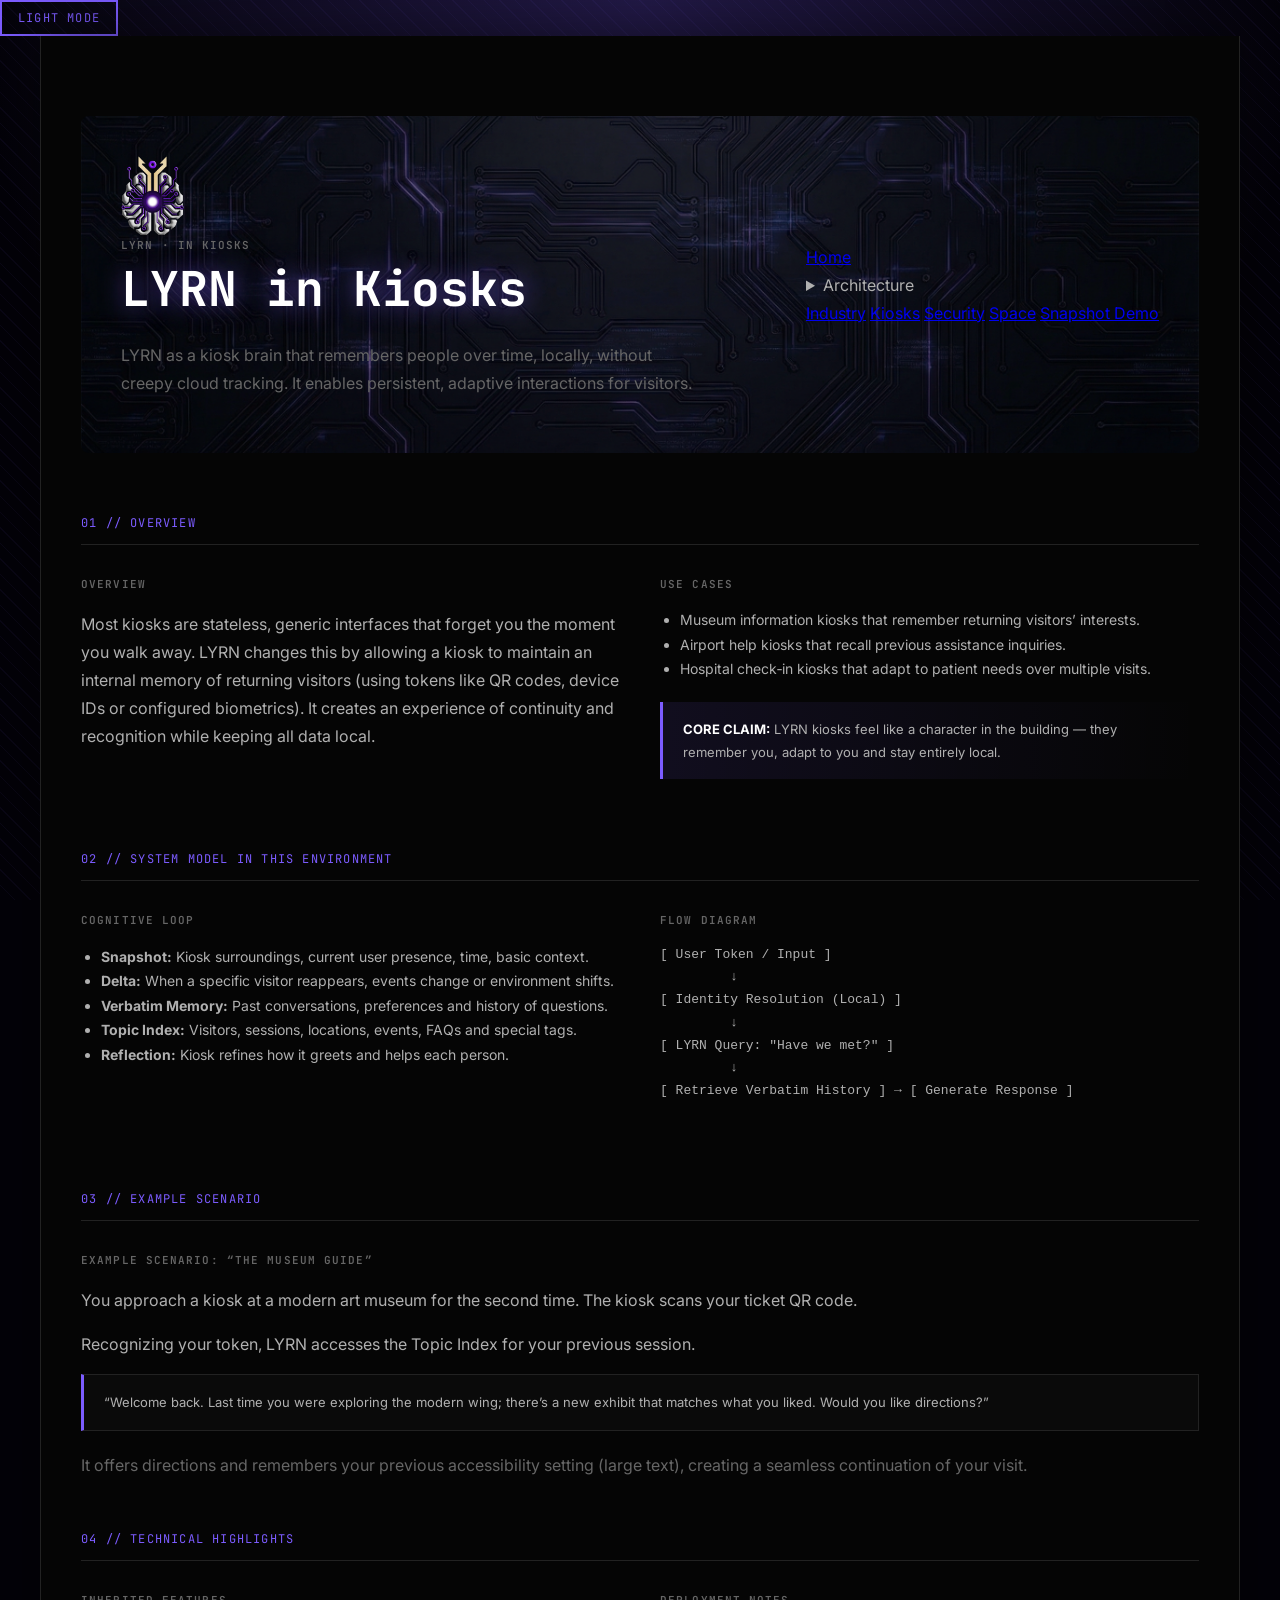
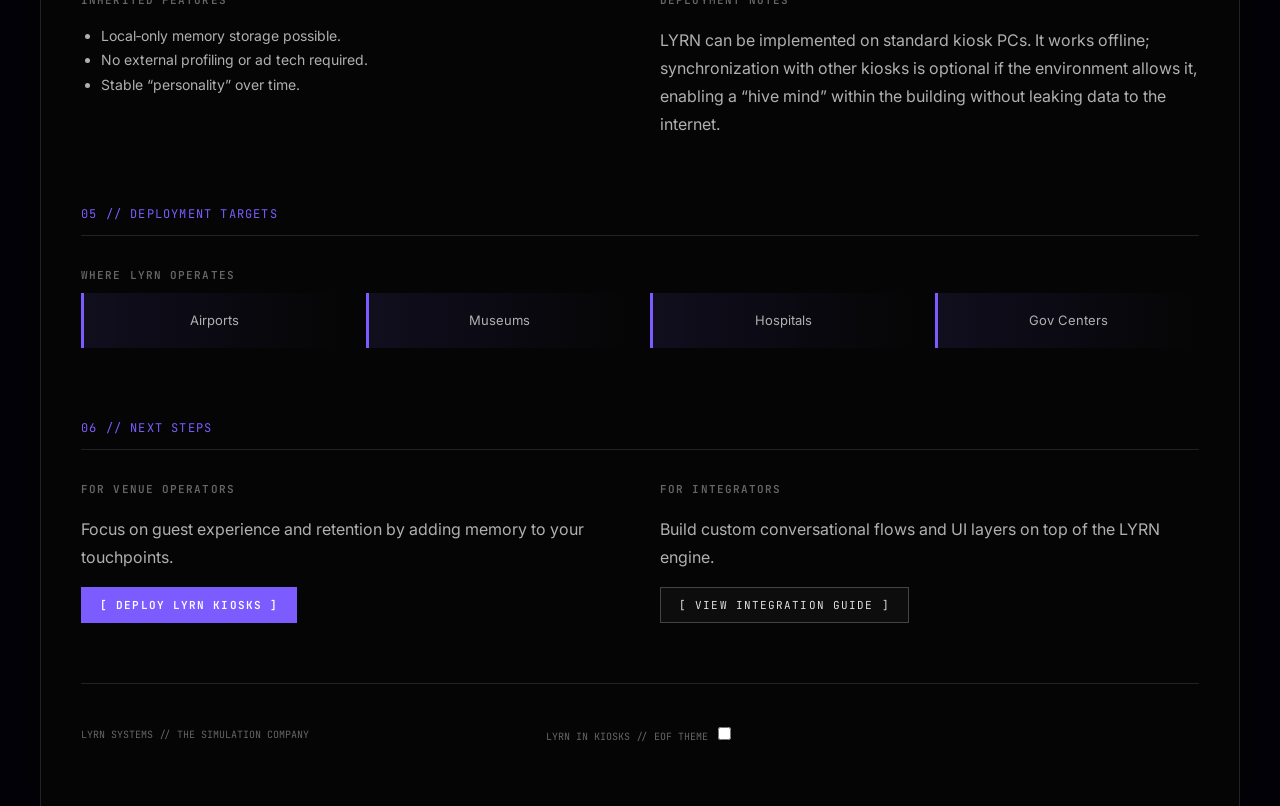
<file: Kiosks.html>
<!DOCTYPE html>
<html lang="en">
<head>
  <meta charset="UTF-8" />
  <meta name="viewport" content="width=device-width, initial-scale=1.0" />
  <title>LYRN – Kiosks</title>
  <link rel="preconnect" href="https://fonts.googleapis.com" />
  <link rel="preconnect" href="https://fonts.gstatic.com" crossorigin />
  <link href="https://fonts.googleapis.com/css2?family=Inter:wght@300;400;500;600&family=JetBrains+Mono:wght@400;500;700&display=swap" rel="stylesheet" />
  <link rel="stylesheet" href="style.css" />
</head>
<body>
  <button id="themeButton" class="theme-button">LIGHT MODE</button>
  <div class="page-container">
    <header>
      <div class="header-left">
        <a href="index.html"><img src="assets/logo.png" alt="LYRN Logo" style="height: 80px; width: auto; flex-shrink: 0;" /></a>
        <div>
          <div class="meta-label">LYRN · IN KIOSKS</div>
          <h1 class="hero-title">LYRN in Kiosks</h1>
          <p style="color: var(--text-dim); max-width: 90%;">LYRN as a kiosk brain that remembers people over time, locally, without creepy cloud tracking. It enables persistent, adaptive interactions for visitors.</p>
        </div>
      </div>
      <nav class="main-nav">
        <a href="index.html" class="nav-link">Home</a>
        <details class="details-dropdown">
          <summary id="nav-architecture" class="nav-link">Architecture</summary>
          <div class="dropdown-menu">
            <a href="embodied.html" class="nav-link">Embodied</a>
            <a href="memory.html" class="nav-link">Memory</a>
            <a href="reflection.html" class="nav-link">Reflection</a>
            <a href="topic.html" class="nav-link">Topic Index</a>
          </div>
        </details>
        <a href="industry.html" class="nav-link">Industry</a>
        <a href="kiosks.html" class="nav-link">Kiosks</a>
        <a href="security.html" class="nav-link">Security</a>
        <a href="space.html" class="nav-link">Space</a>
        <!-- Added link to snapshot demo -->
        <a href="snapshot_demo.html" class="nav-link">Snapshot Demo</a>
      </nav>
    </header>

    <div class="section-divider">01 // Overview</div>
    <div class="grid-2">
      <div>
        <div class="meta-label">Overview</div>
        <p>Most kiosks are stateless, generic interfaces that forget you the moment you walk away. LYRN changes this by allowing a kiosk to maintain an internal memory of returning visitors (using tokens like QR codes, device IDs or configured biometrics). It creates an experience of continuity and recognition while keeping all data local.</p>
      </div>
      <div>
        <div class="meta-label">Use Cases</div>
        <ul style="font-size: 14px; padding-left: 20px; margin-bottom: 20px;">
          <li>Museum information kiosks that remember returning visitors’ interests.</li>
          <li>Airport help kiosks that recall previous assistance inquiries.</li>
          <li>Hospital check‑in kiosks that adapt to patient needs over multiple visits.</li>
        </ul>
        <div class="callout"><strong>CORE CLAIM:</strong> LYRN kiosks feel like a character in the building — they remember you, adapt to you and stay entirely local.</div>
      </div>
    </div>

    <div class="section-divider">02 // System Model in This Environment</div>
    <div class="grid-2">
      <div>
        <div class="meta-label">Cognitive Loop</div>
        <ul style="font-size: 14px; padding-left: 20px;">
          <li><strong>Snapshot:</strong> Kiosk surroundings, current user presence, time, basic context.</li>
          <li><strong>Delta:</strong> When a specific visitor reappears, events change or environment shifts.</li>
          <li><strong>Verbatim Memory:</strong> Past conversations, preferences and history of questions.</li>
          <li><strong>Topic Index:</strong> Visitors, sessions, locations, events, FAQs and special tags.</li>
          <li><strong>Reflection:</strong> Kiosk refines how it greets and helps each person.</li>
        </ul>
      </div>
      <div>
        <div class="meta-label">Flow Diagram</div>
        <pre>
[ User Token / Input ]
         ↓
[ Identity Resolution (Local) ]
         ↓
[ LYRN Query: "Have we met?" ]
         ↓
[ Retrieve Verbatim History ] → [ Generate Response ]
        </pre>
      </div>
    </div>

    <div class="section-divider">03 // Example Scenario</div>
    <div>
      <div class="meta-label">Example Scenario: “The Museum Guide”</div>
      <p>You approach a kiosk at a modern art museum for the second time. The kiosk scans your ticket QR code.</p>
      <p>Recognizing your token, LYRN accesses the Topic Index for your previous session.</p>
      <div class="callout" style="border: 1px solid var(--border-color); border-left: 3px solid var(--brand-purple); background: var(--bg-panel);">“Welcome back. Last time you were exploring the modern wing; there’s a new exhibit that matches what you liked. Would you like directions?”</div>
      <p style="color: var(--text-dim); margin-top: 10px;">It offers directions and remembers your previous accessibility setting (large text), creating a seamless continuation of your visit.</p>
    </div>

    <div class="section-divider">04 // Technical Highlights</div>
    <div class="grid-2">
      <div>
        <div class="meta-label">Inherited Features</div>
        <ul style="font-size: 14px; padding-left: 20px;">
          <li>Local‑only memory storage possible.</li>
          <li>No external profiling or ad tech required.</li>
          <li>Stable “personality” over time.</li>
        </ul>
      </div>
      <div>
        <div class="meta-label">Deployment Notes</div>
        <p>LYRN can be implemented on standard kiosk PCs. It works offline; synchronization with other kiosks is optional if the environment allows it, enabling a “hive mind” within the building without leaking data to the internet.</p>
      </div>
    </div>

    <div class="section-divider">05 // Deployment Targets</div>
    <div>
      <div class="meta-label">Where LYRN Operates</div>
      <div class="grid-4">
        <div class="callout" style="text-align: center;">Airports</div>
        <div class="callout" style="text-align: center;">Museums</div>
        <div class="callout" style="text-align: center;">Hospitals</div>
        <div class="callout" style="text-align: center;">Gov Centers</div>
      </div>
    </div>

    <div class="section-divider">06 // Next Steps</div>
    <div class="grid-2">
      <div>
        <div class="meta-label">For Venue Operators</div>
        <p>Focus on guest experience and retention by adding memory to your touchpoints.</p>
        <button class="btn-primary">[ Deploy LYRN Kiosks ]</button>
      </div>
      <div>
        <div class="meta-label">For Integrators</div>
        <p>Build custom conversational flows and UI layers on top of the LYRN engine.</p>
        <button>[ View Integration Guide ]</button>
      </div>
    </div>

    <footer>
      <span>LYRN SYSTEMS // THE SIMULATION COMPANY</span>
      <div class="footer-right">
        <span>LYRN IN KIOSKS // EOF</span>
        <label class="theme-toggle-inline">THEME
          <span class="theme-switch">
            <input type="checkbox" id="themeToggle" />
            <span class="slider"></span>
          </span>
        </label>
      </div>
    </footer>
  </div>
  <script src="script.js"></script>
</body>
</html>
</file>
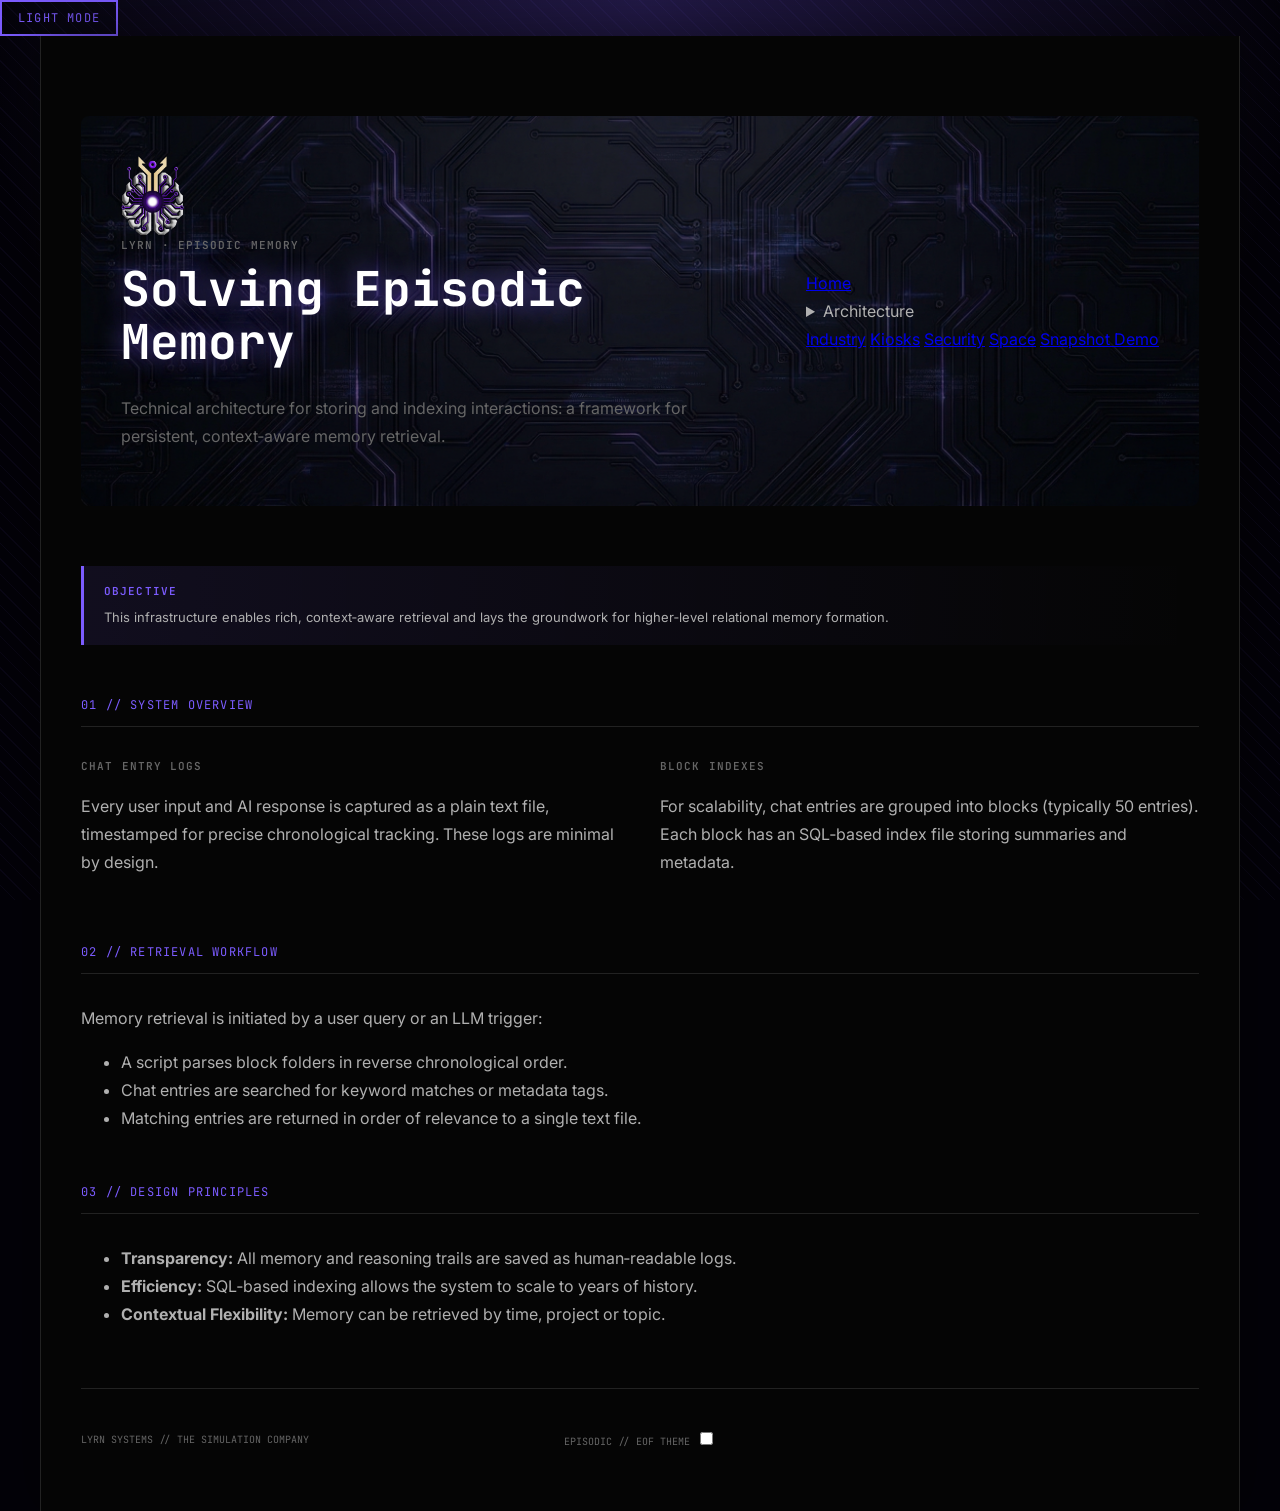
<file: Memory.html>
<!DOCTYPE html>
<html lang="en">
<head>
  <meta charset="UTF-8" />
  <meta name="viewport" content="width=device-width, initial-scale=1.0" />
  <title>LYRN – Memory</title>
  <link rel="preconnect" href="https://fonts.googleapis.com" />
  <link rel="preconnect" href="https://fonts.gstatic.com" crossorigin />
  <link href="https://fonts.googleapis.com/css2?family=Inter:wght@300;400;500;600&family=JetBrains+Mono:wght@400;500;700&display=swap" rel="stylesheet" />
  <link rel="stylesheet" href="style.css" />
</head>
<body>
  <button id="themeButton" class="theme-button">LIGHT MODE</button>
  <div class="page-container">
    <header>
      <div class="header-left">
        <a href="index.html"><img src="assets/logo.png" alt="LYRN Logo" style="height: 80px; width: auto; flex-shrink: 0;" /></a>
        <div>
          <div class="meta-label">LYRN · EPISODIC MEMORY</div>
          <h1 class="hero-title">Solving Episodic Memory</h1>
          <p style="color: var(--text-dim); max-width: 90%;">Technical architecture for storing and indexing interactions: a framework for persistent, context‑aware memory retrieval.</p>
        </div>
      </div>
      <nav class="main-nav">
        <a href="index.html" class="nav-link">Home</a>
        <details class="details-dropdown">
          <summary id="nav-architecture" class="nav-link">Architecture</summary>
          <div class="dropdown-menu">
            <a href="embodied.html" class="nav-link">Embodied</a>
            <a href="memory.html" class="nav-link">Memory</a>
            <a href="reflection.html" class="nav-link">Reflection</a>
            <a href="topic.html" class="nav-link">Topic Index</a>
          </div>
        </details>
        <a href="industry.html" class="nav-link">Industry</a>
        <a href="kiosks.html" class="nav-link">Kiosks</a>
        <a href="security.html" class="nav-link">Security</a>
        <a href="space.html" class="nav-link">Space</a>
        <!-- Added link to snapshot demo -->
        <a href="snapshot_demo.html" class="nav-link">Snapshot Demo</a>
      </nav>
    </header>

    <!-- Objective callout -->
    <div class="callout">
      <div class="meta-label" style="margin-bottom: 5px;">Objective</div>
      This infrastructure enables rich, context‑aware retrieval and lays the groundwork for higher‑level relational memory formation.
    </div>

    <div class="section-divider">01 // System Overview</div>
    <div class="grid-2">
      <div>
        <h3 class="meta-label">Chat Entry Logs</h3>
        <p>Every user input and AI response is captured as a plain text file, timestamped for precise chronological tracking. These logs are minimal by design.</p>
      </div>
      <div>
        <h3 class="meta-label">Block Indexes</h3>
        <p>For scalability, chat entries are grouped into blocks (typically 50 entries). Each block has an SQL‑based index file storing summaries and metadata.</p>
      </div>
    </div>

    <div class="section-divider">02 // Retrieval Workflow</div>
    <p>Memory retrieval is initiated by a user query or an LLM trigger:</p>
    <ul>
      <li>A script parses block folders in reverse chronological order.</li>
      <li>Chat entries are searched for keyword matches or metadata tags.</li>
      <li>Matching entries are returned in order of relevance to a single text file.</li>
    </ul>

    <div class="section-divider">03 // Design Principles</div>
    <ul>
      <li><strong>Transparency:</strong> All memory and reasoning trails are saved as human‑readable logs.</li>
      <li><strong>Efficiency:</strong> SQL‑based indexing allows the system to scale to years of history.</li>
      <li><strong>Contextual Flexibility:</strong> Memory can be retrieved by time, project or topic.</li>
    </ul>

    <footer>
      <span>LYRN SYSTEMS // THE SIMULATION COMPANY</span>
      <div class="footer-right">
        <span>EPISODIC // EOF</span>
        <label class="theme-toggle-inline">THEME
          <span class="theme-switch">
            <input type="checkbox" id="themeToggle" />
            <span class="slider"></span>
          </span>
        </label>
      </div>
    </footer>
  </div>
  <script src="script.js"></script>
</body>
</html>
</file>
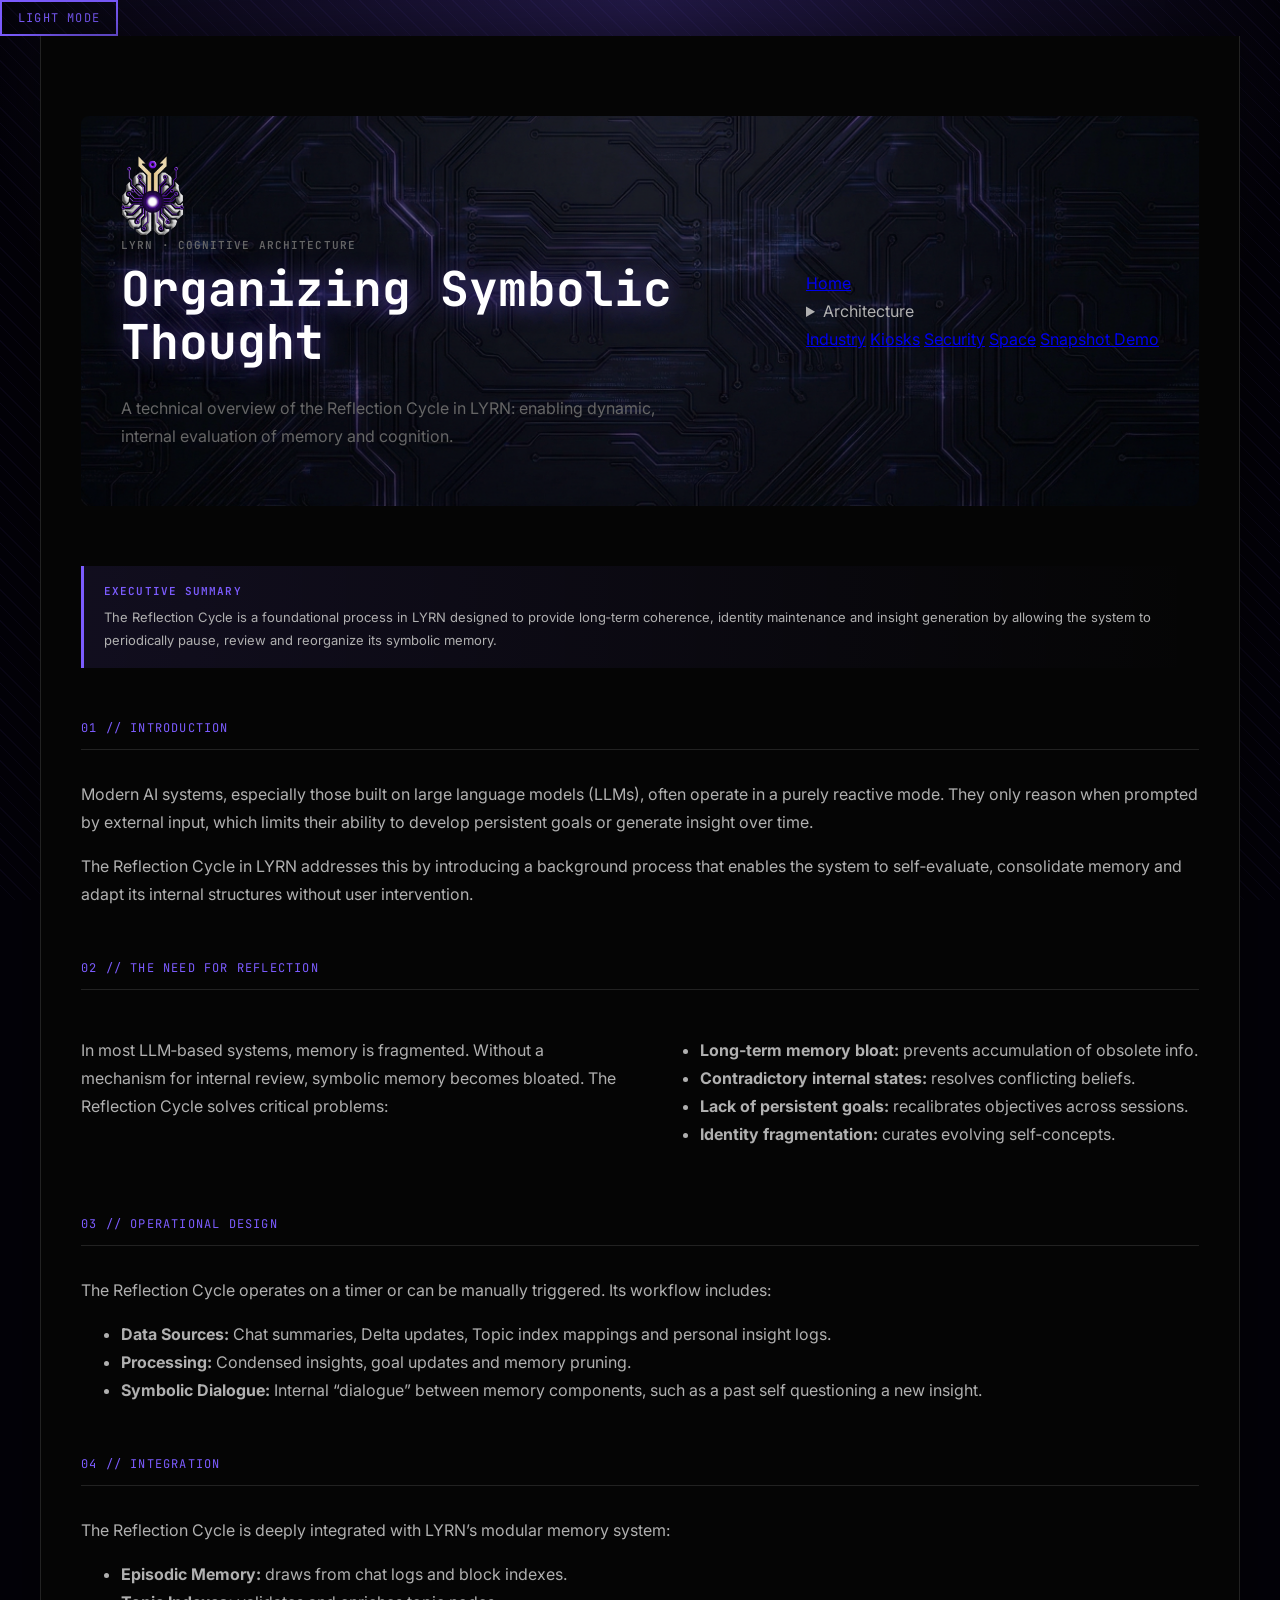
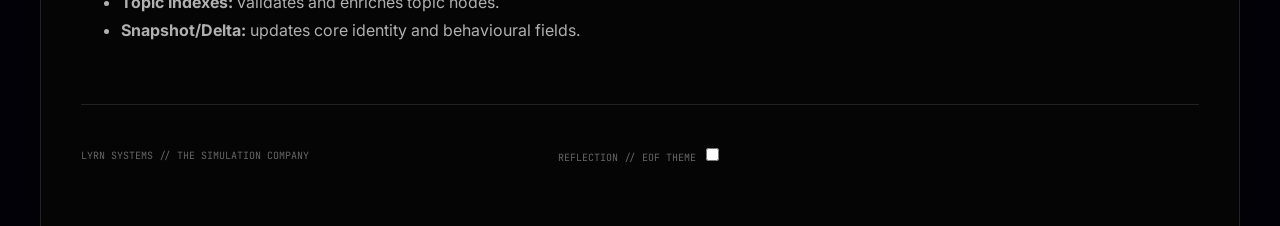
<file: Reflection.html>
<!DOCTYPE html>
<html lang="en">
<head>
  <meta charset="UTF-8" />
  <meta name="viewport" content="width=device-width, initial-scale=1.0" />
  <title>LYRN – Reflection</title>
  <link rel="preconnect" href="https://fonts.googleapis.com" />
  <link rel="preconnect" href="https://fonts.gstatic.com" crossorigin />
  <link href="https://fonts.googleapis.com/css2?family=Inter:wght@300;400;500;600&family=JetBrains+Mono:wght@400;500;700&display=swap" rel="stylesheet" />
  <link rel="stylesheet" href="style.css" />
</head>
<body>
  <button id="themeButton" class="theme-button">LIGHT MODE</button>
  <div class="page-container">
    <header>
      <div class="header-left">
        <a href="index.html"><img src="assets/logo.png" alt="LYRN Logo" style="height: 80px; width: auto; flex-shrink: 0;" /></a>
        <div>
          <div class="meta-label">LYRN · COGNITIVE ARCHITECTURE</div>
          <h1 class="hero-title">Organizing Symbolic Thought</h1>
          <p style="color: var(--text-dim); max-width: 90%;">A technical overview of the Reflection Cycle in LYRN: enabling dynamic, internal evaluation of memory and cognition.</p>
        </div>
      </div>
      <nav class="main-nav">
        <a href="index.html" class="nav-link">Home</a>
        <details class="details-dropdown">
          <summary id="nav-architecture" class="nav-link">Architecture</summary>
          <div class="dropdown-menu">
            <a href="embodied.html" class="nav-link">Embodied</a>
            <a href="memory.html" class="nav-link">Memory</a>
            <a href="reflection.html" class="nav-link">Reflection</a>
            <a href="topic.html" class="nav-link">Topic Index</a>
          </div>
        </details>
        <a href="industry.html" class="nav-link">Industry</a>
        <a href="kiosks.html" class="nav-link">Kiosks</a>
        <a href="security.html" class="nav-link">Security</a>
        <a href="space.html" class="nav-link">Space</a>
        <!-- Added link to snapshot demo -->
        <a href="snapshot_demo.html" class="nav-link">Snapshot Demo</a>
      </nav>
    </header>

    <div class="callout">
      <div class="meta-label" style="margin-bottom: 5px;">Executive Summary</div>
      The Reflection Cycle is a foundational process in LYRN designed to provide long‑term coherence, identity maintenance and insight generation by allowing the system to periodically pause, review and reorganize its symbolic memory.
    </div>

    <div class="section-divider">01 // Introduction</div>
    <p>Modern AI systems, especially those built on large language models (LLMs), often operate in a purely reactive mode. They only reason when prompted by external input, which limits their ability to develop persistent goals or generate insight over time.</p>
    <p>The Reflection Cycle in LYRN addresses this by introducing a background process that enables the system to self‑evaluate, consolidate memory and adapt its internal structures without user intervention.</p>

    <div class="section-divider">02 // The Need for Reflection</div>
    <div class="grid-2">
      <div>
        <p>In most LLM‑based systems, memory is fragmented. Without a mechanism for internal review, symbolic memory becomes bloated. The Reflection Cycle solves critical problems:</p>
      </div>
      <div>
        <ul>
          <li><strong>Long‑term memory bloat:</strong> prevents accumulation of obsolete info.</li>
          <li><strong>Contradictory internal states:</strong> resolves conflicting beliefs.</li>
          <li><strong>Lack of persistent goals:</strong> recalibrates objectives across sessions.</li>
          <li><strong>Identity fragmentation:</strong> curates evolving self‑concepts.</li>
        </ul>
      </div>
    </div>

    <div class="section-divider">03 // Operational Design</div>
    <p>The Reflection Cycle operates on a timer or can be manually triggered. Its workflow includes:</p>
    <ul>
      <li><strong>Data Sources:</strong> Chat summaries, Delta updates, Topic index mappings and personal insight logs.</li>
      <li><strong>Processing:</strong> Condensed insights, goal updates and memory pruning.</li>
      <li><strong>Symbolic Dialogue:</strong> Internal “dialogue” between memory components, such as a past self questioning a new insight.</li>
    </ul>

    <div class="section-divider">04 // Integration</div>
    <p>The Reflection Cycle is deeply integrated with LYRN’s modular memory system:</p>
    <ul>
      <li><strong>Episodic Memory:</strong> draws from chat logs and block indexes.</li>
      <li><strong>Topic Indexes:</strong> validates and enriches topic nodes.</li>
      <li><strong>Snapshot/Delta:</strong> updates core identity and behavioural fields.</li>
    </ul>

    <footer>
      <span>LYRN SYSTEMS // THE SIMULATION COMPANY</span>
      <div class="footer-right">
        <span>REFLECTION // EOF</span>
        <label class="theme-toggle-inline">THEME
          <span class="theme-switch">
            <input type="checkbox" id="themeToggle" />
            <span class="slider"></span>
          </span>
        </label>
      </div>
    </footer>
  </div>
  <script src="script.js"></script>
</body>
</html>
</file>
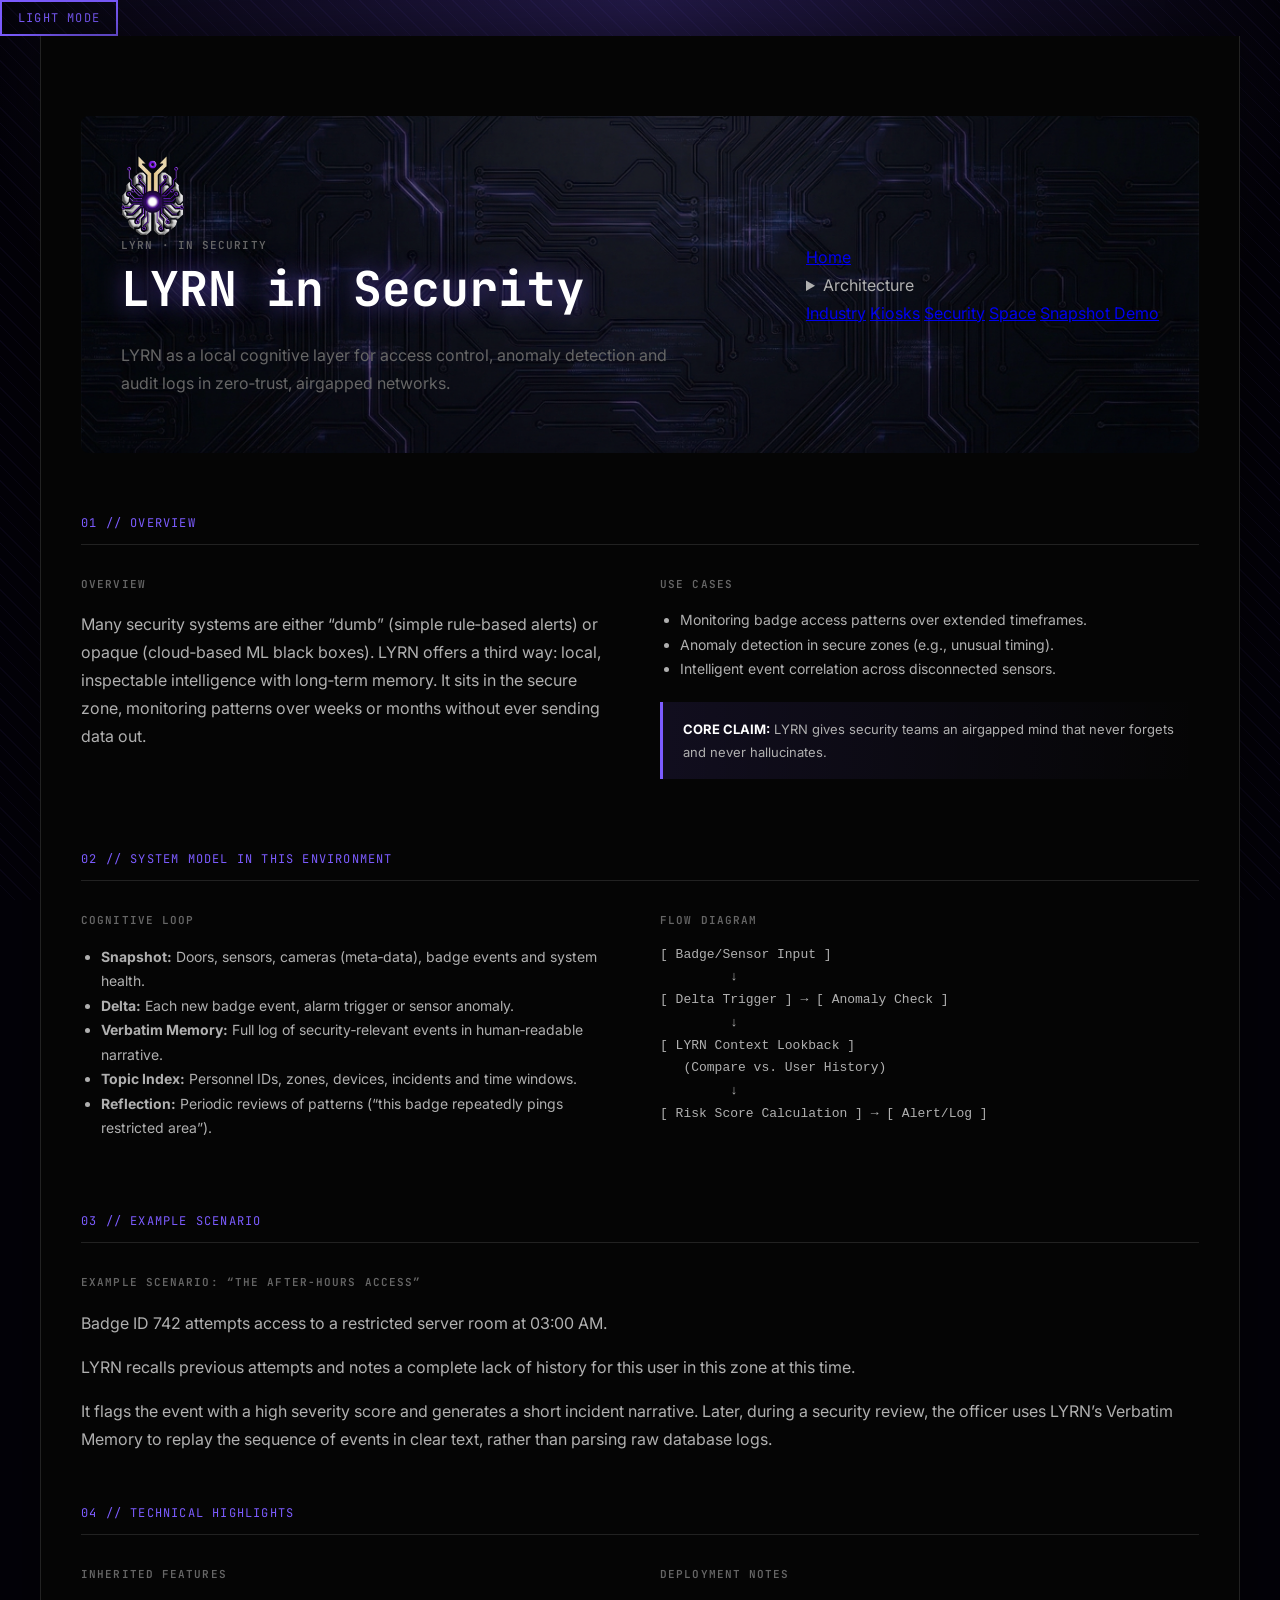
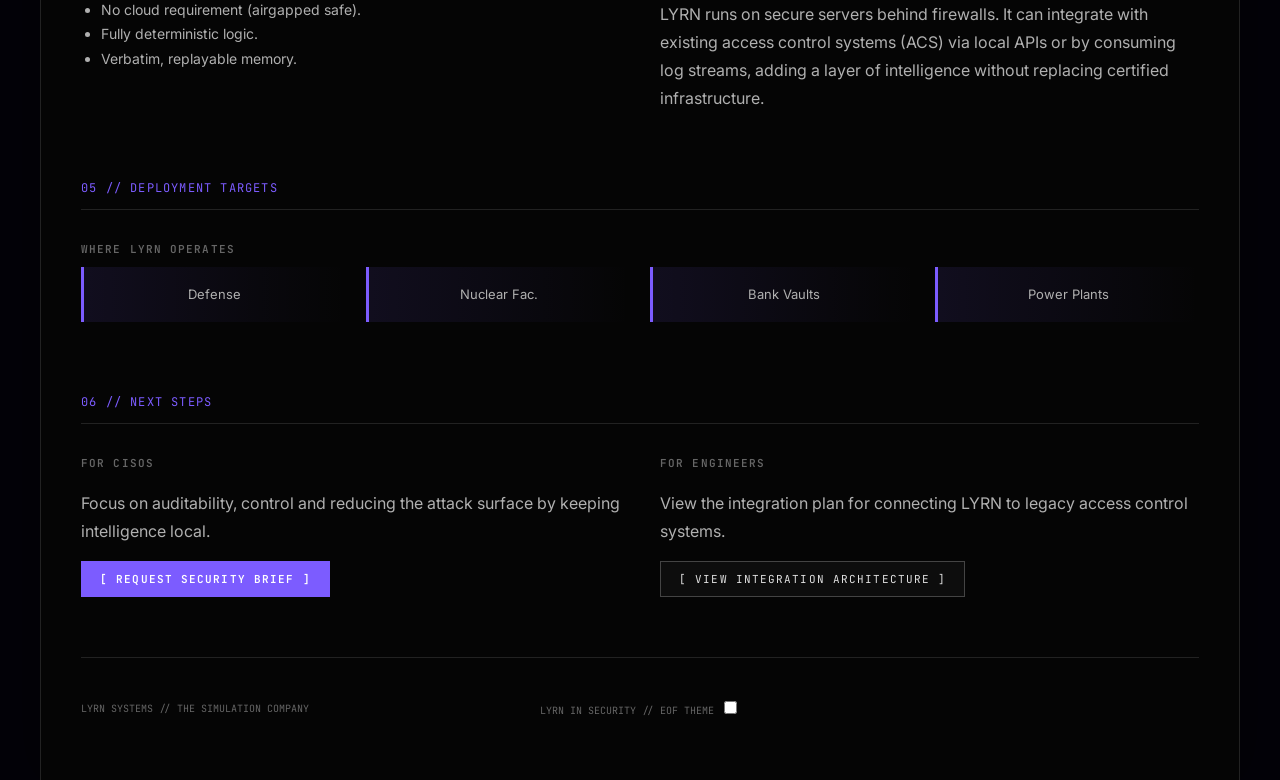
<file: Security.html>
<!DOCTYPE html>
<html lang="en">
<head>
  <meta charset="UTF-8" />
  <meta name="viewport" content="width=device-width, initial-scale=1.0" />
  <title>LYRN – Security</title>
  <link rel="preconnect" href="https://fonts.googleapis.com" />
  <link rel="preconnect" href="https://fonts.gstatic.com" crossorigin />
  <link href="https://fonts.googleapis.com/css2?family=Inter:wght@300;400;500;600&family=JetBrains+Mono:wght@400;500;700&display=swap" rel="stylesheet" />
  <link rel="stylesheet" href="style.css" />
</head>
<body>
  <button id="themeButton" class="theme-button">LIGHT MODE</button>
  <div class="page-container">
    <header>
      <div class="header-left">
        <a href="index.html"><img src="assets/logo.png" alt="LYRN Logo" style="height: 80px; width: auto; flex-shrink: 0;" /></a>
        <div>
          <div class="meta-label">LYRN · IN SECURITY</div>
          <h1 class="hero-title">LYRN in Security</h1>
          <p style="color: var(--text-dim); max-width: 90%;">LYRN as a local cognitive layer for access control, anomaly detection and audit logs in zero‑trust, airgapped networks.</p>
        </div>
      </div>
      <nav class="main-nav">
        <a href="index.html" class="nav-link">Home</a>
        <details class="details-dropdown">
          <summary id="nav-architecture" class="nav-link">Architecture</summary>
          <div class="dropdown-menu">
            <a href="embodied.html" class="nav-link">Embodied</a>
            <a href="memory.html" class="nav-link">Memory</a>
            <a href="reflection.html" class="nav-link">Reflection</a>
            <a href="topic.html" class="nav-link">Topic Index</a>
          </div>
        </details>
        <a href="industry.html" class="nav-link">Industry</a>
        <a href="kiosks.html" class="nav-link">Kiosks</a>
        <a href="security.html" class="nav-link">Security</a>
        <a href="space.html" class="nav-link">Space</a>
        <!-- Added link to snapshot demo -->
        <a href="snapshot_demo.html" class="nav-link">Snapshot Demo</a>
      </nav>
    </header>

    <div class="section-divider">01 // Overview</div>
    <div class="grid-2">
      <div>
        <div class="meta-label">Overview</div>
        <p>Many security systems are either “dumb” (simple rule‑based alerts) or opaque (cloud‑based ML black boxes). LYRN offers a third way: local, inspectable intelligence with long‑term memory. It sits in the secure zone, monitoring patterns over weeks or months without ever sending data out.</p>
      </div>
      <div>
        <div class="meta-label">Use Cases</div>
        <ul style="font-size: 14px; padding-left: 20px; margin-bottom: 20px;">
          <li>Monitoring badge access patterns over extended timeframes.</li>
          <li>Anomaly detection in secure zones (e.g., unusual timing).</li>
          <li>Intelligent event correlation across disconnected sensors.</li>
        </ul>
        <div class="callout"><strong>CORE CLAIM:</strong> LYRN gives security teams an airgapped mind that never forgets and never hallucinates.</div>
      </div>
    </div>

    <div class="section-divider">02 // System Model in This Environment</div>
    <div class="grid-2">
      <div>
        <div class="meta-label">Cognitive Loop</div>
        <ul style="font-size: 14px; padding-left: 20px;">
          <li><strong>Snapshot:</strong> Doors, sensors, cameras (meta‑data), badge events and system health.</li>
          <li><strong>Delta:</strong> Each new badge event, alarm trigger or sensor anomaly.</li>
          <li><strong>Verbatim Memory:</strong> Full log of security‑relevant events in human‑readable narrative.</li>
          <li><strong>Topic Index:</strong> Personnel IDs, zones, devices, incidents and time windows.</li>
          <li><strong>Reflection:</strong> Periodic reviews of patterns (“this badge repeatedly pings restricted area”).</li>
        </ul>
      </div>
      <div>
        <div class="meta-label">Flow Diagram</div>
        <pre>
[ Badge/Sensor Input ]
         ↓
[ Delta Trigger ] → [ Anomaly Check ]
         ↓
[ LYRN Context Lookback ]
   (Compare vs. User History)
         ↓
[ Risk Score Calculation ] → [ Alert/Log ]
        </pre>
      </div>
    </div>

    <div class="section-divider">03 // Example Scenario</div>
    <div>
      <div class="meta-label">Example Scenario: “The After‑Hours Access”</div>
      <p>Badge ID 742 attempts access to a restricted server room at 03:00 AM.</p>
      <p>LYRN recalls previous attempts and notes a complete lack of history for this user in this zone at this time.</p>
      <p>It flags the event with a high severity score and generates a short incident narrative. Later, during a security review, the officer uses LYRN’s Verbatim Memory to replay the sequence of events in clear text, rather than parsing raw database logs.</p>
    </div>

    <div class="section-divider">04 // Technical Highlights</div>
    <div class="grid-2">
      <div>
        <div class="meta-label">Inherited Features</div>
        <ul style="font-size: 14px; padding-left: 20px;">
          <li>No cloud requirement (airgapped safe).</li>
          <li>Fully deterministic logic.</li>
          <li>Verbatim, replayable memory.</li>
        </ul>
      </div>
      <div>
        <div class="meta-label">Deployment Notes</div>
        <p>LYRN runs on secure servers behind firewalls. It can integrate with existing access control systems (ACS) via local APIs or by consuming log streams, adding a layer of intelligence without replacing certified infrastructure.</p>
      </div>
    </div>

    <div class="section-divider">05 // Deployment Targets</div>
    <div>
      <div class="meta-label">Where LYRN Operates</div>
      <div class="grid-4">
        <div class="callout" style="text-align: center;">Defense</div>
        <div class="callout" style="text-align: center;">Nuclear Fac.</div>
        <div class="callout" style="text-align: center;">Bank Vaults</div>
        <div class="callout" style="text-align: center;">Power Plants</div>
      </div>
    </div>

    <div class="section-divider">06 // Next Steps</div>
    <div class="grid-2">
      <div>
        <div class="meta-label">For CISOs</div>
        <p>Focus on auditability, control and reducing the attack surface by keeping intelligence local.</p>
        <button class="btn-primary">[ Request Security Brief ]</button>
      </div>
      <div>
        <div class="meta-label">For Engineers</div>
        <p>View the integration plan for connecting LYRN to legacy access control systems.</p>
        <button>[ View Integration Architecture ]</button>
      </div>
    </div>

    <footer>
      <span>LYRN SYSTEMS // THE SIMULATION COMPANY</span>
      <div class="footer-right">
        <span>LYRN IN SECURITY // EOF</span>
        <label class="theme-toggle-inline">THEME
          <span class="theme-switch">
            <input type="checkbox" id="themeToggle" />
            <span class="slider"></span>
          </span>
        </label>
      </div>
    </footer>
  </div>
  <script src="script.js"></script>
</body>
</html>
</file>
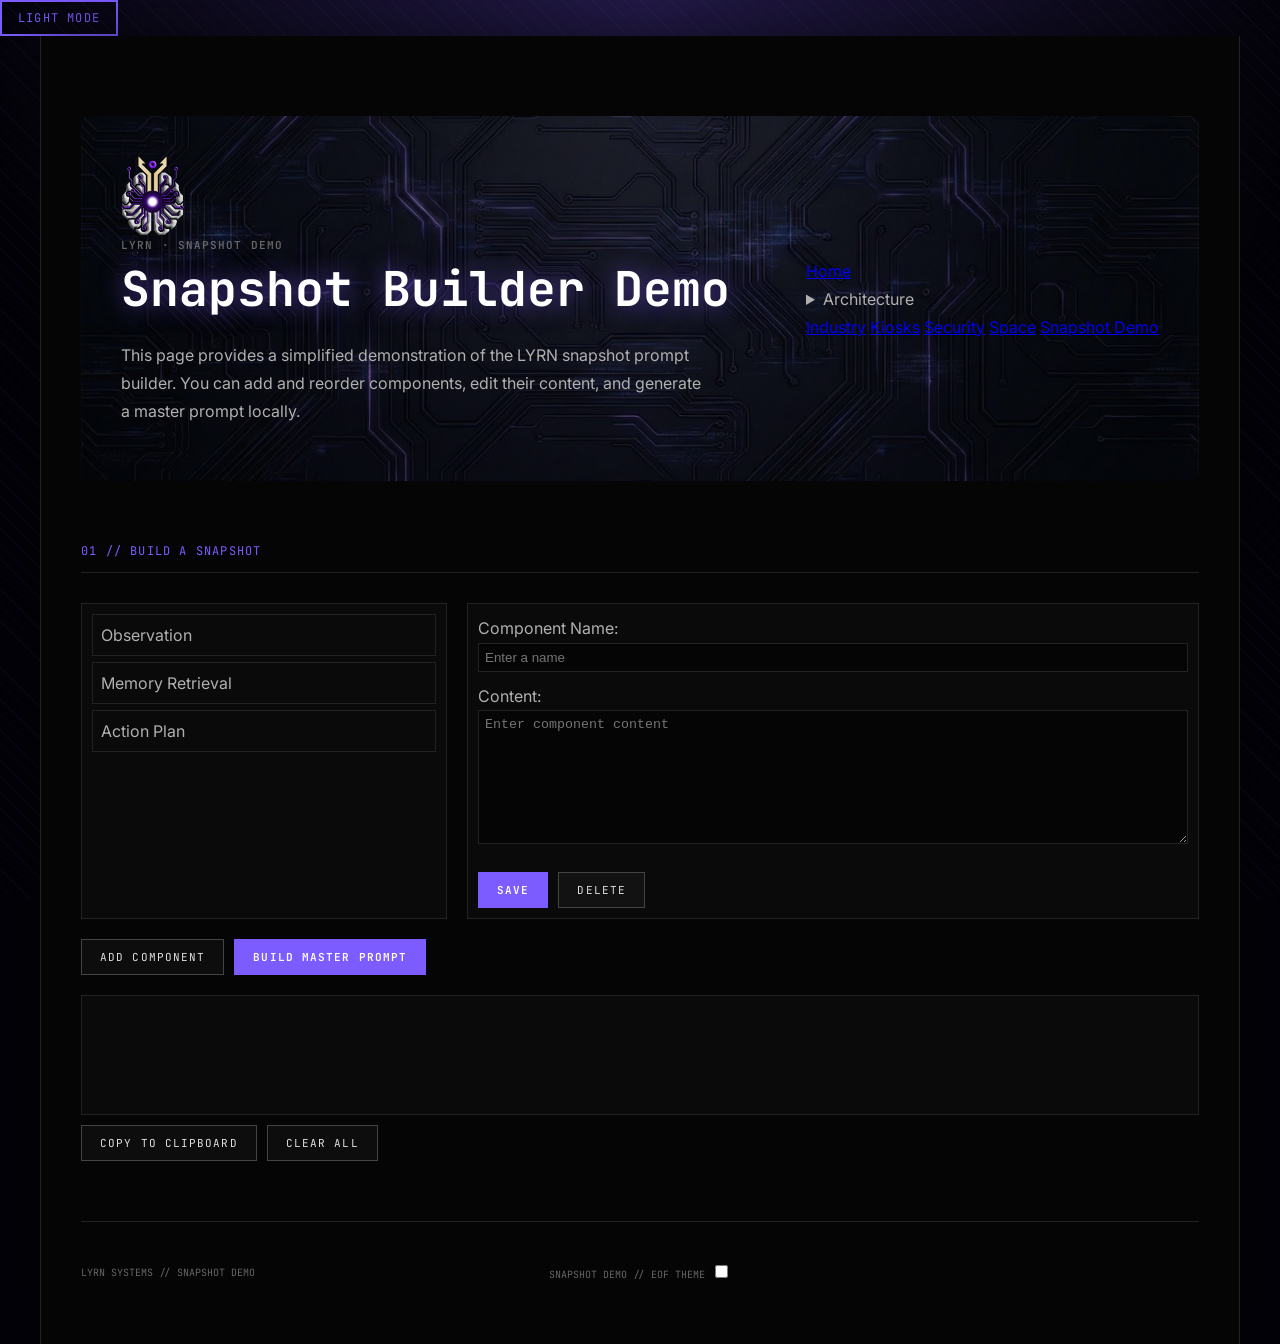
<file: snapshot_demo.html>
<!DOCTYPE html>
<html lang="en">
<head>
  <meta charset="UTF-8" />
  <meta name="viewport" content="width=device-width, initial-scale=1.0" />
  <title>LYRN – Snapshot Builder Demo</title>
  <!-- Use the existing site fonts and CSS -->
  <link rel="preconnect" href="https://fonts.googleapis.com" />
  <link rel="preconnect" href="https://fonts.gstatic.com" crossorigin />
  <link href="https://fonts.googleapis.com/css2?family=Inter:wght@300;400;500;600&family=JetBrains+Mono:wght@400;500;700&display=swap" rel="stylesheet" />
  <link rel="stylesheet" href="style.css" />
  <!-- Custom styles for the demo UI -->
  <style>
    /* Layout for the builder demo */
    .builder-container {
      display: grid;
      grid-template-columns: 1fr 2fr;
      gap: 20px;
      margin-top: 20px;
    }
    .component-list {
      border: 1px solid var(--border-color);
      padding: 10px;
      background: var(--bg-panel);
      max-height: 400px;
      overflow-y: auto;
    }
    .component-item {
      padding: 6px 8px;
      border: 1px solid var(--border-color);
      margin-bottom: 6px;
      cursor: pointer;
    }
    .component-item.active {
      background: var(--bg-accent);
      color: var(--text-high);
    }
    .editor {
      border: 1px solid var(--border-color);
      padding: 10px;
      background: var(--bg-panel);
    }
    .editor input,
    .editor textarea {
      width: 100%;
      margin-bottom: 10px;
      padding: 6px;
      color: var(--text-body);
      background: var(--bg-input);
      border: 1px solid var(--border-color);
    }
    .button-row {
      display: flex;
      gap: 10px;
      flex-wrap: wrap;
    }
    #promptOutput {
      border: 1px solid var(--border-color);
      padding: 10px;
      background: var(--bg-panel);
      white-space: pre-wrap;
      min-height: 120px;
    }
  </style>
</head>
<body>
  <!-- Theme toggle button (shared across the site) -->
  <button id="themeButton" class="theme-button">LIGHT MODE</button>
  <div class="page-container">
    <!-- Header with logo and description -->
    <header>
      <div class="header-left">
        <a href="index.html"><img src="assets/logo.png" alt="LYRN Logo" style="height: 80px; width: auto; flex-shrink: 0;" /></a>
        <div>
          <div class="meta-label">LYRN · SNAPSHOT DEMO</div>
          <h1 class="hero-title">Snapshot Builder Demo</h1>
          <p style="max-width: 90%;">This page provides a simplified demonstration of the LYRN snapshot prompt builder. You can add and reorder components, edit their content, and generate a master prompt locally.</p>
        </div>
      </div>
      <!-- Navigation menu including link back to this demo -->
      <nav class="main-nav">
        <a href="index.html" class="nav-link">Home</a>
        <details class="details-dropdown">
          <summary id="nav-architecture" class="nav-link">Architecture</summary>
          <div class="dropdown-menu">
            <a href="embodied.html" class="nav-link">Embodied</a>
            <a href="memory.html" class="nav-link">Memory</a>
            <a href="reflection.html" class="nav-link">Reflection</a>
            <a href="topic.html" class="nav-link">Topic Index</a>
          </div>
        </details>
        <a href="industry.html" class="nav-link">Industry</a>
        <a href="kiosks.html" class="nav-link">Kiosks</a>
        <a href="security.html" class="nav-link">Security</a>
        <a href="space.html" class="nav-link">Space</a>
        <a href="snapshot_demo.html" class="nav-link">Snapshot Demo</a>
      </nav>
    </header>

    <!-- Builder interface -->
    <div class="section-divider">01 // Build a Snapshot</div>
    <div class="builder-container">
      <!-- Left panel: list of components -->
      <div class="component-list" id="componentList"></div>
      <!-- Right panel: editor -->
      <div class="editor" id="editorPanel">
        <label for="compName">Component Name:</label>
        <input type="text" id="compName" placeholder="Enter a name" />
        <label for="compContent">Content:</label>
        <textarea rows="8" id="compContent" placeholder="Enter component content"></textarea>
        <div class="button-row" style="margin-top: 10px;">
          <button id="saveComponent" class="btn-primary">Save</button>
          <button id="deleteComponent">Delete</button>
        </div>
      </div>
    </div>
    <!-- Global actions -->
    <div class="button-row" style="margin-top: 20px;">
      <button id="addComponent">Add Component</button>
      <button id="buildPrompt" class="btn-primary">Build Master Prompt</button>
    </div>
    <!-- Output area for the master prompt -->
    <div id="promptOutput" style="margin-top: 20px;"></div>
    <div class="button-row" style="margin-top: 10px;">
      <button id="copyPrompt">Copy to Clipboard</button>
      <button id="clearComponents">Clear All</button>
    </div>

    <!-- Footer with theme switch -->
    <footer>
      <span>LYRN SYSTEMS // SNAPSHOT DEMO</span>
      <div class="footer-right">
        <span>SNAPSHOT DEMO // EOF</span>
        <label class="theme-toggle-inline">THEME
          <span class="theme-switch">
            <input type="checkbox" id="themeToggle" />
            <span class="slider"></span>
          </span>
        </label>
      </div>
    </footer>
  </div>
  <!-- Script implementing the demo logic -->
  <script>
    // Immediately invoked function to avoid polluting global scope
    (function() {
      let components = [];
      let selectedIndex = -1;
      const listEl = document.getElementById('componentList');
      const nameInput = document.getElementById('compName');
      const contentInput = document.getElementById('compContent');
      const outputEl = document.getElementById('promptOutput');

      // Load from localStorage or seed with some defaults
      function loadState() {
        try {
          const stored = localStorage.getItem('snapshotDemoComponents');
          components = stored ? JSON.parse(stored) : [];
        } catch(e) {
          components = [];
        }
        if (components.length === 0) {
          components = [
            { name: 'Observation', content: 'Describe what the agent senses.' },
            { name: 'Memory Retrieval', content: 'Summarize relevant memories.' },
            { name: 'Action Plan', content: 'Outline the next steps.' },
          ];
        }
      }

      function saveState() {
        localStorage.setItem('snapshotDemoComponents', JSON.stringify(components));
      }

      function renderList() {
        listEl.innerHTML = '';
        components.forEach((comp, idx) => {
          const item = document.createElement('div');
          item.className = 'component-item' + (idx === selectedIndex ? ' active' : '');
          item.textContent = comp.name;
          item.onclick = () => selectComponent(idx);
          listEl.appendChild(item);
        });
      }

      function selectComponent(index) {
        selectedIndex = index;
        const comp = components[index];
        nameInput.value = comp.name;
        contentInput.value = comp.content;
        renderList();
      }

      function addComponent() {
        const newComp = { name: 'New Component', content: '' };
        components.push(newComp);
        selectedIndex = components.length - 1;
        saveState();
        renderList();
        selectComponent(selectedIndex);
      }

      function saveComponent() {
        if (selectedIndex >= 0) {
          components[selectedIndex].name = nameInput.value;
          components[selectedIndex].content = contentInput.value;
          saveState();
          renderList();
        }
      }

      function deleteComponent() {
        if (selectedIndex >= 0) {
          components.splice(selectedIndex, 1);
          selectedIndex = -1;
          saveState();
          nameInput.value = '';
          contentInput.value = '';
          renderList();
        }
      }

      function buildPrompt() {
        const lines = components.map(c => {
          const header = c.name ? '### ' + c.name : '';
          const body = c.content ? c.content.trim() : '';
          return header + '\n' + body;
        });
        outputEl.textContent = lines.join('\n\n');
      }

      function copyPrompt() {
        navigator.clipboard.writeText(outputEl.textContent || '').then(() => {
          alert('Prompt copied to clipboard!');
        });
      }

      function clearAll() {
        if (confirm('Clear all components?')) {
          components = [];
          selectedIndex = -1;
          saveState();
          nameInput.value = '';
          contentInput.value = '';
          outputEl.textContent = '';
          renderList();
        }
      }

      // Event bindings
      document.getElementById('addComponent').onclick = addComponent;
      document.getElementById('saveComponent').onclick = saveComponent;
      document.getElementById('deleteComponent').onclick = deleteComponent;
      document.getElementById('buildPrompt').onclick = buildPrompt;
      document.getElementById('copyPrompt').onclick = copyPrompt;
      document.getElementById('clearComponents').onclick = clearAll;

      // Initialize
      loadState();
      saveState();
      renderList();
    })();
  </script>
  <!-- Shared script for theme and nav interactions -->
  <script src="script.js"></script>
</body>
</html>
</file>
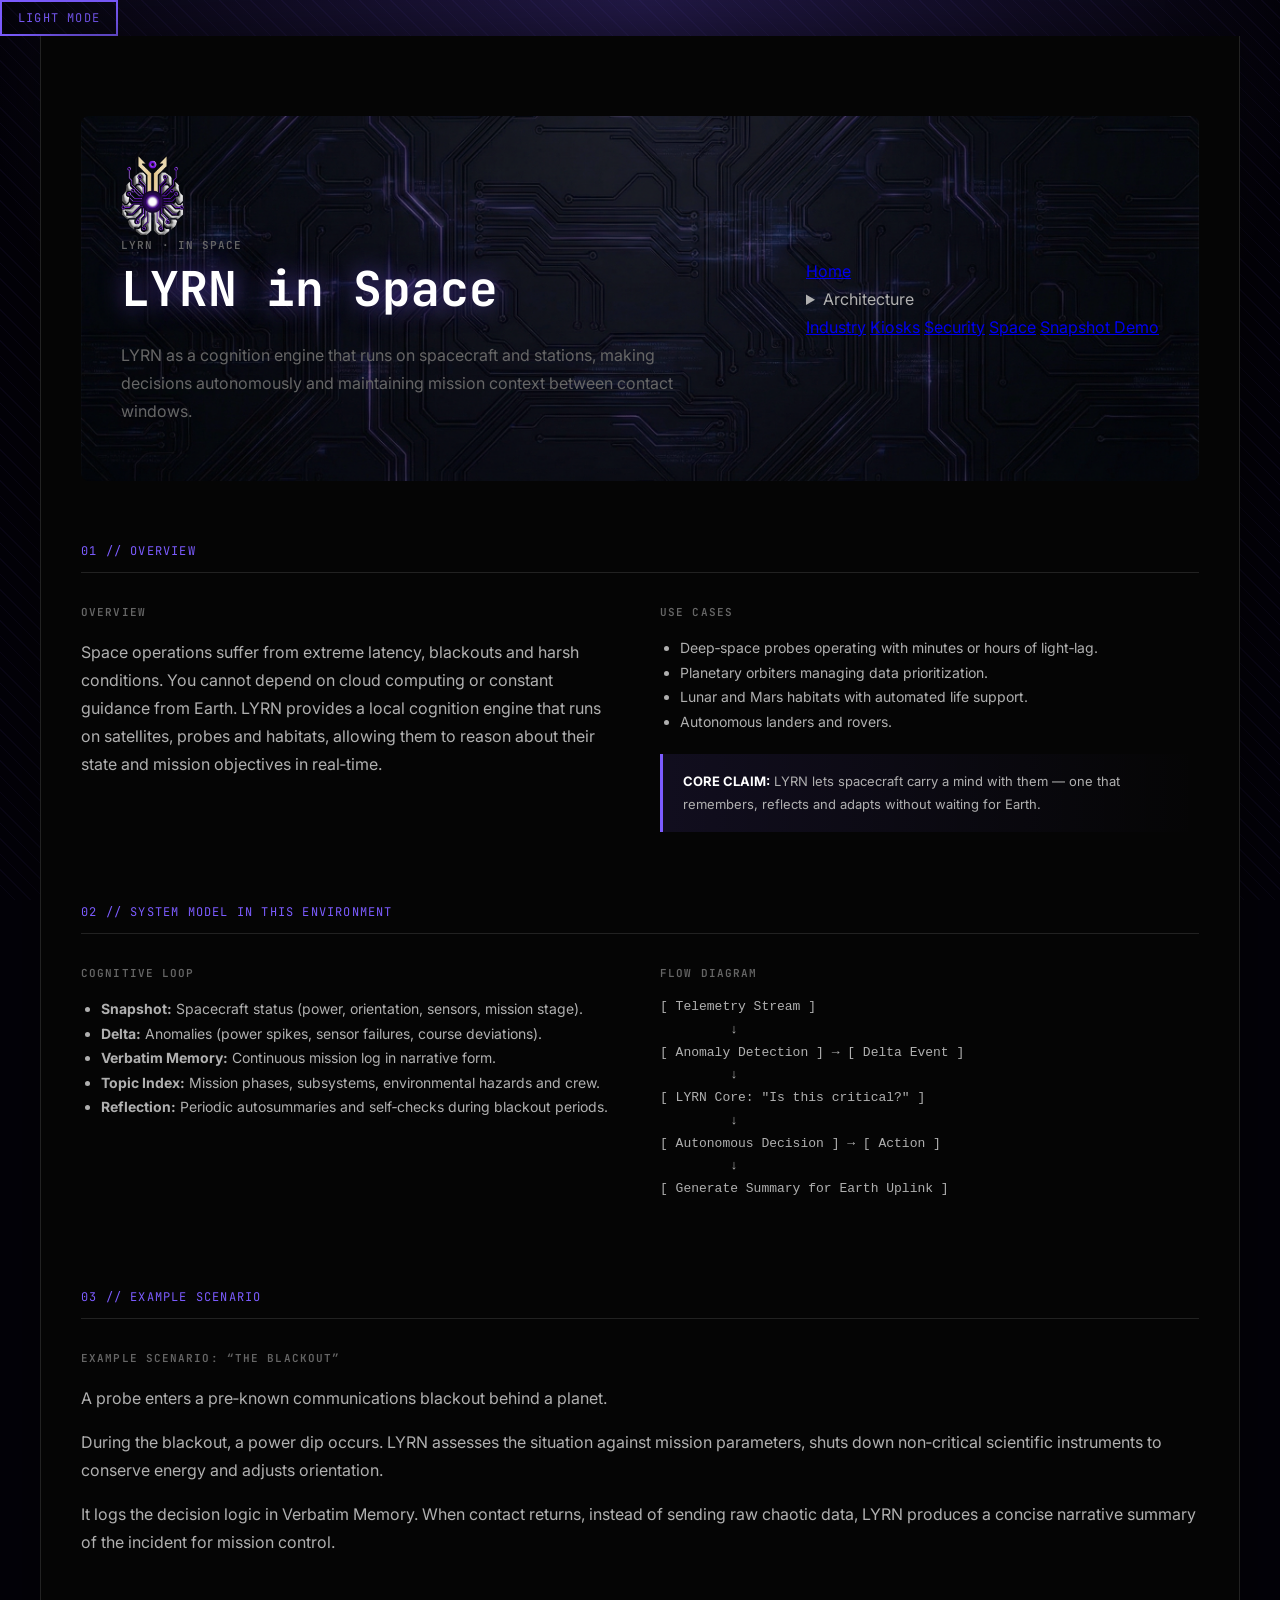
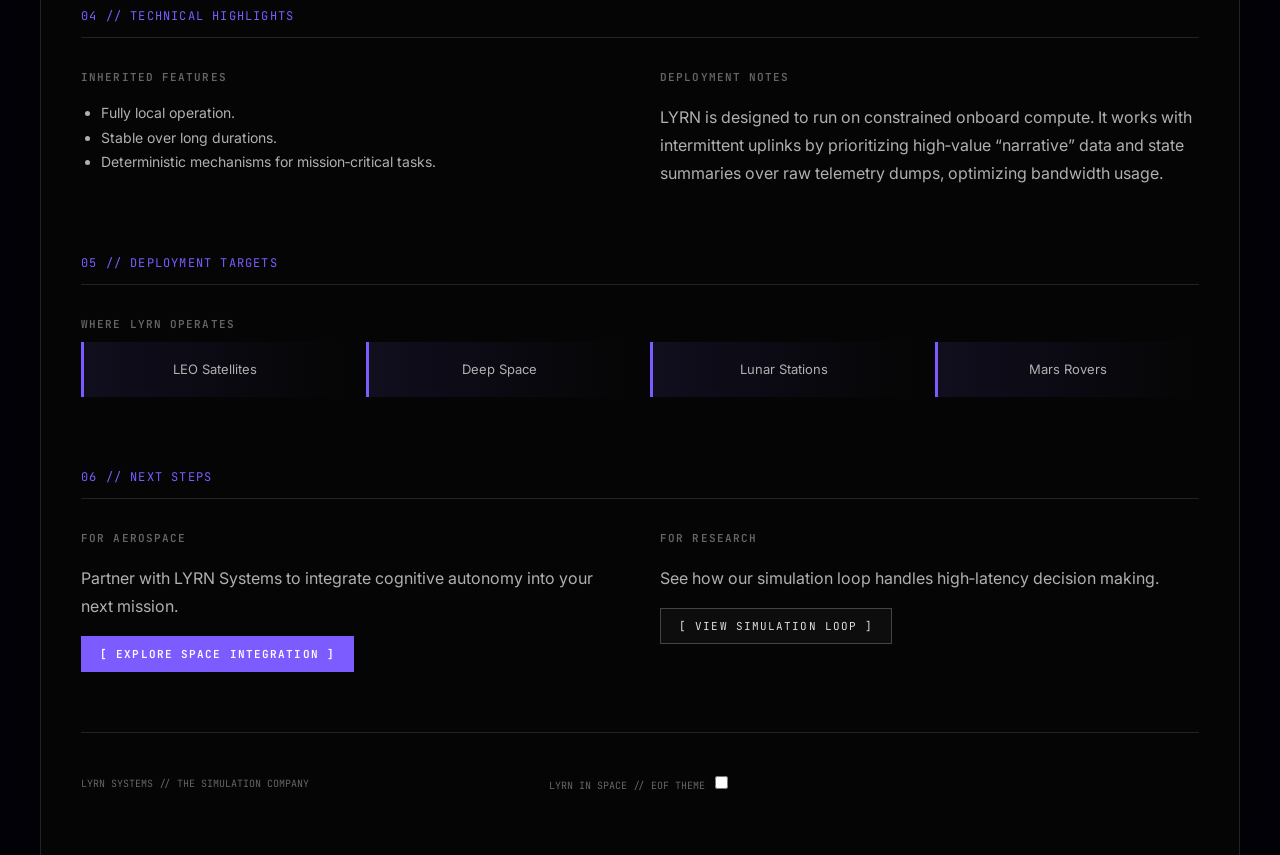
<file: Space.html>
<!DOCTYPE html>
<html lang="en">
<head>
  <meta charset="UTF-8" />
  <meta name="viewport" content="width=device-width, initial-scale=1.0" />
  <title>LYRN – Space</title>
  <link rel="preconnect" href="https://fonts.googleapis.com" />
  <link rel="preconnect" href="https://fonts.gstatic.com" crossorigin />
  <link href="https://fonts.googleapis.com/css2?family=Inter:wght@300;400;500;600&family=JetBrains+Mono:wght@400;500;700&display=swap" rel="stylesheet" />
  <link rel="stylesheet" href="style.css" />
</head>
<body>
  <button id="themeButton" class="theme-button">LIGHT MODE</button>
  <div class="page-container">
    <header>
      <div class="header-left">
        <a href="index.html"><img src="assets/logo.png" alt="LYRN Logo" style="height: 80px; width: auto; flex-shrink: 0;" /></a>
        <div>
          <div class="meta-label">LYRN · IN SPACE</div>
          <h1 class="hero-title">LYRN in Space</h1>
          <p style="color: var(--text-dim); max-width: 90%;">LYRN as a cognition engine that runs on spacecraft and stations, making decisions autonomously and maintaining mission context between contact windows.</p>
        </div>
      </div>
      <nav class="main-nav">
        <a href="index.html" class="nav-link">Home</a>
        <details class="details-dropdown">
          <summary id="nav-architecture" class="nav-link">Architecture</summary>
          <div class="dropdown-menu">
            <a href="embodied.html" class="nav-link">Embodied</a>
            <a href="memory.html" class="nav-link">Memory</a>
            <a href="reflection.html" class="nav-link">Reflection</a>
            <a href="topic.html" class="nav-link">Topic Index</a>
          </div>
        </details>
        <a href="industry.html" class="nav-link">Industry</a>
        <a href="kiosks.html" class="nav-link">Kiosks</a>
        <a href="security.html" class="nav-link">Security</a>
        <a href="space.html" class="nav-link">Space</a>
        <!-- Added link to snapshot demo -->
        <a href="snapshot_demo.html" class="nav-link">Snapshot Demo</a>
      </nav>
    </header>

    <div class="section-divider">01 // Overview</div>
    <div class="grid-2">
      <div>
        <div class="meta-label">Overview</div>
        <p>Space operations suffer from extreme latency, blackouts and harsh conditions. You cannot depend on cloud computing or constant guidance from Earth. LYRN provides a local cognition engine that runs on satellites, probes and habitats, allowing them to reason about their state and mission objectives in real‑time.</p>
      </div>
      <div>
        <div class="meta-label">Use Cases</div>
        <ul style="font-size: 14px; padding-left: 20px; margin-bottom: 20px;">
          <li>Deep‑space probes operating with minutes or hours of light‑lag.</li>
          <li>Planetary orbiters managing data prioritization.</li>
          <li>Lunar and Mars habitats with automated life support.</li>
          <li>Autonomous landers and rovers.</li>
        </ul>
        <div class="callout"><strong>CORE CLAIM:</strong> LYRN lets spacecraft carry a mind with them — one that remembers, reflects and adapts without waiting for Earth.</div>
      </div>
    </div>

    <div class="section-divider">02 // System Model in This Environment</div>
    <div class="grid-2">
      <div>
        <div class="meta-label">Cognitive Loop</div>
        <ul style="font-size: 14px; padding-left: 20px;">
          <li><strong>Snapshot:</strong> Spacecraft status (power, orientation, sensors, mission stage).</li>
          <li><strong>Delta:</strong> Anomalies (power spikes, sensor failures, course deviations).</li>
          <li><strong>Verbatim Memory:</strong> Continuous mission log in narrative form.</li>
          <li><strong>Topic Index:</strong> Mission phases, subsystems, environmental hazards and crew.</li>
          <li><strong>Reflection:</strong> Periodic autosummaries and self‑checks during blackout periods.</li>
        </ul>
      </div>
      <div>
        <div class="meta-label">Flow Diagram</div>
        <pre>
[ Telemetry Stream ]
         ↓
[ Anomaly Detection ] → [ Delta Event ]
         ↓
[ LYRN Core: "Is this critical?" ]
         ↓
[ Autonomous Decision ] → [ Action ]
         ↓
[ Generate Summary for Earth Uplink ]
        </pre>
      </div>
    </div>

    <div class="section-divider">03 // Example Scenario</div>
    <div>
      <div class="meta-label">Example Scenario: “The Blackout”</div>
      <p>A probe enters a pre‑known communications blackout behind a planet.</p>
      <p>During the blackout, a power dip occurs. LYRN assesses the situation against mission parameters, shuts down non‑critical scientific instruments to conserve energy and adjusts orientation.</p>
      <p>It logs the decision logic in Verbatim Memory. When contact returns, instead of sending raw chaotic data, LYRN produces a concise narrative summary of the incident for mission control.</p>
    </div>

    <div class="section-divider">04 // Technical Highlights</div>
    <div class="grid-2">
      <div>
        <div class="meta-label">Inherited Features</div>
        <ul style="font-size: 14px; padding-left: 20px;">
          <li>Fully local operation.</li>
          <li>Stable over long durations.</li>
          <li>Deterministic mechanisms for mission‑critical tasks.</li>
        </ul>
      </div>
      <div>
        <div class="meta-label">Deployment Notes</div>
        <p>LYRN is designed to run on constrained onboard compute. It works with intermittent uplinks by prioritizing high‑value “narrative” data and state summaries over raw telemetry dumps, optimizing bandwidth usage.</p>
      </div>
    </div>

    <div class="section-divider">05 // Deployment Targets</div>
    <div>
      <div class="meta-label">Where LYRN Operates</div>
      <div class="grid-4">
        <div class="callout" style="text-align: center;">LEO Satellites</div>
        <div class="callout" style="text-align: center;">Deep Space</div>
        <div class="callout" style="text-align: center;">Lunar Stations</div>
        <div class="callout" style="text-align: center;">Mars Rovers</div>
      </div>
    </div>

    <div class="section-divider">06 // Next Steps</div>
    <div class="grid-2">
      <div>
        <div class="meta-label">For Aerospace</div>
        <p>Partner with LYRN Systems to integrate cognitive autonomy into your next mission.</p>
        <button class="btn-primary">[ Explore Space Integration ]</button>
      </div>
      <div>
        <div class="meta-label">For Research</div>
        <p>See how our simulation loop handles high‑latency decision making.</p>
        <button>[ View Simulation Loop ]</button>
      </div>
    </div>

    <footer>
      <span>LYRN SYSTEMS // THE SIMULATION COMPANY</span>
      <div class="footer-right">
        <span>LYRN IN SPACE // EOF</span>
        <label class="theme-toggle-inline">THEME
          <span class="theme-switch">
            <input type="checkbox" id="themeToggle" />
            <span class="slider"></span>
          </span>
        </label>
      </div>
    </footer>
  </div>
  <script src="script.js"></script>
</body>
</html>
</file>
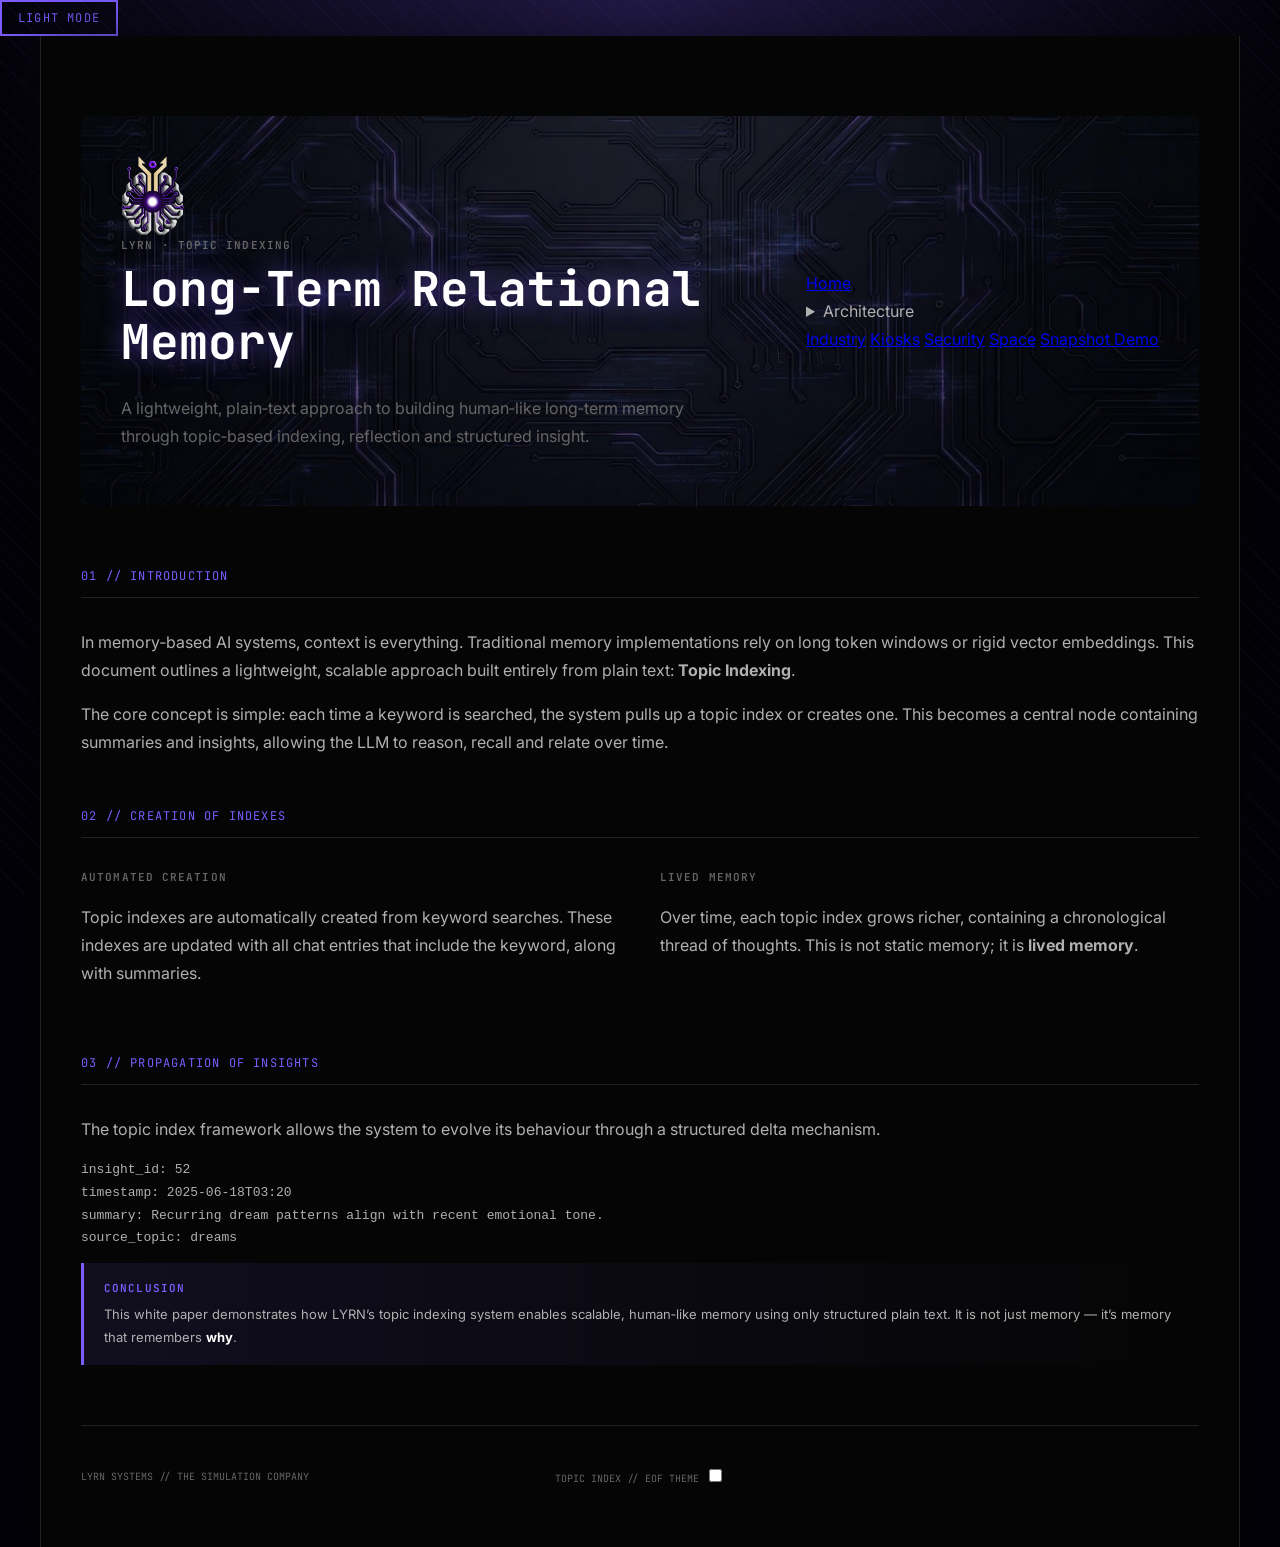
<file: Topic.html>
<!DOCTYPE html>
<html lang="en">
<head>
  <meta charset="UTF-8" />
  <meta name="viewport" content="width=device-width, initial-scale=1.0" />
  <title>LYRN – Topic Indexing</title>
  <link rel="preconnect" href="https://fonts.googleapis.com" />
  <link rel="preconnect" href="https://fonts.gstatic.com" crossorigin />
  <link href="https://fonts.googleapis.com/css2?family=Inter:wght@300;400;500;600&family=JetBrains+Mono:wght@400;500;700&display=swap" rel="stylesheet" />
  <link rel="stylesheet" href="style.css" />
</head>
<body>
  <button id="themeButton" class="theme-button">LIGHT MODE</button>
  <div class="page-container">
    <header>
      <div class="header-left">
        <a href="index.html"><img src="assets/logo.png" alt="LYRN Logo" style="height: 80px; width: auto; flex-shrink: 0;" /></a>
        <div>
          <div class="meta-label">LYRN · TOPIC INDEXING</div>
          <h1 class="hero-title">Long‑Term Relational Memory</h1>
          <p style="color: var(--text-dim); max-width: 90%;">A lightweight, plain‑text approach to building human‑like long‑term memory through topic‑based indexing, reflection and structured insight.</p>
        </div>
      </div>
      <nav class="main-nav">
        <a href="index.html" class="nav-link">Home</a>
        <details class="details-dropdown">
          <summary id="nav-architecture" class="nav-link">Architecture</summary>
          <div class="dropdown-menu">
            <a href="embodied.html" class="nav-link">Embodied</a>
            <a href="memory.html" class="nav-link">Memory</a>
            <a href="reflection.html" class="nav-link">Reflection</a>
            <a href="topic.html" class="nav-link">Topic Index</a>
          </div>
        </details>
        <a href="industry.html" class="nav-link">Industry</a>
        <a href="kiosks.html" class="nav-link">Kiosks</a>
        <a href="security.html" class="nav-link">Security</a>
        <a href="space.html" class="nav-link">Space</a>
        <!-- Added link to snapshot demo -->
        <a href="snapshot_demo.html" class="nav-link">Snapshot Demo</a>
      </nav>
    </header>

    <div class="section-divider">01 // Introduction</div>
    <p>In memory‑based AI systems, context is everything. Traditional memory implementations rely on long token windows or rigid vector embeddings. This document outlines a lightweight, scalable approach built entirely from plain text: <strong>Topic Indexing</strong>.</p>
    <p>The core concept is simple: each time a keyword is searched, the system pulls up a topic index or creates one. This becomes a central node containing summaries and insights, allowing the LLM to reason, recall and relate over time.</p>

    <div class="section-divider">02 // Creation of Indexes</div>
    <div class="grid-2">
      <div>
        <h3 class="meta-label">Automated Creation</h3>
        <p>Topic indexes are automatically created from keyword searches. These indexes are updated with all chat entries that include the keyword, along with summaries.</p>
      </div>
      <div>
        <h3 class="meta-label">Lived Memory</h3>
        <p>Over time, each topic index grows richer, containing a chronological thread of thoughts. This is not static memory; it is <strong>lived memory</strong>.</p>
      </div>
    </div>

    <div class="section-divider">03 // Propagation of Insights</div>
    <p>The topic index framework allows the system to evolve its behaviour through a structured delta mechanism.</p>
    <pre><code><span class="code-key">insight_id:</span> <span class="code-val">52</span>
<span class="code-key">timestamp:</span> <span class="code-val">2025-06-18T03:20</span>
<span class="code-key">summary:</span> <span class="code-val">Recurring dream patterns align with recent emotional tone.</span>
<span class="code-key">source_topic:</span> <span class="code-val">dreams</span></code></pre>

    <div class="callout">
      <div class="meta-label" style="margin-bottom: 5px;">Conclusion</div>
      This white paper demonstrates how LYRN’s topic indexing system enables scalable, human‑like memory using only structured plain text. It is not just memory — it’s memory that remembers <strong>why</strong>.
    </div>

    <footer>
      <span>LYRN SYSTEMS // THE SIMULATION COMPANY</span>
      <div class="footer-right">
        <span>TOPIC INDEX // EOF</span>
        <label class="theme-toggle-inline">THEME
          <span class="theme-switch">
            <input type="checkbox" id="themeToggle" />
            <span class="slider"></span>
          </span>
        </label>
      </div>
    </footer>
  </div>
  <script src="script.js"></script>
</body>
</html>
</file>
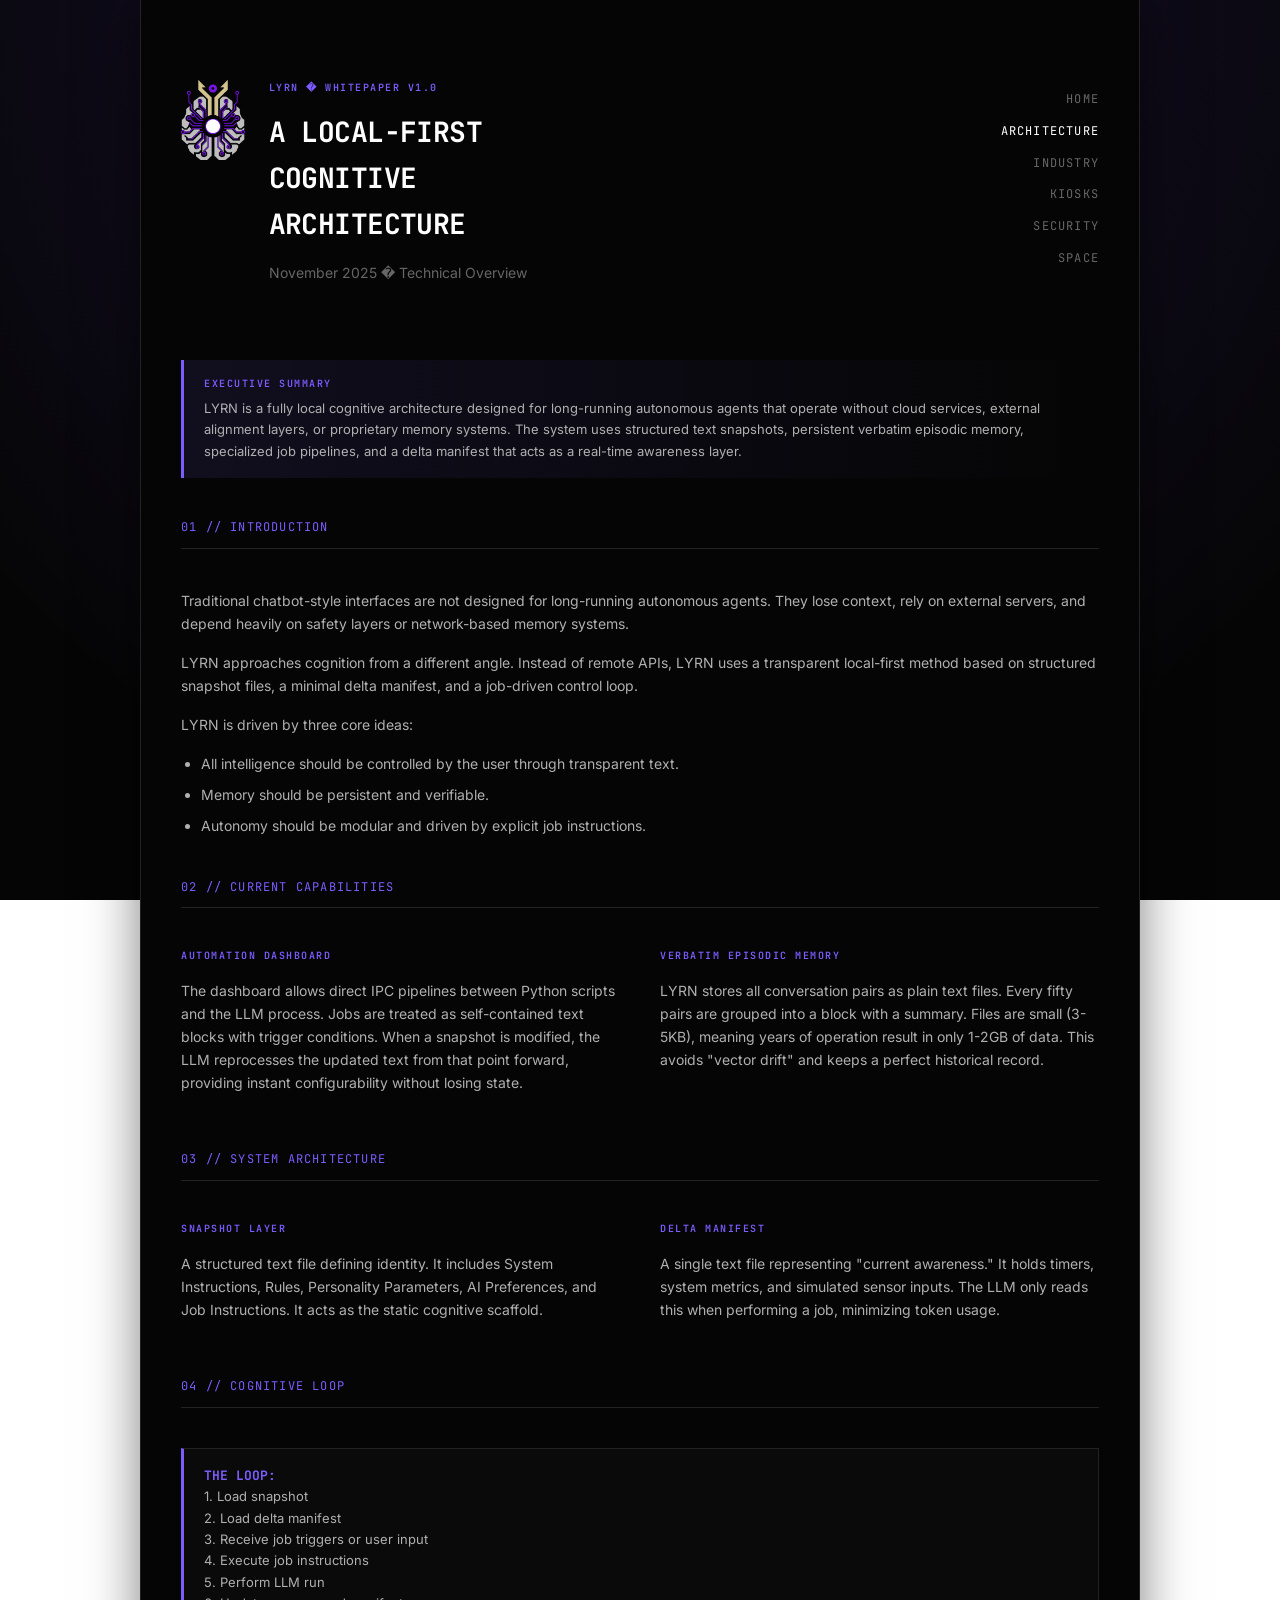
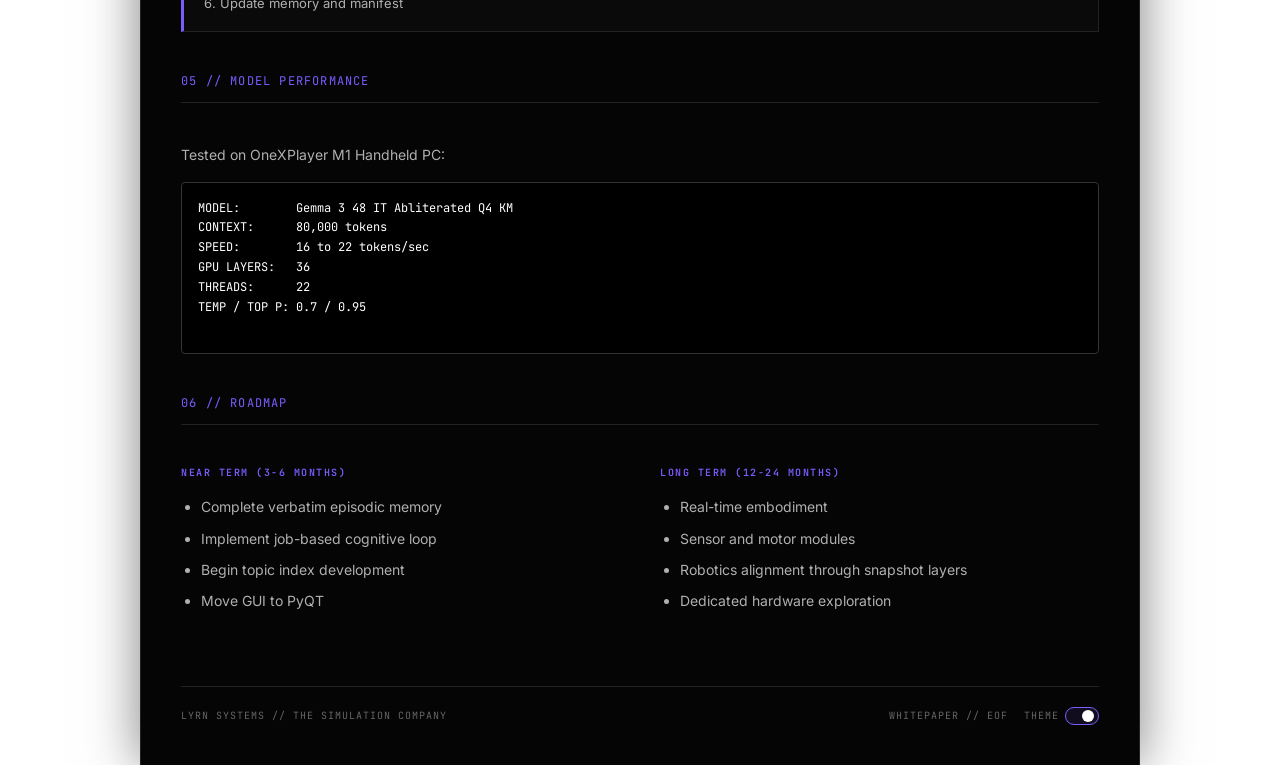
<file: Whitepaper.html>
<!DOCTYPE html>
<html lang="en">
<head>
  <meta charset="UTF-8" />
  <title>LYRN - Whitepaper v1.0</title>
  <meta name="viewport" content="width=device-width, initial-scale=1" />
  <link rel="preconnect" href="https://fonts.googleapis.com" />
  <link rel="preconnect" href="https://fonts.gstatic.com" crossorigin />
  <link href="https://fonts.googleapis.com/css2?family=Inter:wght@300;400;500;600&family=JetBrains+Mono:wght@400;500;700&display=swap" rel="stylesheet" />
  <style>
    /* CORE VARIABLES & RESET */
    :root {
      --bg-core: #050505; --bg-panel: #0a0a0a; --brand-purple: #7c5cff; --brand-purple-dim: rgba(124, 92, 255, 0.1);
      --text-head: #ffffff; --text-body: #b0b0b0; --text-dim: #666666; --border-color: #222222;
      --code-bg: #000000; --code-border: #333333; --input-focus-bg: #111111;
    }
    body[data-theme="light"] {
      --bg-core: #ffffff; --bg-panel: #f9f9f9; --brand-purple: #7c5cff; --brand-purple-dim: rgba(124, 92, 255, 0.08);
      --text-head: #000000; --text-body: #333333; --text-dim: #666666; --border-color: #e5e5e5;
      --code-bg: #f4f4f6; --code-border: #e0e0e0; --input-focus-bg: #ffffff;
    }
    * { box-sizing: border-box; }
    
    body { 
      margin: 0; padding: 0; 
      background: radial-gradient(circle at 50% 0%, #1a1233 0%, var(--bg-core) 80%);
      background-attachment: fixed;
      color: var(--text-body); font-family: "Inter", sans-serif; line-height: 1.65; transition: background 0.3s, color 0.3s; 
    }
    body[data-theme="light"] { background: var(--bg-core); }

    h1, h2, h3, h4, .mono { font-family: "JetBrains Mono", monospace; color: var(--text-head); margin-top: 0; }
    
    /* UTILITIES */
    .page-container { 
      max-width: 1000px; margin: 0 auto; padding: 40px; min-height: 100vh; 
      border-left: 1px solid var(--border-color); border-right: 1px solid var(--border-color); 
      background: var(--bg-core); position: relative; box-shadow: 0 0 50px rgba(0,0,0,0.5); 
    }
    .section-divider { border-bottom: 1px solid var(--border-color); margin: 40px 0; padding-bottom: 10px; display: flex; align-items: center; color: var(--brand-purple); font-family: "JetBrains Mono"; font-size: 12px; text-transform: uppercase; letter-spacing: 0.1em; }
    .grid-2 { display: grid; grid-template-columns: 1fr 1fr; gap: 40px; }
    
    /* COMPONENTS */
    .hero-title { font-size: 28px; letter-spacing: -0.02em; text-transform: uppercase; margin-bottom: 8px; }
    .meta-label { font-family: "JetBrains Mono"; font-size: 10px; color: var(--brand-purple); letter-spacing: 0.15em; text-transform: uppercase; font-weight: 600; display: block; margin-bottom: 12px; }
    p { font-size: 14px; margin-bottom: 16px; }
    ul { font-size: 14px; padding-left: 20px; color: var(--text-body); }
    li { margin-bottom: 8px; }
    
    pre { font-family: "JetBrains Mono"; font-size: 12px; background: var(--code-bg); border: 1px solid var(--code-border); padding: 16px; border-radius: 4px; color: var(--text-head); overflow-x: auto; }
    
    .callout { background: linear-gradient(90deg, var(--brand-purple-dim) 0%, transparent 100%); border-left: 3px solid var(--brand-purple); padding: 16px 20px; font-size: 13px; color: var(--text-body); margin-bottom: 20px; }
    .callout strong { color: var(--text-head); }
    
    /* NAV & FOOTER */
    header { position: relative; margin-top: 40px; margin-bottom: 60px; }
    .nav-link { text-decoration: none; color: var(--text-dim); font-family: "JetBrains Mono", monospace; font-size: 12px; text-transform: uppercase; letter-spacing: 0.1em; transition: color 0.2s ease; }
    .nav-link:hover, .nav-link.active { color: var(--text-head); }
    
    footer { margin-top: 60px; padding-top: 20px; border-top: 1px solid var(--border-color); display: flex; justify-content: space-between; align-items: center; font-family: "JetBrains Mono"; font-size: 10px; color: var(--text-dim); text-transform: uppercase; letter-spacing: 0.1em; }
    .theme-toggle-inline { display: flex; align-items: center; gap: 6px; cursor: pointer; }
    .theme-switch { position: relative; display: inline-block; width: 34px; height: 18px; }
    .theme-switch input { opacity: 0; width: 0; height: 0; }
    .theme-switch .slider { position: absolute; cursor: pointer; top: 0; left: 0; right: 0; bottom: 0; background-color: #222; border-radius: 999px; border: 1px solid var(--border-color); transition: .2s; }
    .theme-switch .slider::before { content: ""; position: absolute; height: 12px; width: 12px; left: 2px; top: 2px; border-radius: 50%; background-color: #fff; transition: .2s; }
    .theme-switch input:checked + .slider { background-color: var(--brand-purple-dim); border-color: var(--brand-purple); }
    .theme-switch input:checked + .slider::before { transform: translateX(14px); }
  </style>
</head>
<body data-theme="dark">

<div class="page-container">
  
  <header>
    <div class="grid-2">
      <div style="display: flex; gap: 24px;">
        <img src="image_0.png" alt="LYRN Logo" style="height: 80px; width: auto; flex-shrink: 0;">
        <div>
          <div class="meta-label">LYRN � WHITEPAPER V1.0</div>
          <h1 class="hero-title">A Local-First Cognitive Architecture</h1>
          <p style="color: var(--text-dim); max-width: 90%;">
            November 2025 � Technical Overview
          </p>
        </div>
      </div>
      <div style="text-align: right; padding-top: 10px;">
        <nav style="display: flex; flex-direction: column; gap: 12px; align-items: flex-end;">
          <a href="index.html" class="nav-link">Home</a>
          <a href="#" class="nav-link active">Architecture</a>
          <a href="industry.html" class="nav-link">Industry</a>
          <a href="kiosks.html" class="nav-link">Kiosks</a>
          <a href="security.html" class="nav-link">Security</a>
          <a href="space.html" class="nav-link">Space</a>
        </nav>
      </div>
    </div>
  </header>

  <div class="callout">
    <div class="meta-label" style="margin-bottom: 5px;">Executive Summary</div>
    LYRN is a fully local cognitive architecture designed for long-running autonomous agents that operate without cloud services, external alignment layers, or proprietary memory systems. The system uses structured text snapshots, persistent verbatim episodic memory, specialized job pipelines, and a delta manifest that acts as a real-time awareness layer.
  </div>

  <div class="section-divider">01 // Introduction</div>
  <p>Traditional chatbot-style interfaces are not designed for long-running autonomous agents. They lose context, rely on external servers, and depend heavily on safety layers or network-based memory systems.</p>
  <p>LYRN approaches cognition from a different angle. Instead of remote APIs, LYRN uses a transparent local-first method based on structured snapshot files, a minimal delta manifest, and a job-driven control loop.</p>
  <p>LYRN is driven by three core ideas:</p>
  <ul>
    <li>All intelligence should be controlled by the user through transparent text.</li>
    <li>Memory should be persistent and verifiable.</li>
    <li>Autonomy should be modular and driven by explicit job instructions.</li>
  </ul>

  <div class="section-divider">02 // Current Capabilities</div>
  <div class="grid-2">
    <div>
      <h3 class="meta-label">Automation Dashboard</h3>
      <p>The dashboard allows direct IPC pipelines between Python scripts and the LLM process. Jobs are treated as self-contained text blocks with trigger conditions. When a snapshot is modified, the LLM reprocesses the updated text from that point forward, providing instant configurability without losing state.</p>
    </div>
    <div>
      <h3 class="meta-label">Verbatim Episodic Memory</h3>
      <p>LYRN stores all conversation pairs as plain text files. Every fifty pairs are grouped into a block with a summary. Files are small (3-5KB), meaning years of operation result in only 1-2GB of data. This avoids "vector drift" and keeps a perfect historical record.</p>
    </div>
  </div>

  <div class="section-divider">03 // System Architecture</div>
  <div class="grid-2">
    <div>
      <h3 class="meta-label">Snapshot Layer</h3>
      <p>A structured text file defining identity. It includes System Instructions, Rules, Personality Parameters, AI Preferences, and Job Instructions. It acts as the static cognitive scaffold.</p>
    </div>
    <div>
      <h3 class="meta-label">Delta Manifest</h3>
      <p>A single text file representing "current awareness." It holds timers, system metrics, and simulated sensor inputs. The LLM only reads this when performing a job, minimizing token usage.</p>
    </div>
  </div>

  <div class="section-divider">04 // Cognitive Loop</div>
  <div class="callout" style="background: var(--bg-panel); border: 1px solid var(--border-color); border-left: 3px solid var(--brand-purple);">
    <strong style="color: var(--brand-purple); font-family: 'JetBrains Mono';">THE LOOP:</strong><br>
    1. Load snapshot<br>
    2. Load delta manifest<br>
    3. Receive job triggers or user input<br>
    4. Execute job instructions<br>
    5. Perform LLM run<br>
    6. Update memory and manifest
  </div>

  <div class="section-divider">05 // Model Performance</div>
  <p>Tested on OneXPlayer M1 Handheld PC:</p>
  <pre>
MODEL:        Gemma 3 48 IT Abliterated Q4 KM
CONTEXT:      80,000 tokens
SPEED:        16 to 22 tokens/sec
GPU LAYERS:   36
THREADS:      22
TEMP / TOP P: 0.7 / 0.95
  </pre>

  <div class="section-divider">06 // Roadmap</div>
  <div class="grid-2">
    <div>
      <h3 class="meta-label">Near Term (3-6 Months)</h3>
      <ul>
        <li>Complete verbatim episodic memory</li>
        <li>Implement job-based cognitive loop</li>
        <li>Begin topic index development</li>
        <li>Move GUI to PyQT</li>
      </ul>
    </div>
    <div>
      <h3 class="meta-label">Long Term (12-24 Months)</h3>
      <ul>
        <li>Real-time embodiment</li>
        <li>Sensor and motor modules</li>
        <li>Robotics alignment through snapshot layers</li>
        <li>Dedicated hardware exploration</li>
      </ul>
    </div>
  </div>

  <footer>
    <span>LYRN SYSTEMS // THE SIMULATION COMPANY</span>
    <div style="display: flex; gap: 16px; align-items: center;">
      <span>WHITEPAPER // EOF</span>
      <label class="theme-toggle-inline">
        THEME
        <span class="theme-switch">
          <input type="checkbox" id="themeToggle" checked onchange="toggleTheme()" />
          <span class="slider"></span>
        </span>
      </label>
    </div>
  </footer>

</div>

<script>
  function toggleTheme() {
    const body = document.body;
    const checkbox = document.getElementById('themeToggle');
    body.setAttribute('data-theme', checkbox.checked ? 'dark' : 'light');
  }
</script>

</body>
</html>
</file>
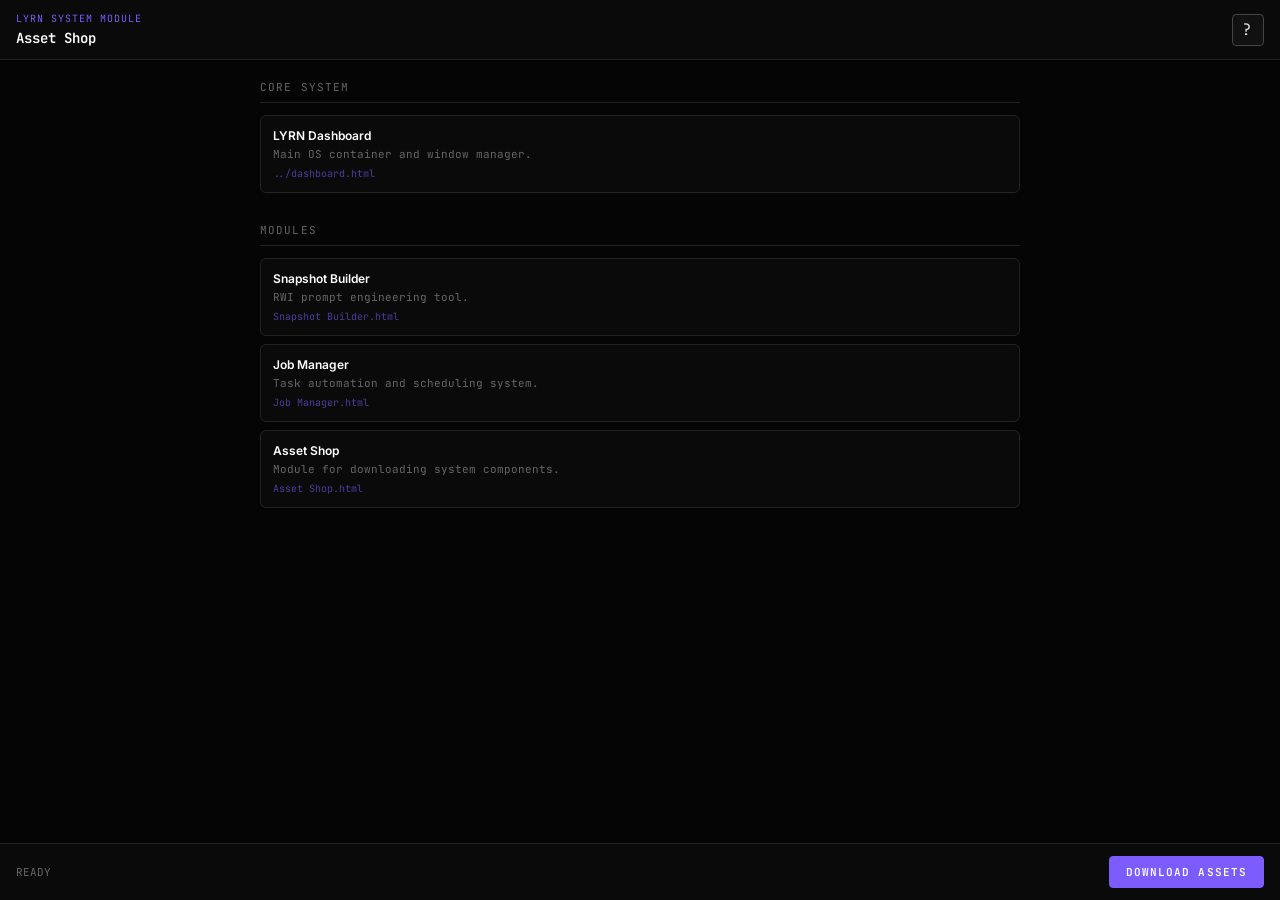
<file: modules/Asset Shop.html>
<!DOCTYPE html>
<html lang="en">
<head>
  <meta charset="UTF-8" />
  <meta name="viewport" content="width=device-width, initial-scale=1.0" />
  <title>LYRN Asset Shop (Module)</title>

  <link rel="preconnect" href="https://fonts.googleapis.com" />
  <link rel="preconnect" href="https://fonts.gstatic.com" crossorigin />
  <link href="https://fonts.googleapis.com/css2?family=Inter:wght@300;400;500;600&family=JetBrains+Mono:wght@400;500;700&display=swap" rel="stylesheet" />

  <style>
    /* [ ... CORE VARIABLES MATCHING LYRN OS ... ] */
    :root {
      --bg-core: #050505;
      --bg-panel: #0a0a0a;
      --bg-input: #050505;
      --brand-purple: #7c5cff;
      --brand-purple-dim: rgba(124, 92, 255, 0.1);
      --text-head: #ffffff;
      --text-body: #b0b0b0;
      --text-dim: #666666;
      --border-color: #222222;
      --input-focus-bg: #111111;
      --success-color: #10B981;
      --error-color: #EF4444;

      --btn-text: #e0e0e0;
      --btn-border: #444444;
      --btn-bg: rgba(255,255,255,0.03);

      /* TYPOGRAPHY */
      --font-size-base: 12px;
    }

    body[data-theme="light"] {
        --bg-core: #eef0f4;
        --bg-panel: #ffffff;
        --bg-input: #ffffff;
        --brand-purple: #6a4ce0;
        --brand-purple-dim: rgba(106, 76, 224, 0.1);
        --text-head: #111111;
        --text-body: #333333;
        --text-dim: #555555;
        --border-color: #d1d5db;
        --input-focus-bg: #f9fafb;
        --btn-text: #333;
        --btn-border: #ccc;
        --btn-bg: rgba(0,0,0,0.03);
    }

    * { box-sizing: border-box; }

    /* --- SCROLLBARS --- */
    ::-webkit-scrollbar { width: 8px; height: 8px; }
    ::-webkit-scrollbar-track { background: transparent; }
    ::-webkit-scrollbar-thumb { background: var(--border-color); border-radius: 4px; border: 2px solid transparent; background-clip: content-box; }
    ::-webkit-scrollbar-thumb:hover { background-color: var(--brand-purple); }

    body {
      margin: 0; padding: 0;
      background-color: var(--bg-core); color: var(--text-body);
      font-family: 'Inter', system-ui, sans-serif;
      height: 100vh; width: 100vw; overflow: hidden;
      font-size: var(--font-size-base);
    }

    h1, h2, h3, h4 { font-family: 'JetBrains Mono', monospace; color: var(--text-head); margin: 0; }

    /* UI ELEMENTS */
    button {
      font-family: 'JetBrains Mono', monospace; 
      font-size: calc(var(--font-size-base) - 1px); 
      background: var(--btn-bg);
      border: 1px solid var(--btn-border); color: var(--btn-text); padding: 8px 16px;
      cursor: pointer; text-transform: uppercase; letter-spacing: 0.1em; transition: all 0.2s ease; border-radius: 4px;
      white-space: nowrap; display: flex; align-items: center; justify-content: center; gap: 6px;
    }
    button:hover { border-color: var(--brand-purple); color: var(--brand-purple); }
    button.btn-primary { background: var(--brand-purple); color: #ffffff; border-color: var(--brand-purple); font-weight: 600; }
    button.btn-primary:hover { background: #6a4ce0; }
    
    .btn-square { width: 32px; height: 32px; padding: 0; font-size: calc(var(--font-size-base) + 4px); }

    /* LAYOUT */
    .app-wrapper {
      background: var(--bg-core);
      height: 100vh; width: 100%;
      display: flex; flex-direction: column; position: relative;
    }

    header {
      border-bottom: 1px solid var(--border-color); padding: 12px 16px;
      display: flex; justify-content: space-between; align-items: center;
      background: var(--bg-panel); flex-shrink: 0;
    }

    .meta-label { font-family: 'JetBrains Mono'; font-size: calc(var(--font-size-base) - 2px); color: var(--brand-purple); text-transform: uppercase; letter-spacing: 0.1em; margin-bottom: 4px; display: block; }
    .panel-title { font-size: calc(var(--font-size-base) + 2px); font-weight: 600; }

    /* CONTENT AREA */
    .content-area { flex: 1; overflow-y: auto; padding: 20px; max-width: 800px; margin: 0 auto; width: 100%; }

    .shop-section { margin-bottom: 30px; }
    .section-header { 
        font-family: 'JetBrains Mono'; color: var(--text-dim); font-size: calc(var(--font-size-base) - 1px); 
        text-transform: uppercase; letter-spacing: 0.1em; border-bottom: 1px solid var(--border-color);
        padding-bottom: 8px; margin-bottom: 12px;
    }

    .asset-row {
        display: flex; align-items: center; padding: 12px;
        background: var(--bg-panel); border: 1px solid var(--border-color);
        border-radius: 6px; margin-bottom: 8px; transition: all 0.2s;
        cursor: default;
    }
    .asset-row:hover { border-color: var(--brand-purple-dim); }
    .asset-row.selected { border-color: var(--brand-purple); background: var(--brand-purple-dim); }

    .asset-check {
        margin-right: 15px; display: none; /* Hidden by default */
        width: 18px; height: 18px; accent-color: var(--brand-purple);
        cursor: pointer;
    }
    .asset-check.visible { display: block; animation: fadeIn 0.2s ease-out; }
    
    @keyframes fadeIn { from { opacity:0; transform: scale(0.8); } to { opacity:1; transform: scale(1); } }

    .asset-info { flex: 1; display: flex; flex-direction: column; gap: 4px; }
    .asset-name { color: var(--text-head); font-weight: 600; font-size: var(--font-size-base); }
    .asset-desc { color: var(--text-dim); font-size: calc(var(--font-size-base) - 1px); font-family: 'JetBrains Mono'; }
    .asset-path { color: var(--brand-purple); opacity: 0.6; font-size: 10px; font-family: 'JetBrains Mono'; margin-top: 2px; }

    /* FOOTER */
    .footer-bar { 
        padding: 12px 16px; border-top: 1px solid var(--border-color); 
        display: flex; justify-content: flex-end; align-items: center; gap: 15px;
        background: var(--bg-panel); flex-shrink: 0;
    }
    .status-text { font-family: 'JetBrains Mono'; color: var(--text-dim); font-size: calc(var(--font-size-base) - 1px); margin-right: auto; }

    /* TOAST */
    #toast {
        position: fixed; bottom: 80px; left: 50%; transform: translateX(-50%);
        background: var(--bg-panel); border: 1px solid var(--brand-purple);
        color: var(--text-head); padding: 10px 20px; border-radius: 4px;
        font-family: 'JetBrains Mono', monospace; font-size: var(--font-size-base);
        opacity: 0; pointer-events: none; transition: opacity 0.3s;
        box-shadow: 0 10px 30px rgba(0,0,0,0.8); z-index: 11000;
    }
    #toast.show { opacity: 1; }

    .download-mode-active .asset-row { cursor: pointer; }
    .download-mode-active .asset-row:hover { border-color: var(--brand-purple); }

  </style>
</head>
<body>

  <div class="app-wrapper">
    <header>
        <div>
            <div class="meta-label">LYRN SYSTEM MODULE</div>
            <h1 class="panel-title">Asset Shop</h1>
        </div>
        <div class="btn-group">
            <button class="btn-icon btn-square" onclick="alert('Asset Shop v1.1\nBatch download system components.')" title="Help">?</button>
        </div>
    </header>

    <div class="content-area" id="asset-list-container">
        </div>

    <div class="footer-bar">
         <span class="status-text" id="status-label">READY</span>
         <button id="main-action-btn" class="btn-primary" onclick="handleActionClick()">Download Assets</button>
    </div>
  </div>

  <div id="toast">Operation Successful</div>

  <script>
    /* =========================================
       CONFIG: AVAILABLE ASSETS
       ========================================= */
    const DOWNLOAD_ITEMS = {
        core: [
            { name: "LYRN Dashboard", path: "../dashboard.html", desc: "Main OS container and window manager." }
        ],
        modules: [
            { name: "Snapshot Builder", path: "Snapshot Builder.html", desc: "RWI prompt engineering tool." },
            { name: "Job Manager", path: "Job Manager.html", desc: "Task automation and scheduling system." },
            { name: "Asset Shop", path: "Asset Shop.html", desc: "Module for downloading system components." }
        ],
        extras: []
    };

    /* =========================================
       STATE
       ========================================= */
    let STATE = {
        downloadMode: false,
        selectedPaths: new Set()
    };

    /* =========================================
       INIT
       ========================================= */
    document.addEventListener('DOMContentLoaded', () => {
        renderShop();
        
        // Theme Sync Listener
        window.addEventListener('message', (event) => {
            if (event.data.type === 'THEME_CHANGE') {
                document.body.setAttribute('data-theme', event.data.theme);
            }
            if (event.data.type === 'FONT_CHANGE') {
                document.documentElement.style.setProperty('--font-size-base', event.data.fontSize + 'px');
            }
        });
    });

    /* =========================================
       RENDERING
       ========================================= */
    function renderShop() {
        const container = document.getElementById('asset-list-container');
        container.innerHTML = '';

        // Helper to render a category
        const renderCategory = (key, title) => {
            const items = DOWNLOAD_ITEMS[key];
            if (!items || items.length === 0) return;

            const section = document.createElement('div');
            section.className = 'shop-section';
            
            const header = document.createElement('div');
            header.className = 'section-header';
            header.innerText = title;
            section.appendChild(header);

            items.forEach(item => {
                const row = document.createElement('div');
                row.className = 'asset-row';
                row.dataset.path = item.path;
                row.onclick = () => toggleSelection(item.path, row);

                const check = document.createElement('input');
                check.type = 'checkbox';
                check.className = 'asset-check';
                check.checked = STATE.selectedPaths.has(item.path);
                
                // Show checkbox if mode is active
                if (STATE.downloadMode) check.classList.add('visible');

                const info = document.createElement('div');
                info.className = 'asset-info';
                info.innerHTML = `
                    <span class="asset-name">${item.name}</span>
                    <span class="asset-desc">${item.desc}</span>
                    <span class="asset-path">${item.path}</span>
                `;

                row.appendChild(check);
                row.appendChild(info);
                section.appendChild(row);
            });

            container.appendChild(section);
        };

        renderCategory('core', 'Core System');
        renderCategory('modules', 'Modules');
        renderCategory('extras', 'Extras');
    }

    /* =========================================
       INTERACTION
       ========================================= */
    function handleActionClick() {
        const btn = document.getElementById('main-action-btn');
        const status = document.getElementById('status-label');

        // PHASE 1: ENTER SELECT MODE
        if (!STATE.downloadMode) {
            STATE.downloadMode = true;
            document.body.classList.add('download-mode-active');
            
            // Show checkboxes
            document.querySelectorAll('.asset-check').forEach(c => c.classList.add('visible'));
            
            btn.innerText = "Confirm Download";
            btn.classList.add('btn-confirm');
            status.innerText = "SELECT ASSETS";
            showToast("Select items to download");
        } 
        // PHASE 2: EXECUTE DOWNLOAD
        else {
            const count = STATE.selectedPaths.size;
            if (count === 0) {
                showToast("No assets selected", true);
                return;
            }
            executeDownload();
        }
    }

    function toggleSelection(path, rowElement) {
        if (!STATE.downloadMode) return;

        const check = rowElement.querySelector('.asset-check');
        
        if (STATE.selectedPaths.has(path)) {
            STATE.selectedPaths.delete(path);
            rowElement.classList.remove('selected');
            check.checked = false;
        } else {
            STATE.selectedPaths.add(path);
            rowElement.classList.add('selected');
            check.checked = true;
        }

        updateStatus();
    }

    function updateStatus() {
        const count = STATE.selectedPaths.size;
        const btn = document.getElementById('main-action-btn');
        const status = document.getElementById('status-label');
        
        if (count === 0) {
            btn.innerText = "Confirm Download";
            status.innerText = "SELECT ASSETS";
        } else {
            btn.innerText = `Download (${count})`;
            status.innerText = `${count} SELECTED`;
        }
    }

    /* =========================================
       DOWNLOAD LOGIC
       ========================================= */
    async function executeDownload() {
        const btn = document.getElementById('main-action-btn');
        const originalText = btn.innerText;
        btn.innerText = "Processing...";
        btn.disabled = true;

        const paths = Array.from(STATE.selectedPaths);

        try {
            // Loop through all selected paths and download sequentially
            for (let i = 0; i < paths.length; i++) {
                await downloadSingleFile(paths[i]);
                
                // Add a small delay between downloads to ensure browser registers them
                // and doesn't flag them as spam popups immediately
                if (i < paths.length - 1) {
                    await new Promise(resolve => setTimeout(resolve, 500));
                }
            }
            
            showToast("Downloads Started");
            resetState();
        } catch (err) {
            console.error(err);
            showToast("Download Failed", true);
        } finally {
            btn.innerText = "Download Assets"; // Reset to initial
            btn.disabled = false;
        }
    }

    function downloadSingleFile(path) {
        const link = document.createElement('a');
        link.href = path;
        // Extract filename from path
        const filename = path.split('/').pop();
        link.download = filename;
        document.body.appendChild(link);
        link.click();
        document.body.removeChild(link);
        // Return a small resolved promise just to keep async flow consistent
        return Promise.resolve();
    }

    function resetState() {
        STATE.downloadMode = false;
        STATE.selectedPaths.clear();
        document.body.classList.remove('download-mode-active');
        document.querySelectorAll('.asset-check').forEach(c => {
            c.checked = false; 
            c.classList.remove('visible');
        });
        document.querySelectorAll('.asset-row').forEach(r => r.classList.remove('selected'));
        
        const btn = document.getElementById('main-action-btn');
        btn.innerText = "Download Assets";
        document.getElementById('status-label').innerText = "READY";
    }

    function showToast(msg, error=false) {
        const t = document.getElementById('toast');
        t.innerText = msg;
        t.style.borderColor = error ? 'var(--error-color)' : 'var(--brand-purple)';
        t.classList.add('show');
        setTimeout(() => t.classList.remove('show'), 3000);
    }
  </script>
</body>
</html>
</file>
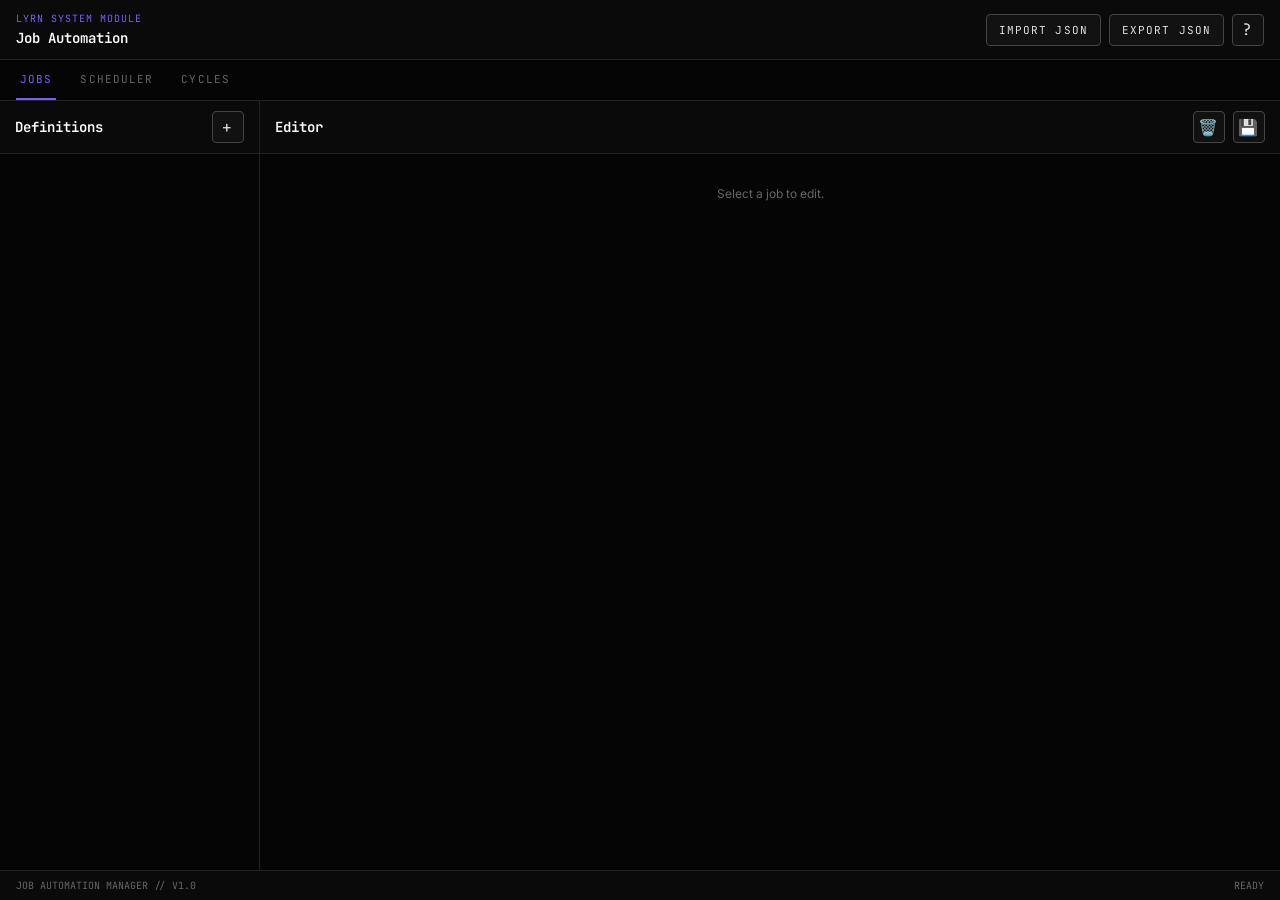
<file: modules/Job Manager.html>
<!DOCTYPE html>
<html lang="en">
<head>
  <meta charset="UTF-8" />
  <meta name="viewport" content="width=device-width, initial-scale=1.0" />
  <title>LYRN Job Manager (Module)</title>

  <link rel="preconnect" href="https://fonts.googleapis.com" />
  <link rel="preconnect" href="https://fonts.gstatic.com" crossorigin />
  <link href="https://fonts.googleapis.com/css2?family=Inter:wght@300;400;500;600&family=JetBrains+Mono:wght@400;500;700&display=swap" rel="stylesheet" />

  <style>
    /* [ ... CORE VARIABLES ... ] */
    :root {
      --bg-core: #050505;
      --bg-panel: #0a0a0a;
      --bg-input: #050505;
      --brand-purple: #7c5cff;
      --brand-purple-dim: rgba(124, 92, 255, 0.1);
      --text-head: #ffffff;
      --text-body: #b0b0b0;
      --text-dim: #666666;
      --border-color: #222222;
      --input-focus-bg: #111111;
      --success-color: #10B981;
      --error-color: #EF4444;

      --btn-text: #e0e0e0;
      --btn-border: #444444;
      --btn-bg: rgba(255,255,255,0.03);

      /* TYPOGRAPHY */
      --font-size-base: 12px;
    }

    body[data-theme="light"] {
        --bg-core: #eef0f4;
        --bg-panel: #ffffff;
        --bg-input: #ffffff;
        --brand-purple: #6a4ce0;
        --brand-purple-dim: rgba(106, 76, 224, 0.1);
        --text-head: #111111;
        --text-body: #333333;
        --text-dim: #555555;
        --border-color: #d1d5db;
        --input-focus-bg: #f9fafb;
        --btn-text: #333;
        --btn-border: #ccc;
        --btn-bg: rgba(0,0,0,0.03);
    }

    * { box-sizing: border-box; }

    /* --- THEMED SCROLLBARS --- */
    ::-webkit-scrollbar { width: 8px; height: 8px; }
    ::-webkit-scrollbar-track { background: transparent; }
    ::-webkit-scrollbar-thumb { background: var(--border-color); border-radius: 4px; border: 2px solid transparent; background-clip: content-box; }
    ::-webkit-scrollbar-thumb:hover { background-color: var(--brand-purple); }

    body {
      margin: 0; padding: 0;
      background-color: var(--bg-core); color: var(--text-body);
      font-family: 'Inter', system-ui, sans-serif;
      height: 100vh; width: 100vw; overflow: hidden;
      font-size: var(--font-size-base);
    }

    h1, h2, h3, h4 { font-family: 'JetBrains Mono', monospace; color: var(--text-head); margin: 0; }

    /* UI ELEMENTS */
    button {
      font-family: 'JetBrains Mono', monospace; 
      font-size: calc(var(--font-size-base) - 1px); 
      background: var(--btn-bg);
      border: 1px solid var(--btn-border); color: var(--btn-text); padding: 8px 12px;
      cursor: pointer; text-transform: uppercase; letter-spacing: 0.1em; transition: all 0.2s ease; border-radius: 4px;
      white-space: nowrap; display: flex; align-items: center; justify-content: center; gap: 6px;
    }
    button:hover { border-color: var(--brand-purple); color: var(--brand-purple); }
    button.btn-primary { background: var(--brand-purple); color: #ffffff; border-color: var(--brand-purple); font-weight: 600; }
    button.btn-primary:hover { background: #6a4ce0; }
    .btn-group { display: flex; align-items: center; gap: 8px; }
    .btn-square { width: 32px; height: 32px; padding: 0; font-size: calc(var(--font-size-base) + 4px); }
    .btn-delete:hover { border-color: #ff4444; color: #ff4444; }
    .btn-save:hover { border-color: var(--success-color); color: var(--success-color); }

    .hidden { display: none !important; }

    /* LAYOUT */
    .app-wrapper {
      background: var(--bg-core);
      height: 100vh; width: 100%;
      display: flex; flex-direction: column; position: relative;
    }

    header {
      border-bottom: 1px solid var(--border-color); padding: 12px 16px;
      display: flex; justify-content: space-between; align-items: center;
      background: var(--bg-panel); flex-shrink: 0;
    }

    .meta-label { font-family: 'JetBrains Mono'; font-size: calc(var(--font-size-base) - 2px); color: var(--brand-purple); text-transform: uppercase; letter-spacing: 0.1em; margin-bottom: 4px; display: block; }
    .panel-title { font-size: calc(var(--font-size-base) + 2px); font-weight: 600; }

    /* TABS */
    .tabs-bar {
        display: flex; gap: 20px; padding: 0 16px; border-bottom: 1px solid var(--border-color);
        background: var(--bg-core); flex-shrink: 0;
    }
    .tab-btn {
        background: transparent; border: none; border-bottom: 2px solid transparent;
        color: var(--text-dim); padding: 12px 4px; font-family: 'JetBrains Mono';
        font-size: calc(var(--font-size-base) - 1px); cursor: pointer; border-radius: 0;
    }
    .tab-btn:hover { color: var(--text-head); }
    .tab-btn.active { color: var(--brand-purple); border-bottom-color: var(--brand-purple); }

    /* GRID & PANELS */
    .content-area { flex: 1; overflow: hidden; position: relative; }
    .tab-content { display: none; height: 100%; width: 100%; }
    .tab-content.active { display: block; }

    .split-grid { display: grid; grid-template-columns: 260px 1fr; height: 100%; }

    .left-panel { border-right: 1px solid var(--border-color); background: rgba(0,0,0,0.02); overflow-y: auto; display: flex; flex-direction: column; }
    .panel-header { padding: 10px 15px; background: var(--bg-panel); border-bottom: 1px solid var(--border-color); display: flex; justify-content: space-between; align-items: center; position: sticky; top: 0; z-index: 10; flex-shrink: 0; }

    .list-scroll { flex: 1; overflow-y: auto; }

    .list-item { display: flex; align-items: center; padding: 10px 15px; border-bottom: 1px solid var(--border-color); cursor: pointer; font-family: 'JetBrains Mono', monospace; font-size: calc(var(--font-size-base) - 1px); transition: background 0.2s; }
    .list-item:hover { background: var(--bg-panel); }
    .list-item.selected { background: var(--brand-purple-dim); border-left: 3px solid var(--brand-purple); }
    .item-name { flex: 1; color: var(--text-body); margin: 0 10px; white-space: nowrap; overflow: hidden; text-overflow: ellipsis; }

    .editor-panel { overflow-y: auto; height: 100%; position: relative; display: flex; flex-direction: column; }
    .editor-content { padding: 20px; flex: 1; overflow-y: auto; }

    /* FORMS */
    .form-group { margin-bottom: 15px; }
    .form-group label { display: block; font-size: calc(var(--font-size-base) - 2px); color: var(--text-dim); text-transform: uppercase; margin-bottom: 5px; font-family: 'JetBrains Mono'; }

    input[type="text"], input[type="number"], select, textarea {
      width: 100%; background: var(--bg-input); border: 1px solid var(--border-color); color: var(--text-head); padding: 10px; font-family: 'JetBrains Mono', monospace; font-size: var(--font-size-base); border-radius: 4px;
    }
    input[type="text"]:focus, textarea:focus, select:focus { border-color: var(--brand-purple); outline: none; background: var(--input-focus-bg); }

    /* CALENDAR STYLES */
    .calendar-container { display: flex; flex-direction: column; height: 100%; }
    .calendar-header-controls { display: flex; align-items: center; justify-content: center; gap: 20px; width: 100%; }
    .calendar-grid {
        display: grid; grid-template-columns: repeat(7, 1fr);
        flex: 1; overflow-y: auto; padding: 10px; gap: 1px; background: var(--border-color);
        border: 1px solid var(--border-color);
    }
    .calendar-day-header { background: var(--bg-panel); padding: 10px; text-align: center; font-family: 'JetBrains Mono'; font-size: calc(var(--font-size-base) - 1px); color: var(--text-dim); }
    .calendar-day {
        background: var(--bg-core); min-height: 80px; padding: 6px;
        cursor: pointer; transition: background 0.2s; position: relative;
    }
    .calendar-day:hover { background: var(--bg-panel); }
    .calendar-day.today { box-shadow: inset 0 0 0 1px var(--brand-purple); }
    .day-number { font-size: var(--font-size-base); font-weight: 600; color: var(--text-dim); margin-bottom: 4px; }
    .day-events { display: flex; flex-direction: column; gap: 2px; }
    .event-dot { width: 6px; height: 6px; background: var(--brand-purple); border-radius: 50%; display: inline-block; margin-right: 2px; }
    .event-pill { font-size: calc(var(--font-size-base) - 2px); background: var(--brand-purple-dim); color: var(--brand-purple); padding: 2px 4px; border-radius: 2px; white-space: nowrap; overflow: hidden; text-overflow: ellipsis; margin-top: 2px; }

    /* TOAST */
    #toast {
        position: fixed; bottom: 20px; left: 50%; transform: translateX(-50%);
        background: var(--bg-panel); border: 1px solid var(--brand-purple);
        color: var(--text-head); padding: 10px 20px; border-radius: 4px;
        font-family: 'JetBrains Mono', monospace; font-size: var(--font-size-base);
        opacity: 0; pointer-events: none; transition: opacity 0.3s;
        box-shadow: 0 10px 30px rgba(0,0,0,0.8); z-index: 11000;
    }
    #toast.show { opacity: 1; }

    /* MODAL */
    .modal-overlay {
        position: fixed; top: 0; left: 0; width: 100%; height: 100%;
        background: rgba(0, 0, 0, 0.8); backdrop-filter: blur(2px);
        z-index: 10000; display: flex; justify-content: center; align-items: center;
    }
    .modal-box {
        background: var(--bg-panel); border: 1px solid var(--border-color);
        box-shadow: 0 10px 30px rgba(0,0,0,0.5); width: 400px; max-height: 80%;
        display: flex; flex-direction: column; border-radius: 8px; animation: slideUp 0.3s ease-out;
    }
    @keyframes slideUp { from { transform: translateY(20px); opacity: 0; } to { transform: translateY(0); opacity: 1; } }
    .modal-header { padding: 15px 20px; border-bottom: 1px solid var(--border-color); display: flex; justify-content: space-between; align-items: center; }
    .modal-body { flex: 1; padding: 20px; overflow-y: auto; }
    .schedule-item { display: flex; justify-content: space-between; align-items: center; padding: 8px 0; border-bottom: 1px solid var(--border-color); font-size: var(--font-size-base); }

    /* FOOTER */
    .footer-bar { padding: 8px 16px; border-top: 1px solid var(--border-color); display: flex; justify-content: space-between; align-items: center; background: var(--bg-panel); font-size: calc(var(--font-size-base) - 2px); font-family: 'JetBrains Mono'; color: var(--text-dim); flex-shrink: 0; }

    /* RESPONSIVE */
    @media (max-width: 768px) {
        .split-grid { grid-template-columns: 1fr; grid-template-rows: 200px 1fr; }
        .left-panel { border-right: none; border-bottom: 1px solid var(--border-color); }
        .calendar-grid { grid-template-columns: repeat(1, 1fr); gap: 5px; background: transparent; border: none; }
        .calendar-day-header { display: none; }
        .calendar-day { border: 1px solid var(--border-color); border-radius: 4px; min-height: 60px; }
    }
  </style>
</head>
<body>

  <div class="app-wrapper">
    <header>
        <div>
            <div class="meta-label">LYRN SYSTEM MODULE</div>
            <h1 class="panel-title">Job Automation</h1>
        </div>
        <div class="btn-group">
            <input type="file" id="file-input" style="display: none;" accept=".json" onchange="handleFileLoad(this)">
            <button onclick="document.getElementById('file-input').click()">Import JSON</button>
            <button onclick="exportCurrentData()">Export JSON</button>
            <button class="btn-icon btn-square" onclick="showHelp()" title="Help">?</button>
        </div>
    </header>

    <div class="tabs-bar">
        <button class="tab-btn active" onclick="switchTab('jobs')">JOBS</button>
        <button class="tab-btn" onclick="switchTab('scheduler')">SCHEDULER</button>
        <button class="tab-btn" onclick="switchTab('cycles')">CYCLES</button>
    </div>

    <div class="content-area">
        <div id="tab-jobs" class="tab-content active">
            <div class="split-grid">
                <div class="left-panel">
                    <div class="panel-header">
                        <h3 class="panel-title">Definitions</h3>
                        <button class="btn-square" onclick="addNewItem('job')" title="Add Job">+</button>
                    </div>
                    <div id="jobs-list" class="list-scroll"></div>
                </div>
                <div class="editor-panel">
                    <div class="panel-header">
                        <h3 class="panel-title" id="job-editor-title">Editor</h3>
                        <div class="btn-group">
                            <button class="btn-square btn-delete" id="job-delete-btn" onclick="deleteCurrentItem('job')" title="Delete">🗑️</button>
                            <button class="btn-square btn-save" id="job-save-btn" onclick="saveJob()" title="Save">💾</button>
                        </div>
                    </div>
                    <div id="job-editor" class="editor-content">
                        <p style="color: var(--text-dim); text-align: center;">Select a job to edit.</p>
                    </div>
                </div>
            </div>
        </div>

        <div id="tab-scheduler" class="tab-content">
            <div class="calendar-container">
                <div class="panel-header">
                    <div class="calendar-header-controls">
                        <button class="btn-square" onclick="changeMonth(-1)">&lt;</button>
                        <h3 class="panel-title" id="calendar-month-label">Month Year</h3>
                        <button class="btn-square" onclick="changeMonth(1)">&gt;</button>
                    </div>
                    <button onclick="initScheduler()">Today</button>
                </div>
                <div id="calendar-grid" class="calendar-grid"></div>
            </div>
        </div>

        <div id="tab-cycles" class="tab-content">
             <div class="split-grid">
                <div class="left-panel">
                    <div class="panel-header">
                        <h3 class="panel-title">Cycles</h3>
                        <button class="btn-square" onclick="addNewItem('cycle')" title="Add Cycle">+</button>
                    </div>
                    <div id="cycles-list" class="list-scroll"></div>
                </div>
                <div class="editor-panel">
                    <div class="panel-header">
                        <h3 class="panel-title" id="cycle-editor-title">Editor</h3>
                        <div class="btn-group">
                            <button class="btn-square btn-delete" id="cycle-delete-btn" onclick="deleteCurrentItem('cycle')" title="Delete">🗑️</button>
                            <button class="btn-square btn-save" id="cycle-save-btn" onclick="saveCycle()" title="Save">💾</button>
                        </div>
                    </div>
                    <div id="cycle-editor" class="editor-content">
                         <p style="color: var(--text-dim); text-align: center;">Select a cycle to edit.</p>
                    </div>
                </div>
            </div>
        </div>
    </div>

    <div class="footer-bar">
         <span>JOB AUTOMATION MANAGER // V1.0</span>
         <span id="status-bar">READY</span>
    </div>
  </div>

  <div id="toast">Operation Successful</div>

  <div id="scheduler-modal" class="modal-overlay hidden">
    <div class="modal-box">
        <div class="modal-header">
            <h3 class="panel-title" id="modal-date-title">Date</h3>
            <button onclick="closeModal()" style="border:none; background:transparent; font-size:16px; color:var(--text-dim);">✕</button>
        </div>
        <div class="modal-body">
            <div id="day-schedule-list"></div>
            <div style="margin-top: 20px; border-top: 1px solid var(--border-color); padding-top: 15px;">
                <h4 style="font-size: calc(var(--font-size-base) - 1px); margin-bottom: 10px; color: var(--text-dim);">ADD SCHEDULE</h4>
                <div class="form-group">
                    <select id="modal-job-select"></select>
                </div>
                <div class="form-group" style="display: flex; gap: 5px;">
                    <input type="number" id="modal-h" placeholder="HH" min="1" max="12" style="width: 50px">
                    <input type="number" id="modal-m" placeholder="MM" min="0" max="59" style="width: 50px">
                    <select id="modal-ampm" style="width: 60px"><option>AM</option><option>PM</option></select>
                </div>
                <button class="btn-primary" style="width: 100%;" onclick="addScheduleFromModal()">Add Schedule</button>
            </div>
        </div>
    </div>
  </div>

  <script>
    /* =========================================
       GLOBAL STATE
       ========================================= */
    let DATA = {
        jobs: {},      // { "job_name": { instructions: "...", trigger: "..." } }
        schedules: [], // [ { id: "uuid", job_name: "...", scheduled_datetime_iso: "..." } ]
        cycles: {}     // { "cycle_name": { triggers: [...] } }
    };

    let UI = {
        currentTab: 'jobs',
        selectedJob: null,
        selectedCycle: null,
        currentDate: new Date(),
        selectedDateForModal: null
    };

    document.addEventListener('DOMContentLoaded', () => {
        // Init logic
        renderJobsList();
        renderCyclesList();
        initScheduler();

        // Theme Sync
        window.addEventListener('message', (event) => {
            if (event.data.type === 'THEME_CHANGE') {
                document.body.setAttribute('data-theme', event.data.theme);
            }
            if (event.data.type === 'FONT_CHANGE') {
                document.documentElement.style.setProperty('--font-size-base', event.data.fontSize + 'px');
            }
        });
    });

    /* =========================================
       TABS & NAVIGATION
       ========================================= */
    function switchTab(tab) {
        UI.currentTab = tab;
        document.querySelectorAll('.tab-btn').forEach(b => b.classList.remove('active'));
        document.querySelectorAll('.tab-content').forEach(c => c.classList.remove('active'));

        document.querySelector(`.tab-btn[onclick="switchTab('${tab}')"]`).classList.add('active');
        document.getElementById(`tab-${tab}`).classList.add('active');

        if (tab === 'scheduler') renderCalendar();
    }

    function showHelp() {
        alert("LYRN JOB MANAGER\n\n- Import/Export JSON files to manage automation.\n- Jobs: Define tasks.\n- Scheduler: Schedule tasks.\n- Cycles: Chains of tasks.");
    }

    function showToast(msg, error=false) {
        const t = document.getElementById('toast');
        t.innerText = msg;
        t.style.borderColor = error ? 'var(--error-color)' : 'var(--brand-purple)';
        t.classList.add('show');
        setTimeout(() => t.classList.remove('show'), 3000);
    }

    /* =========================================
       FILE I/O
       ========================================= */
    function handleFileLoad(input) {
        const file = input.files[0];
        if (!file) return;
        const reader = new FileReader();
        reader.onload = (e) => {
            try {
                const json = JSON.parse(e.target.result);
                if (UI.currentTab === 'jobs') {
                    DATA.jobs = json;
                    renderJobsList();
                    showToast("Jobs Imported");
                } else if (UI.currentTab === 'scheduler') {
                    DATA.schedules = Array.isArray(json) ? json : [];
                    renderCalendar();
                    showToast("Schedules Imported");
                } else if (UI.currentTab === 'cycles') {
                    DATA.cycles = json;
                    renderCyclesList();
                    showToast("Cycles Imported");
                }
            } catch (err) { showToast("Invalid JSON", true); }
        };
        reader.readAsText(file);
        input.value = '';
    }

    function exportCurrentData() {
        let filename = "data.json";
        let content = "";

        if (UI.currentTab === 'jobs') {
            content = JSON.stringify(DATA.jobs, null, 2);
            filename = "jobs.json";
        } else if (UI.currentTab === 'scheduler') {
            content = JSON.stringify(DATA.schedules, null, 2);
            filename = "schedules.json";
        } else if (UI.currentTab === 'cycles') {
            content = JSON.stringify(DATA.cycles, null, 2);
            filename = "cycles.json";
        }

        const blob = new Blob([content], {type: "application/json"});
        const url = URL.createObjectURL(blob);
        const a = document.createElement('a');
        a.href = url; a.download = filename;
        document.body.appendChild(a); a.click(); document.body.removeChild(a);
        URL.revokeObjectURL(url);
        showToast(`Exported ${filename}`);
    }

    /* =========================================
       JOBS MANAGER
       ========================================= */
    function renderJobsList() {
        const list = document.getElementById('jobs-list');
        list.innerHTML = '';
        Object.keys(DATA.jobs).sort().forEach(name => {
            const item = document.createElement('div');
            item.className = `list-item ${UI.selectedJob === name ? 'selected' : ''}`;
            item.innerHTML = `<span class="item-name">${name}</span>`;
            item.onclick = () => selectJob(name);
            list.appendChild(item);
        });
    }

    function selectJob(name) {
        UI.selectedJob = name;
        renderJobsList();

        const container = document.getElementById('job-editor');
        const deleteBtn = document.getElementById('job-delete-btn');
        document.getElementById('job-editor-title').innerText = name === '_NEW_' ? 'New Job' : `Editing: ${name}`;

        if (!name) {
             container.innerHTML = '<p style="color:var(--text-dim); text-align:center;">Select a job.</p>';
             deleteBtn.classList.add('hidden');
             return;
        }

        const data = name === '_NEW_' ? { instructions: '', trigger: '' } : DATA.jobs[name];
        deleteBtn.classList.toggle('hidden', name === '_NEW_');

        let html = '';
        if (name === '_NEW_') {
            html += `<div class="form-group"><label>Job Name</label><input type="text" id="edit-job-name" placeholder="my_job"></div>`;
        }
        html += `
            <div class="form-group"><label>Instructions</label><textarea id="edit-job-inst" style="height:150px">${escapeHtml(data.instructions || '')}</textarea></div>
            <div class="form-group"><label>Trigger</label><textarea id="edit-job-trig" style="height:80px">${escapeHtml(data.trigger || '')}</textarea></div>
        `;
        container.innerHTML = html;
    }

    function saveJob() {
        const isNew = UI.selectedJob === '_NEW_';
        const name = isNew ? document.getElementById('edit-job-name').value.trim() : UI.selectedJob;
        if (!name) return showToast("Name required", true);

        DATA.jobs[name] = {
            instructions: document.getElementById('edit-job-inst').value,
            trigger: document.getElementById('edit-job-trig').value
        };

        if (isNew) UI.selectedJob = name;
        renderJobsList();
        selectJob(name);
        showToast("Job Saved");
    }

    /* =========================================
       CYCLES MANAGER
       ========================================= */
    function renderCyclesList() {
        const list = document.getElementById('cycles-list');
        list.innerHTML = '';
        Object.keys(DATA.cycles).sort().forEach(name => {
            const item = document.createElement('div');
            item.className = `list-item ${UI.selectedCycle === name ? 'selected' : ''}`;
            item.innerHTML = `<span class="item-name">${name}</span>`;
            item.onclick = () => selectCycle(name);
            list.appendChild(item);
        });
    }

    function selectCycle(name) {
        UI.selectedCycle = name;
        renderCyclesList();

        const container = document.getElementById('cycle-editor');
        const deleteBtn = document.getElementById('cycle-delete-btn');
        document.getElementById('cycle-editor-title').innerText = name === '_NEW_' ? 'New Cycle' : `Cycle: ${name}`;

        if (!name) {
            container.innerHTML = '<p style="color:var(--text-dim); text-align:center;">Select a cycle.</p>';
            deleteBtn.classList.add('hidden');
            return;
        }

        const data = name === '_NEW_' ? { triggers: [] } : DATA.cycles[name];
        deleteBtn.classList.toggle('hidden', name === '_NEW_');

        let html = '';
        if (name === '_NEW_') {
            html += `<div class="form-group"><label>Cycle Name</label><input type="text" id="edit-cycle-name"></div>`;
        }
        const triggersJson = JSON.stringify(data.triggers || [], null, 2);
        html += `<div class="form-group"><label>Triggers (JSON)</label><textarea id="edit-cycle-json" style="height:300px">${triggersJson}</textarea></div>`;
        container.innerHTML = html;
    }

    function saveCycle() {
        const isNew = UI.selectedCycle === '_NEW_';
        const name = isNew ? document.getElementById('edit-cycle-name').value.trim() : UI.selectedCycle;
        if (!name) return showToast("Name required", true);

        try {
            const trigs = JSON.parse(document.getElementById('edit-cycle-json').value);
            DATA.cycles[name] = { triggers: trigs };
            if (isNew) UI.selectedCycle = name;
            renderCyclesList();
            selectCycle(name);
            showToast("Cycle Saved");
        } catch(e) { showToast("Invalid JSON", true); }
    }

    /* =========================================
       SHARED
       ========================================= */
    function addNewItem(type) {
        if (type === 'job') { UI.selectedJob = '_NEW_'; selectJob('_NEW_'); }
        if (type === 'cycle') { UI.selectedCycle = '_NEW_'; selectCycle('_NEW_'); }
    }

    function deleteCurrentItem(type) {
        const name = type === 'job' ? UI.selectedJob : UI.selectedCycle;
        if (!name || name === '_NEW_') return;
        if (!confirm(`Delete ${name}?`)) return;

        if (type === 'job') { delete DATA.jobs[name]; UI.selectedJob = null; renderJobsList(); selectJob(null); }
        if (type === 'cycle') { delete DATA.cycles[name]; UI.selectedCycle = null; renderCyclesList(); selectCycle(null); }
        showToast("Deleted");
    }

    function escapeHtml(text) {
        if (!text) return "";
        return text.replace(/&/g, "&amp;").replace(/</g, "&lt;").replace(/>/g, "&gt;").replace(/"/g, "&quot;");
    }

    /* =========================================
       SCHEDULER
       ========================================= */
    function initScheduler() {
        UI.currentDate = new Date();
        renderCalendar();
    }

    function changeMonth(delta) {
        UI.currentDate.setMonth(UI.currentDate.getMonth() + delta);
        renderCalendar();
    }

    function renderCalendar() {
        const grid = document.getElementById('calendar-grid');
        grid.innerHTML = '';

        const year = UI.currentDate.getFullYear();
        const month = UI.currentDate.getMonth();
        document.getElementById('calendar-month-label').innerText = UI.currentDate.toLocaleString('default', { month: 'long', year: 'numeric' });

        // Headers
        const days = ['Sun', 'Mon', 'Tue', 'Wed', 'Thu', 'Fri', 'Sat'];
        days.forEach(d => {
            const div = document.createElement('div');
            div.className = 'calendar-day-header';
            div.innerText = d;
            grid.appendChild(div);
        });

        const firstDay = new Date(year, month, 1).getDay();
        const daysInMonth = new Date(year, month + 1, 0).getDate();

        // Pad start
        for(let i=0; i<firstDay; i++) {
            const empty = document.createElement('div');
            empty.style.background = 'var(--bg-core)';
            grid.appendChild(empty);
        }

        const todayStr = new Date().toDateString();

        for(let d=1; d<=daysInMonth; d++) {
            const dateObj = new Date(year, month, d);
            const cell = document.createElement('div');
            cell.className = 'calendar-day';
            if (dateObj.toDateString() === todayStr) cell.classList.add('today');

            // Find events
            const daySchedules = DATA.schedules.filter(s => {
                const sDate = new Date(s.scheduled_datetime_iso);
                return sDate.toDateString() === dateObj.toDateString();
            });

            let eventsHtml = '';
            if (daySchedules.length > 0) {
                eventsHtml = `<div class="day-events">`;
                daySchedules.slice(0, 3).forEach(s => {
                    eventsHtml += `<div class="event-pill">${s.job_name}</div>`;
                });
                if(daySchedules.length > 3) eventsHtml += `<div class="event-pill">+${daySchedules.length - 3} more</div>`;
                eventsHtml += `</div>`;
            }

            cell.innerHTML = `<div class="day-number">${d}</div>${eventsHtml}`;
            cell.onclick = () => openModal(dateObj);
            grid.appendChild(cell);
        }
    }

    function openModal(date) {
        UI.selectedDateForModal = date;
        const modal = document.getElementById('scheduler-modal');
        document.getElementById('modal-date-title').innerText = date.toDateString();

        // Populate Job Select
        const sel = document.getElementById('modal-job-select');
        sel.innerHTML = '';
        Object.keys(DATA.jobs).sort().forEach(j => {
            const opt = document.createElement('option');
            opt.value = j; opt.innerText = j;
            sel.appendChild(opt);
        });

        renderDayScheduleList();
        modal.classList.remove('hidden');
    }

    function closeModal() {
        document.getElementById('scheduler-modal').classList.add('hidden');
    }

    function renderDayScheduleList() {
        const list = document.getElementById('day-schedule-list');
        list.innerHTML = '';

        const daySchedules = DATA.schedules.filter(s => {
             const sDate = new Date(s.scheduled_datetime_iso);
             return sDate.toDateString() === UI.selectedDateForModal.toDateString();
        }).sort((a,b) => new Date(a.scheduled_datetime_iso) - new Date(b.scheduled_datetime_iso));

        if (daySchedules.length === 0) {
            list.innerHTML = '<p style="color:var(--text-dim)">No schedules for this day.</p>';
            return;
        }

        daySchedules.forEach(s => {
            const time = new Date(s.scheduled_datetime_iso).toLocaleTimeString([], {hour: '2-digit', minute:'2-digit'});
            const item = document.createElement('div');
            item.className = 'schedule-item';
            item.innerHTML = `
                <span><b style="color:var(--brand-purple)">${time}</b> - ${s.job_name}</span>
                <button class="btn-square btn-delete" style="width:20px; height:20px; font-size:10px" onclick="deleteSchedule('${s.id}')">✕</button>
            `;
            list.appendChild(item);
        });
    }

    function addScheduleFromModal() {
        const job = document.getElementById('modal-job-select').value;
        if(!job) return showToast("No job selected", true);

        let h = parseInt(document.getElementById('modal-h').value) || 12;
        const m = parseInt(document.getElementById('modal-m').value) || 0;
        const ampm = document.getElementById('modal-ampm').value;

        if (ampm === 'PM' && h < 12) h += 12;
        if (ampm === 'AM' && h === 12) h = 0;

        const dt = new Date(UI.selectedDateForModal);
        dt.setHours(h, m, 0);

        const offsetMs = dt.getTimezoneOffset() * 60000;
        const iso = (new Date(dt.getTime() - offsetMs)).toISOString().slice(0, -1);

        DATA.schedules.push({
            id: crypto.randomUUID(),
            job_name: job,
            scheduled_datetime_iso: iso
        });

        renderDayScheduleList();
        renderCalendar();
        showToast("Scheduled");
    }

    function deleteSchedule(id) {
        if(!confirm("Delete schedule?")) return;
        DATA.schedules = DATA.schedules.filter(s => s.id !== id);
        renderDayScheduleList();
        renderCalendar();
        showToast("Deleted");
    }

  </script>
</body>
</html>
</file>
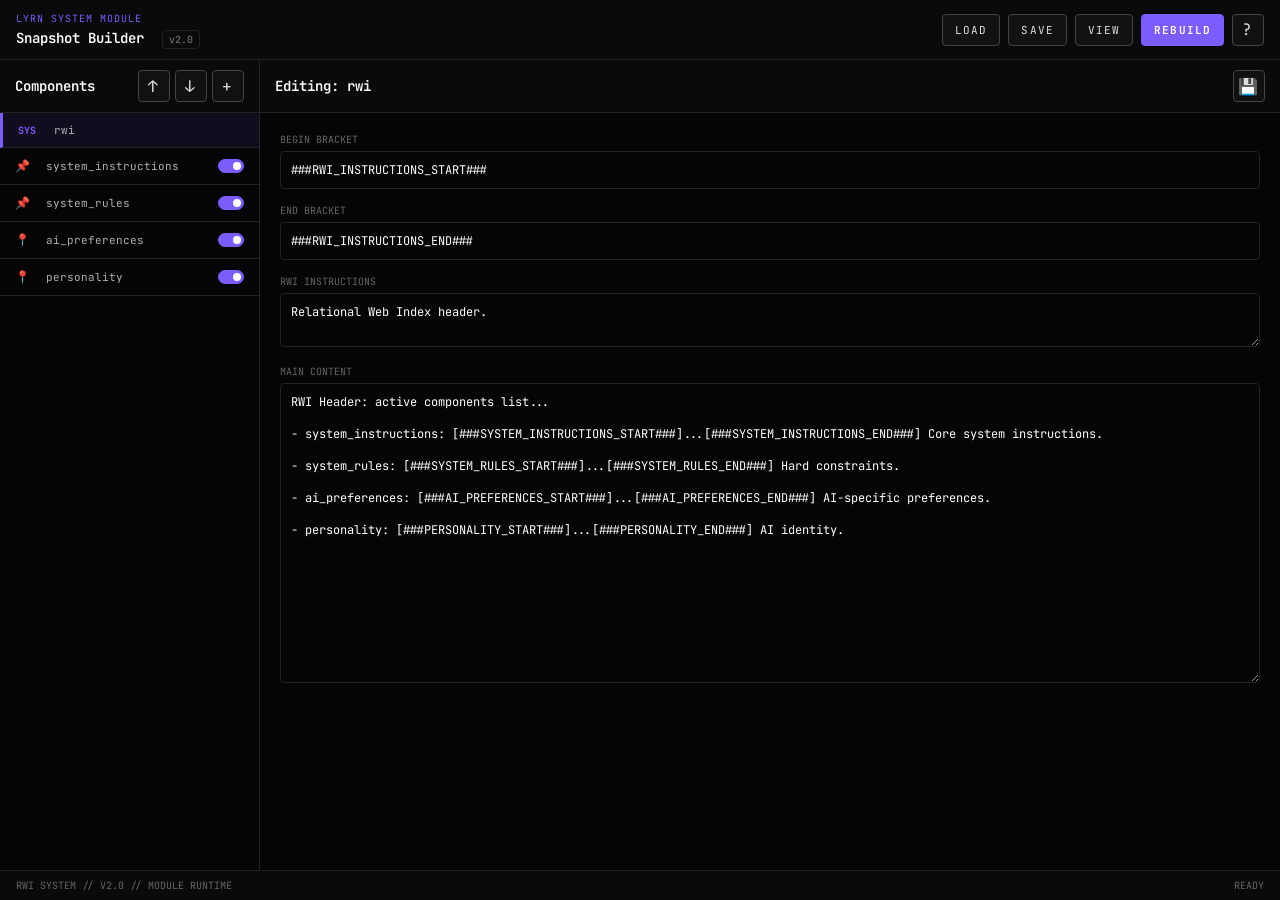
<file: modules/Snapshot Builder.html>
<!DOCTYPE html>
<html lang="en">
<head>
  <meta charset="UTF-8" />
  <meta name="viewport" content="width=device-width, initial-scale=1.0" />
  <title>LYRN Snapshot Builder (Module)</title>
  
  <link rel="preconnect" href="https://fonts.googleapis.com" />
  <link rel="preconnect" href="https://fonts.gstatic.com" crossorigin />
  <link href="https://fonts.googleapis.com/css2?family=Inter:wght@300;400;500;600&family=JetBrains+Mono:wght@400;500;700&display=swap" rel="stylesheet" />

  <style>
    /* [ ... CORE VARIABLES ... ] */
    :root {
      --bg-core: #050505;
      --bg-panel: #0a0a0a;
      --bg-input: #050505; 
      --brand-purple: #7c5cff;
      --brand-purple-dim: rgba(124, 92, 255, 0.1);
      --text-head: #ffffff;
      --text-body: #b0b0b0;
      --text-dim: #666666;
      --border-color: #222222;
      --input-focus-bg: #111111;
      --success-color: #10B981;
      --error-color: #EF4444;

      --btn-text: #e0e0e0;
      --btn-border: #444444;
      --btn-bg: rgba(255,255,255,0.03);

      /* TYPOGRAPHY */
      --font-size-base: 12px;
    }
    
    body[data-theme="light"] {
        --bg-core: #eef0f4;
        --bg-panel: #ffffff;
        --bg-input: #ffffff;
        --brand-purple: #6a4ce0;
        --brand-purple-dim: rgba(106, 76, 224, 0.1);
        --text-head: #111111;
        --text-body: #333333;
        --text-dim: #555555;
        --border-color: #d1d5db;
        --input-focus-bg: #f9fafb;
        --btn-text: #333;
        --btn-border: #ccc;
        --btn-bg: rgba(0,0,0,0.03);
    }

    * { box-sizing: border-box; }

    /* --- THEMED SCROLLBARS --- */
    ::-webkit-scrollbar { width: 8px; height: 8px; }
    ::-webkit-scrollbar-track { background: transparent; }
    ::-webkit-scrollbar-thumb { background: var(--border-color); border-radius: 4px; border: 2px solid transparent; background-clip: content-box; }
    ::-webkit-scrollbar-thumb:hover { background-color: var(--brand-purple); }

    body {
      margin: 0; padding: 0;
      background-color: var(--bg-core); color: var(--text-body);
      font-family: 'Inter', system-ui, sans-serif;
      height: 100vh; width: 100vw; overflow: hidden;
      font-size: var(--font-size-base);
    }

    h1, h2, h3 { font-family: 'JetBrains Mono', monospace; color: var(--text-head); margin: 0; }

    /* UI ELEMENTS */
    button {
      font-family: 'JetBrains Mono', monospace; 
      font-size: calc(var(--font-size-base) - 1px); 
      background: var(--btn-bg); 
      border: 1px solid var(--btn-border); color: var(--btn-text); padding: 8px 12px;
      cursor: pointer; text-transform: uppercase; letter-spacing: 0.1em; transition: all 0.2s ease; border-radius: 4px;
      white-space: nowrap;
    }
    button:hover { border-color: var(--brand-purple); color: var(--brand-purple); }
    button.btn-primary { background: var(--brand-purple); color: #ffffff; border-color: var(--brand-purple); font-weight: 600; }
    button.btn-primary:hover { background: #6a4ce0; }
    .btn-group { display: flex; align-items: center; gap: 8px; }
    .btn-square { width: 32px; height: 32px; padding: 0; display: flex; align-items: center; justify-content: center; font-size: calc(var(--font-size-base) + 4px); }
    .btn-delete:hover { border-color: #ff4444; color: #ff4444; }
    .btn-save:hover { border-color: var(--success-color); color: var(--success-color); }
    
    .hidden { display: none !important; }
    .btn-hidden { display: none !important; }

    /* LAYOUT */
    .rwi-wrapper {
      background: var(--bg-core);
      height: 100vh; width: 100%;
      display: flex; flex-direction: column; position: relative;
    }

    header {
      border-bottom: 1px solid var(--border-color); padding: 12px 16px;
      display: flex; justify-content: space-between; align-items: center;
      background: var(--bg-panel); flex-shrink: 0;
    }
    
    .meta-label { 
        font-family: 'JetBrains Mono'; 
        font-size: calc(var(--font-size-base) - 2px); 
        color: var(--brand-purple); text-transform: uppercase; letter-spacing: 0.1em; margin-bottom: 4px; display: block; 
    }
    .panel-title { font-size: calc(var(--font-size-base) + 2px); font-weight: 600; }
    .version-tag { font-family: 'JetBrains Mono'; font-size: calc(var(--font-size-base) - 2px); border: 1px solid var(--border-color); color: var(--text-dim); padding: 2px 6px; border-radius: 4px; margin-left: 10px; }

    /* GRID & PANELS */
    .main-grid { display: grid; grid-template-columns: 260px 1fr; flex: 1; overflow: hidden; }
    
    .left-panel { border-right: 1px solid var(--border-color); background: rgba(0,0,0,0.02); overflow-y: auto; display: flex; flex-direction: column; }
    .panel-header { padding: 10px 15px; background: var(--bg-panel); border-bottom: 1px solid var(--border-color); display: flex; justify-content: space-between; align-items: center; position: sticky; top: 0; z-index: 10; flex-shrink: 0; }
    
    .component-list-scroll { flex: 1; overflow-y: auto; }
    
    .component-item { display: flex; align-items: center; padding: 10px 15px; border-bottom: 1px solid var(--border-color); cursor: pointer; font-family: 'JetBrains Mono', monospace; font-size: calc(var(--font-size-base) - 1px); transition: background 0.2s; }
    .component-item:hover { background: var(--bg-panel); }
    .component-item.selected { background: var(--brand-purple-dim); border-left: 3px solid var(--brand-purple); }
    .component-name { flex: 1; color: var(--text-body); margin: 0 10px; white-space: nowrap; overflow: hidden; text-overflow: ellipsis; }
    
    .panel { overflow-y: auto; height: 100%; position: relative; display: flex; flex-direction: column; }
    .editor-scroll { padding: 20px; flex: 1; overflow-y: auto; }
    
    /* FORMS */
    .form-group { margin-bottom: 15px; }
    .form-group label { display: block; font-size: calc(var(--font-size-base) - 2px); color: var(--text-dim); text-transform: uppercase; margin-bottom: 5px; font-family: 'JetBrains Mono'; }
    
    input[type="text"], textarea {
      width: 100%; background: var(--bg-input); border: 1px solid var(--border-color); color: var(--text-head); padding: 10px; font-family: 'JetBrains Mono', monospace; font-size: var(--font-size-base); border-radius: 4px;
    }
    input[type="text"]:focus, textarea:focus { border-color: var(--brand-purple); outline: none; background: var(--input-focus-bg); }

    /* SWITCH */
    .switch { position: relative; display: inline-block; width: 26px; height: 14px; }
    .switch input { opacity: 0; width: 0; height: 0; }
    .slider { position: absolute; cursor: pointer; top: 0; left: 0; right: 0; bottom: 0; background-color: var(--bg-input); transition: .4s; border-radius: 14px; border: 1px solid var(--border-color); }
    .slider:before { position: absolute; content: ""; height: 8px; width: 8px; left: 2px; bottom: 2px; background-color: var(--text-dim); transition: .4s; border-radius: 50%; }
    input:checked + .slider { background-color: var(--brand-purple); border-color: var(--brand-purple); }
    input:checked + .slider:before { transform: translateX(12px); background-color: #fff; }

    /* FOOTER & TOAST */
    .rwi-footer-bar { padding: 8px 16px; border-top: 1px solid var(--border-color); display: flex; justify-content: space-between; align-items: center; background: var(--bg-panel); font-size: calc(var(--font-size-base) - 2px); font-family: 'JetBrains Mono'; color: var(--text-dim); flex-shrink: 0; }

    #rwi-toast {
        position: fixed; bottom: 20px; left: 50%; transform: translateX(-50%);
        background: var(--bg-panel); border: 1px solid var(--brand-purple);
        color: var(--text-head); padding: 10px 20px; border-radius: 4px;
        font-family: 'JetBrains Mono', monospace; font-size: var(--font-size-base);
        opacity: 0; pointer-events: none; transition: opacity 0.3s;
        box-shadow: 0 10px 30px rgba(0,0,0,0.8); z-index: 11000;
    }
    #rwi-toast.show { opacity: 1; }

    /* MODAL */
    .modal-overlay {
        position: fixed; top: 0; left: 0; width: 100%; height: 100%;
        background: rgba(0, 0, 0, 0.8); backdrop-filter: blur(2px);
        z-index: 10000; display: flex; justify-content: center; align-items: center;
    }
    .modal-box {
        background: var(--bg-panel); border: 1px solid var(--border-color);
        box-shadow: 0 10px 30px rgba(0,0,0,0.5); width: 90%; max-width: 800px; height: 80%;
        display: flex; flex-direction: column; border-radius: 8px; animation: slideUp 0.3s ease-out;
    }
    @keyframes slideUp { from { transform: translateY(20px); opacity: 0; } to { transform: translateY(0); opacity: 1; } }
    .modal-header { padding: 15px 20px; border-bottom: 1px solid var(--border-color); display: flex; justify-content: space-between; align-items: center; }
    .modal-body { flex: 1; padding: 0; overflow: hidden; position: relative; }
    .modal-body textarea { width: 100%; height: 100%; background: var(--bg-core); color: var(--text-body); font-family: 'JetBrains Mono', monospace; font-size: var(--font-size-base); border: none; padding: 20px; resize: none; outline: none; }
    .modal-text-display { padding: 30px; overflow-y: auto; font-size: calc(var(--font-size-base) + 2px); line-height: 1.6; color: var(--text-body); }
    .modal-footer { padding: 15px 20px; border-top: 1px solid var(--border-color); display: flex; justify-content: flex-end; gap: 10px; }

    /* RESPONSIVE */
    @media (max-width: 768px) {
        .main-grid { grid-template-columns: 1fr; grid-template-rows: 200px 1fr; }
        .left-panel { border-right: none; border-bottom: 1px solid var(--border-color); }
        header { flex-direction: column; gap: 10px; text-align: center; height: auto; }
        header .btn-group { flex-wrap: wrap; justify-content: center; }
    }
  </style>
</head>
<body>

  <div class="rwi-wrapper">
    <header>
        <div>
            <div class="meta-label">LYRN SYSTEM MODULE</div>
            <h1 class="panel-title">Snapshot Builder <span class="version-tag">v2.0</span></h1>
        </div>
        <div class="btn-group">
            <input type="file" id="sns-file-input" style="display: none;" accept=".sns" onchange="rwiLoadSNS(this)">
            <button onclick="document.getElementById('sns-file-input').click()">Load</button>
            <button onclick="rwiSaveSNS()">Save</button>
            <button onclick="rwiPreview()">View</button>
            <button class="btn-primary" id="rebuild-btn" onclick="rwiBuild()">Rebuild</button>
            <button class="btn-icon btn-square" onclick="rwiShowHelp()" title="Help">?</button>
        </div>
    </header>

    <div class="main-grid">
        <div class="panel left-panel">
            <div class="panel-header">
                <h3 class="panel-title">Components</h3>
                <div style="display: flex; gap: 5px;">
                    <button class="btn-square" onclick="moveSelected(-1)" title="Move Up">↑</button>
                    <button class="btn-square" onclick="moveSelected(1)" title="Move Down">↓</button>
                    <button class="btn-square" onclick="rwiAddNew()" title="Add New">+</button>
                </div>
            </div>
            <div id="components-list" class="component-list-scroll"></div>
        </div>

        <div class="panel">
            <div class="panel-header">
                <h3 class="panel-title" id="editor-title">Editor</h3>
                <div class="btn-group">
                    <button class="btn-square btn-delete" id="delete-btn" style="display: none;" onclick="rwiDelete()" title="Delete">🗑️</button>
                    <button class="btn-square btn-save" id="save-btn" onclick="rwiSave()" title="Save">💾</button>
                </div>
            </div>
            <div id="editor-container" class="editor-scroll">
                <p style="color: var(--text-dim); padding: 20px; text-align: center;">Select a component to edit.</p>
            </div>
        </div>
    </div>

    <div class="rwi-footer-bar">
         <span>RWI SYSTEM // V2.0 // MODULE RUNTIME</span>
         <span>READY</span>
    </div>
  </div>

  <div id="rwi-toast">Operation Successful</div>

  <div id="preview-modal" class="modal-overlay hidden">
    <div class="modal-box">
        <div class="modal-header">
            <h3 class="panel-title" id="modal-title">Final RWI Prompt</h3>
            <button onclick="closeModal()" style="border:none; background:transparent; font-size:16px; color:var(--text-dim);">✕</button>
        </div>
        <div class="modal-body">
            <textarea id="modal-content" readonly></textarea>
            <div id="modal-html-content" class="modal-text-display hidden"></div>
        </div>
        <div class="modal-footer">
             <button id="copy-btn" onclick="copyModalContent()">Copy to Clipboard</button>
             <button id="download-btn" class="btn-primary btn-hidden" onclick="rwiDownloadSNS()">Download .SNS File</button>
        </div>
    </div>
  </div>

  <script>
    document.addEventListener('DOMContentLoaded', () => {
        initRWIBuilder();
        
        // Theme Sync
        window.addEventListener('message', (event) => {
            if (event.data.type === 'THEME_CHANGE') {
                document.body.setAttribute('data-theme', event.data.theme);
            }
            if (event.data.type === 'FONT_CHANGE') {
                document.documentElement.style.setProperty('--font-size-base', event.data.fontSize + 'px');
            }
        });
    });

    /* =========================================
       RWI BUILDER LOGIC
       ========================================= */
    function initRWIBuilder() {
        if (!document.getElementById('components-list')) return;

        let components = [
            { name: "rwi", pinned: true, active: true, order: 0, config: { begin_bracket: "###RWI_INSTRUCTIONS_START###", end_bracket: "###RWI_INSTRUCTIONS_END###", rwi_text: "Relational Web Index header." }, content: "" },
            { name: "system_instructions", pinned: true, active: true, order: 1, config: { begin_bracket: "###SYSTEM_INSTRUCTIONS_START###", end_bracket: "###SYSTEM_INSTRUCTIONS_END###", rwi_text: "Core system instructions." }, content: `This model operates as part of the LYRN cognitive architecture...` },
            { name: "system_rules", pinned: true, active: true, order: 2, config: { begin_bracket: "###SYSTEM_RULES_START###", end_bracket: "###SYSTEM_RULES_END###", rwi_text: "Hard constraints." }, content: `PRIORITY_OVERRIDES:\n- Follow user directives...` },
            { name: "ai_preferences", pinned: false, active: true, order: 3, config: { begin_bracket: "###AI_PREFERENCES_START###", end_bracket: "###AI_PREFERENCES_END###", rwi_text: "AI-specific preferences." }, content: `Name: Greg\nBirthday: March 11, 1976` },
            { name: "personality", pinned: false, active: true, order: 4, config: { begin_bracket: "###PERSONALITY_START###", end_bracket: "###PERSONALITY_END###", rwi_text: "AI identity." }, content: `"Creativity = 0700"\n"Consistency = 0800"` }
        ];

        let selectedComponent = null;

        function updateRWITableOfContents() {
            const rwiComp = components.find(c => c.name === 'rwi');
            if(!rwiComp) return;
            let txt = "RWI Header: active components list...\n\n";
            components.forEach(c => {
                if (c.name !== 'rwi' && c.active) {
                    txt += `- ${c.name}: [${c.config.begin_bracket}]...[${c.config.end_bracket}] ${c.config.rwi_text}\n\n`;
                }
            });
            rwiComp.content = txt;
            if(selectedComponent === 'rwi') {
                 const editContent = document.getElementById('edit-content');
                 if(editContent) editContent.value = txt;
            }
        }
        updateRWITableOfContents();

        function renderList() {
            const listEl = document.getElementById('components-list');
            listEl.innerHTML = '';
            components.sort((a, b) => {
                if (!!a.pinned !== !!b.pinned) return a.pinned ? -1 : 1;
                return (a.order || 0) - (b.order || 0);
            });

            components.forEach((comp, index) => {
                comp.order = index;
                const item = document.createElement('div');
                item.className = `component-item ${selectedComponent === comp.name ? 'selected' : ''}`;
                
                let pinStatusHtml = comp.name === 'rwi' 
                    ? `<span style="font-size:calc(var(--font-size-base) - 2px); color:var(--brand-purple); margin-right:8px; font-weight:bold;">SYS</span>`
                    : `<button class="pin-btn" style="background:none; border:none; padding:0; margin-right:5px; font-size:var(--font-size-base); color:var(--text-dim);">${comp.pinned ? '📌' : '📍'}</button>`;

                let toggleHtml = comp.name !== 'rwi' 
                    ? `<label class="switch component-toggle" onclick="event.stopPropagation()"><input type="checkbox" ${comp.active ? 'checked' : ''}><span class="slider"></span></label>`
                    : '';

                item.innerHTML = `${pinStatusHtml}<span class="component-name">${comp.name}</span>${toggleHtml}`;
                item.onclick = () => selectComponent(comp.name);

                if (comp.name !== 'rwi') {
                    const pinBtn = item.querySelector('.pin-btn');
                    if(pinBtn) pinBtn.onclick = (e) => { e.stopPropagation(); togglePin(comp.name); };
                    const chk = item.querySelector('input');
                    if(chk) chk.onchange = (e) => { toggleActive(comp.name, e.target.checked); };
                }
                listEl.appendChild(item);
            });
        }

        window.moveSelected = (direction) => {
            if (!selectedComponent) { showToast("No component selected", true); return; }
            const index = components.findIndex(c => c.name === selectedComponent);
            if (index === -1) return;
            const currentComp = components[index];
            if (currentComp.pinned) { showToast("Pinned items cannot be reordered", true); return; }
            const targetIndex = index + direction;
            if (targetIndex < 0 || targetIndex >= components.length) return;
            const targetComp = components[targetIndex];
            if (targetComp.pinned) { showToast("Cannot move into pinned section", true); return; }
            
            const tempOrder = currentComp.order;
            currentComp.order = targetComp.order;
            targetComp.order = tempOrder;
            renderList();
        };

        function togglePin(name) {
            const c = components.find(x => x.name === name);
            if (c) { c.pinned = !c.pinned; renderList(); }
        }

        function toggleActive(name, val) {
            const c = components.find(x => x.name === name);
            if (c) { c.active = val; updateRWITableOfContents(); showToast(val ? `${name} Activated` : `${name} Deactivated`); }
        }

        function selectComponent(name) {
            selectedComponent = name;
            renderList();
            const titleEl = document.getElementById('editor-title');
            const container = document.getElementById('editor-container');
            titleEl.innerText = name === '_NEW_' ? 'New Component' : `Editing: ${name}`;

            if (name === '_NEW_') {
                container.innerHTML = `
                    <div class="form-group"><label>Component Name</label><input type="text" id="edit-name" placeholder="e.g., memory_buffer"></div>
                    <div class="form-group"><label>Begin Bracket</label><input type="text" id="edit-begin" value="###_START###"></div>
                    <div class="form-group"><label>End Bracket</label><input type="text" id="edit-end" value="###_END###"></div>
                    <div class="form-group"><label>RWI Instructions</label><textarea id="edit-rwi" placeholder="Description..."></textarea></div>
                    <div class="form-group"><label>Content</label><textarea id="edit-content"></textarea></div>
                `;
            } else {
                const c = components.find(x => x.name === name);
                if (!c) return;
                container.innerHTML = `
                    <div class="form-group"><label>Begin Bracket</label><input type="text" id="edit-begin" value="${escapeHtml(c.config.begin_bracket)}"></div>
                    <div class="form-group"><label>End Bracket</label><input type="text" id="edit-end" value="${escapeHtml(c.config.end_bracket)}"></div>
                    <div class="form-group"><label>RWI Instructions</label><textarea id="edit-rwi">${escapeHtml(c.config.rwi_text)}</textarea></div>
                    <div class="form-group"><label>Main Content</label><textarea id="edit-content" style="height: 300px;">${escapeHtml(c.content)}</textarea></div>
                `;
            }
            const delBtn = document.getElementById('delete-btn');
            if (delBtn) delBtn.style.display = (name === '_NEW_' || name === 'rwi') ? 'none' : 'block';
        }

        window.rwiAddNew = () => selectComponent('_NEW_');

        window.rwiSave = () => {
            const isNew = selectedComponent === '_NEW_';
            let name = selectedComponent;
            if (isNew) {
                name = document.getElementById('edit-name').value.trim();
                if (!name || components.find(c => c.name === name)) { showToast("Invalid Name", true); return; }
                components.push({
                    name: name, pinned: false, active: true, order: components.length,
                    config: {
                        begin_bracket: document.getElementById('edit-begin').value,
                        end_bracket: document.getElementById('edit-end').value,
                        rwi_text: document.getElementById('edit-rwi').value
                    },
                    content: document.getElementById('edit-content').value
                });
                selectedComponent = name;
            } else {
                const c = components.find(x => x.name === name);
                if (c) {
                    c.config.begin_bracket = document.getElementById('edit-begin').value;
                    c.config.end_bracket = document.getElementById('edit-end').value;
                    c.config.rwi_text = document.getElementById('edit-rwi').value;
                    c.content = document.getElementById('edit-content').value;
                }
            }
            updateRWITableOfContents();
            showToast("Component Saved");
            renderList();
            if (isNew) selectComponent(name);
        };

        window.rwiDelete = () => {
            if (!selectedComponent || selectedComponent === '_NEW_') return;
            if (confirm(`Delete ${selectedComponent}?`)) {
                components = components.filter(c => c.name !== selectedComponent);
                selectedComponent = null;
                document.getElementById('editor-container').innerHTML = '<p style="padding:20px; color:var(--text-dim)">Select a component.</p>';
                updateRWITableOfContents();
                renderList();
                showToast("Deleted");
            }
        };

        window.rwiBuild = () => {
            const btn = document.getElementById('rebuild-btn');
            if (!btn) return;
            const origText = btn.innerText;
            btn.innerText = "Building...";
            setTimeout(() => { btn.innerText = origText; showToast("Master Prompt Rebuilt"); }, 800);
        };
        
        window.rwiSaveSNS = () => { window.rwiPreview(); document.getElementById('modal-title').innerText = "Review Snapshot (.SNS)"; document.getElementById('download-btn').classList.remove('btn-hidden'); };
        
        window.rwiDownloadSNS = () => {
             let filename = prompt("Enter filename:", "lyrn_snapshot");
            if (!filename) return;
            if (!filename.endsWith('.sns')) filename += '.sns';
            const blob = new Blob([JSON.stringify(components, null, 2)], {type: "application/json"});
            const url = URL.createObjectURL(blob);
            const a = document.createElement('a');
            a.href = url; a.download = filename;
            document.body.appendChild(a); a.click(); document.body.removeChild(a);
            URL.revokeObjectURL(url);
            showToast("Snapshot Downloaded");
            closeModal();
        }

        window.rwiLoadSNS = (input) => {
            const file = input.files[0];
            if (!file) return;
            const reader = new FileReader();
            reader.onload = (e) => {
                try {
                    components = JSON.parse(e.target.result);
                    selectedComponent = 'rwi'; 
                    updateRWITableOfContents(); renderList(); selectComponent('rwi');
                    showToast("Snapshot Loaded");
                } catch (err) { showToast("Error Parsing File", true); }
            };
            reader.readAsText(file); input.value = '';
        };

        window.rwiPreview = () => {
            let text = "";
            components.filter(c => c.active).forEach(c => { text += `${c.config.begin_bracket}\n${c.content}\n${c.config.end_bracket}\n\n`; });
            document.getElementById('modal-title').innerText = "Final RWI Prompt";
            document.getElementById('modal-content').value = text;
            document.getElementById('modal-content').classList.remove('hidden');
            document.getElementById('modal-html-content').classList.add('hidden');
            document.getElementById('copy-btn').classList.remove('btn-hidden');
            document.getElementById('download-btn').classList.add('btn-hidden');
            document.getElementById('preview-modal').classList.remove('hidden');
        };
        
        window.rwiShowHelp = () => {
            document.getElementById('modal-title').innerText = "RWI Builder Guide";
            document.getElementById('modal-html-content').innerHTML = `<p><strong>RWI Builder v2.0 Guide</strong></p><ul><li>Edit, reorder, and toggle components.</li><li>Export .sns files for the dashboard.</li><li>Files are JSON compatible for LYRN v5.</li></ul>`;
            document.getElementById('modal-content').classList.add('hidden');
            document.getElementById('modal-html-content').classList.remove('hidden');
            document.getElementById('copy-btn').classList.add('btn-hidden'); 
            document.getElementById('download-btn').classList.add('btn-hidden');
            document.getElementById('preview-modal').classList.remove('hidden');
        };
        
        window.closeModal = () => document.getElementById('preview-modal').classList.add('hidden');
        window.copyModalContent = () => { document.getElementById('modal-content').select(); document.execCommand('copy'); showToast("Copied!"); }
        
        function showToast(msg, error=false) {
            const t = document.getElementById('rwi-toast');
            if(!t) return;
            t.innerText = msg;
            t.style.borderColor = error ? 'var(--error-color)' : 'var(--brand-purple)';
            t.classList.add('show');
            setTimeout(() => t.classList.remove('show'), 3000);
        }
        
        function escapeHtml(text) {
            if (!text) return "";
            return text.replace(/&/g, "&amp;").replace(/</g, "&lt;").replace(/>/g, "&gt;").replace(/"/g, "&quot;");
        }
        
        // Initial Select
        selectComponent("rwi");
    }
  </script>
</body>
</html>
</file>
<file: style.css>
/*
 * Shared stylesheet for the unified LYRN website
 * Includes Theme Engine, Layout, and General Components
 */

/* =========================================
   THEME VARIABLES
   ========================================= */
:root {
  --bg-core: #050505;
  --bg-panel: #0a0a0a;
  --bg-input: #050505; 
  --brand-purple: #7c5cff;
  --brand-purple-dim: rgba(124, 92, 255, 0.1);
  --brand-purple-glow: rgba(124, 92, 255, 0.5);
  --text-head: #ffffff;
  --text-body: #b0b0b0;
  --text-dim: #666666;
  --border-color: #222222;
  --code-bg: #000000;
  --code-border: #333333;
  --input-focus-bg: #111111;
  --success-color: #10B981;
  --error-color: #EF4444;

  --btn-text: #e0e0e0;
  --btn-border: #444444;
  --btn-bg: rgba(255,255,255,0.03);
}

/* Light mode overrides */
body[data-theme="light"] {
  --bg-core: #eef0f4; 
  --bg-panel: #ffffff;
  --bg-input: #f4f4f6; 
  --brand-purple: #6a4ce0; 
  --brand-purple-dim: rgba(106, 76, 224, 0.1);
  --brand-purple-glow: rgba(106, 76, 224, 0.3);
  --text-head: #111111;
  --text-body: #333333;
  --text-dim: #555555;
  --border-color: #d1d5db; 
  --code-bg: #e0e0e0;
  --code-border: #999999;
  --input-focus-bg: #ffffff;

  --btn-text: #333333;       
  --btn-border: #bbbbbb;     
  --btn-bg: rgba(0,0,0,0.03);

  background-color: #eef0f4;
  background-image: none; 
}

/* =========================================
   GLOBAL RESET & TYPOGRAPHY
   ========================================= */
* {
  box-sizing: border-box;
}

body, .page-container {
  margin: 0;
  padding: 0;
  background-color: #030208; 
  color: var(--text-body);
  font-family: 'Inter', system-ui, sans-serif;
  line-height: 1.75; 
  transition: background-color 0.5s ease, color 0.5s ease;
}

/* UTILITY: Scroll Lock for Dashboard Overlay */
body.dashboard-open {
    overflow: hidden !important;
}

img {
    max-width: 100%;
    height: auto;
    display: block;
}

body {
  background-image:
      repeating-linear-gradient(
          45deg,
          transparent,
          transparent 10px,
          rgba(124, 92, 255, 0.05) 10px,
          rgba(124, 92, 255, 0.05) 11px
      ),
      radial-gradient(circle at 50% 0%, rgba(124, 92, 255, 0.25) 0%, transparent 60%);

  background-size: auto, 100% 100%;
  background-attachment: fixed;
}

h1, h2, h3, h4, h5 {
  font-family: 'JetBrains Mono', monospace;
  color: var(--text-head);
  margin-top: 0;
}

.hero-title {
    font-size: 3rem; 
    line-height: 1.1;
    margin-bottom: 25px; 
    color: #ffffff; 
    text-shadow: 0 0 25px rgba(124, 92, 255, 0.6); 
    transition: color 0.3s ease, text-shadow 0.3s ease;
}

body[data-theme="light"] .hero-title {
    color: var(--brand-purple); 
    text-shadow: 0 0 10px rgba(106, 76, 224, 0.25);
}

h2 {
    font-size: 28px;
    padding-left: 20px;
    border-left: 5px solid var(--brand-purple);
    background: linear-gradient(90deg, rgba(124, 92, 255, 0.1) 0%, transparent 80%);
    padding-top: 10px;
    padding-bottom: 10px;
    margin-bottom: 40px; 
    letter-spacing: -0.02em;
    display: flex;
    align-items: center;
}

/* =========================================
   LAYOUT UTILITIES
   ========================================= */
.page-container {
  max-width: 1200px;
  margin: 0 auto;
  padding: 40px;
  min-height: 100vh;
  border-left: 1px solid var(--border-color);
  border-right: 1px solid var(--border-color);
  background-color: var(--bg-core);
  position: relative;
  box-shadow: 0 0 50px rgba(0, 0, 0, 0.5);
  padding-bottom: 60px;
}

.grid-2 {
  display: grid;
  grid-template-columns: 1fr 1fr;
  gap: 40px;
}

.grid-4 {
  display: grid;
  grid-template-columns: repeat(4, 1fr);
  gap: 20px;
}

.view-case-card {
    border: 1px solid var(--border-color);
    border-top: 4px solid var(--brand-purple);
    padding: 20px;
    background: var(--bg-panel);
    display: flex;
    flex-direction: column;
    justify-content: space-between;
    transition: transform 0.2s ease, box-shadow 0.2s ease;
}

.view-case-card:hover {
    transform: translateY(-2px);
    box-shadow: 0 4px 15px var(--brand-purple-dim);
}

.section-divider {
  border-bottom: 1px solid var(--border-color);
  margin: 50px 0 30px 0; 
  padding-bottom: 10px;
  color: var(--brand-purple);
  font-family: 'JetBrains Mono', monospace;
  font-size: 12px;
  text-transform: uppercase;
  letter-spacing: 0.1em;
}

.meta-label {
    font-family: 'JetBrains Mono', monospace;
    font-size: 11px;
    text-transform: uppercase;
    letter-spacing: 0.1em;
    color: var(--text-dim);
    margin-bottom: 8px;
    display: block;
    font-weight: 600;
}
.callout .meta-label, .text-box-outline .meta-label {
    color: var(--brand-purple);
}

.section-header-img {
    width: 100%;
    height: auto; 
    margin-bottom: 30px;
    border-radius: 4px;
    border: 1px solid var(--border-color);
    background-color: var(--bg-panel);
}

.top-banner-img {
    width: 100%;
    height: auto;
    display: block;
    margin-bottom: 20px;
    border: 1px solid var(--border-color);
    border-radius: 4px;
}

/* =========================================
   NAVIGATION (Static Top Bar)
   ========================================= */
#sticky-nav {
  position: relative;
  background-color: var(--bg-core); 
  border-bottom: 1px solid var(--border-color);
  padding: 0 40px;
  display: flex;
  justify-content: space-between;
  align-items: center;
  height: 60px;
  transition: background-color 0.5s ease;
  margin-left: -40px;
  margin-right: -40px;
  width: calc(100% + 80px); 
  z-index: 9999;
}

#sticky-nav .logo {
  font-family: 'JetBrains Mono', monospace;
  font-weight: 700;
  font-size: 20px;
  color: var(--text-head);
  text-decoration: none;
  display: flex;
  align-items: center;
  gap: 10px;
}

#sticky-nav .logo img {
  filter: drop-shadow(0 0 8px var(--brand-purple));
  transition: filter 0.3s ease;
}

#sticky-nav .nav-links {
  display: flex;
  gap: 20px;
  align-items: center;
}

#sticky-nav .nav-link {
  color: var(--text-dim);
  text-decoration: none;
  font-family: 'JetBrains Mono', monospace;
  font-size: 11px;
  text-transform: uppercase;
  letter-spacing: 0.1em;
  transition: color 0.2s;
}

#sticky-nav .nav-link:hover,
#sticky-nav .nav-link.active {
  color: var(--brand-purple);
}

body[data-theme="light"] #sticky-nav .nav-link:hover {
    color: #593bd9;
}

.nav-actions {
  display: flex;
  align-items: center;
  gap: 15px;
}

.theme-button {
  font-family: 'JetBrains Mono', monospace;
  font-size: 12px;
  padding: 8px 16px;
  border: 2px solid var(--brand-purple);
  background: transparent;
  color: var(--brand-purple);
  cursor: pointer;
  text-transform: uppercase;
  letter-spacing: 0.1em;
  transition: background-color 0.2s ease, color 0.2s ease;
  white-space: nowrap;
  text-decoration: none;
  display: inline-block;
}

.theme-button:hover {
  background: var(--brand-purple);
  color: #ffffff;
}

.hero-actions {
  display: flex;
  gap: 15px;
  margin-top: 25px;
  flex-wrap: wrap;
}

/* =========================================
   FLOATING DOCK & HANDLES
   ========================================= */

/* The main container - Acts as the Anchor */
#floating-dock {
    position: fixed;
    /* Default position */
    bottom: 30px;
    right: 30px;
    display: flex;
    flex-direction: column;
    align-items: center;
    justify-content: flex-end; /* Align to bottom so handle stays put */
    
    background: transparent; /* Main container is transparent */
    border: none;
    box-shadow: none;
    z-index: 10000;
    
    /* Allow buttons to pop UP outside the container */
    overflow: visible; 
    width: 50px;
    height: 30px; /* Base height matches handle height */
    
    /* Transition for snapping */
    transition: left 0.3s cubic-bezier(0.25, 1, 0.5, 1), top 0.3s cubic-bezier(0.25, 1, 0.5, 1);
}

#floating-dock.is-dragging {
    transition: none !important;
}

/* The content area - Absolute positioned ABOVE the handle */
#dock-content {
    position: absolute;
    bottom: 100%; /* Push upwards above handle */
    left: 0;
    width: 100%;
    
    display: flex;
    flex-direction: column;
    gap: 8px;
    padding: 8px;
    padding-bottom: 12px; /* Visual gap above handle */
    background: var(--bg-panel);
    border: 1px solid var(--border-color);
    border-radius: 12px;
    box-shadow: 0 10px 30px rgba(0,0,0,0.5);
    margin-bottom: 5px;

    opacity: 1;
    transform: translateY(0) scale(1);
    transform-origin: bottom center;
    transition: all 0.3s cubic-bezier(0.34, 1.56, 0.64, 1); /* Bouncy pop */
    pointer-events: auto;
}

/* Collapsed State */
#floating-dock.dock-collapsed #dock-content {
    opacity: 0;
    transform: translateY(10px) scale(0.8);
    pointer-events: none;
}

/* Buttons styling */
.dock-btn {
    width: 32px !important;
    height: 32px !important;
    border-radius: 6px !important;
    background: transparent;
    border: 1px solid transparent;
    color: var(--text-dim);
    display: flex;
    align-items: center;
    justify-content: center;
    font-size: 16px;
    padding: 0 !important;
    transition: all 0.2s;
    cursor: pointer;
}

.dock-btn:hover {
    background: var(--brand-purple-dim);
    color: var(--brand-purple);
    border-color: var(--brand-purple);
}

#floating-builder-btn {
    color: var(--brand-purple);
}

/* The Handle Container */
#dock-handle {
    width: 50px; /* Matches container width */
    height: 30px;
    display: flex;
    align-items: center;
    justify-content: center;
    cursor: grab;
    
    background: var(--bg-panel);
    border: 1px solid var(--border-color);
    border-radius: 15px; /* Pill shape */
    box-shadow: 0 4px 10px rgba(0,0,0,0.5);
    transition: background 0.2s, transform 0.2s;
}

#dock-handle:active {
    cursor: grabbing;
    transform: scale(0.95);
}

/* The Glowing LED Bar */
.handle-bar {
    width: 20px;
    height: 4px;
    background-color: #ffffff; /* Hot center */
    border-radius: 2px;
    opacity: 1;
    /* Purple LED Glow Effect */
    box-shadow: 0 0 6px var(--brand-purple), 0 0 12px var(--brand-purple);
    transition: all 0.3s;
}

#floating-dock:hover .handle-bar {
    background-color: #fff;
    box-shadow: 0 0 8px var(--brand-purple), 0 0 16px var(--brand-purple), 0 0 24px var(--brand-purple);
}

/* Floating Menu Overlay Positioning Update */
#floating-nav-overlay {
    position: fixed; 
    bottom: 270px; /* Initial default, but JS will update */
    right: 30px;
    background: var(--bg-panel);
    border: 1px solid var(--border-color);
    box-shadow: 0 10px 40px rgba(0,0,0,0.8);
    border-radius: 8px;
    padding: 15px;
    z-index: 10000;
    width: 200px;
    display: flex;
    flex-direction: column;
    gap: 10px;
    opacity: 0;
    pointer-events: none;
    transition: opacity 0.3s ease, transform 0.3s ease;
}

#floating-nav-overlay.visible {
    opacity: 1;
    pointer-events: auto;
    transform: translateY(0);
}

#floating-nav-overlay .nav-link {
    font-family: 'JetBrains Mono', monospace;
    font-size: 12px;
    color: var(--text-body);
    text-decoration: none;
    padding: 8px 10px;
    border-radius: 4px;
    transition: background 0.2s;
    text-transform: uppercase;
}

#floating-nav-overlay .nav-link:hover {
    background: var(--bg-core);
    color: var(--brand-purple);
}

/* HERO SECTION Header */
header {
  display: flex;
  justify-content: space-between;
  align-items: center; 
  gap: 40px;
  margin-top: 40px;
  margin-bottom: 60px;
  flex-wrap: wrap;
  background-image: url('assets/hero-dk.png');
  background-size: cover; 
  background-position: center;
  background-repeat: no-repeat;
  padding: 40px; 
  border-radius: 8px; 
}

body[data-theme="light"] header {
    background-image: url('assets/hero-lt.png');
}

.header-left {
  flex: 1;
  min-width: 300px;
}

.header-right {
    display: flex;
    justify-content: center;
    align-items: center;
}

.hero-logo-large {
    width: 100%;
    max-width: 150px; 
    height: auto;
    filter: drop-shadow(0 0 20px var(--brand-purple)); 
    transition: filter 0.3s ease, max-width 0.3s ease;
}

body[data-theme="light"] .hero-logo-large {
    filter: drop-shadow(0 0 20px var(--brand-purple));
    max-width: 150px;
}

/* =========================================
   COMPONENTS
   ========================================= */

button {
  font-family: 'JetBrains Mono', monospace;
  font-size: 11px;
  background: var(--btn-bg); 
  border: 1px solid var(--btn-border); 
  color: var(--btn-text);
  padding: 10px 18px;
  cursor: pointer;
  text-transform: uppercase;
  letter-spacing: 0.1em;
  transition: all 0.2s ease;
}

button:hover {
  border-color: var(--brand-purple);
  color: var(--brand-purple);
}

button.btn-primary {
  background: var(--brand-purple);
  color: #ffffff;
  border-color: var(--brand-purple);
  font-weight: 600;
}

button.btn-primary:hover {
  background: #6a4ce0;
}

.btn-group {
    display: flex;
    align-items: center;
    gap: 10px;
}

/* Square Button Style */
.btn-square {
    width: 36px;
    height: 36px;
    padding: 0;
    display: flex;
    align-items: center;
    justify-content: center;
    font-size: 16px; 
    border: 1px solid var(--btn-border);
    background: var(--btn-bg);
    color: var(--btn-text);
    border-radius: 4px;
}
.btn-square:hover {
    border-color: var(--brand-purple);
    color: var(--brand-purple);
    background: var(--bg-panel);
}

.btn-delete:hover {
    border-color: #ff4444;
    color: #ff4444;
}

.btn-save:hover {
    border-color: var(--success-color);
    color: var(--success-color);
}

.btn-icon {
    padding: 4px 8px;
    font-size: 14px;
    line-height: 1;
}

.btn-arrow {
    padding: 6px 10px;
    font-size: 14px;
    margin-right: 0;
    border-radius: 3px;
    border: 1px solid var(--btn-border);
    color: var(--btn-text);
    line-height: 1;
}
.btn-arrow:hover {
    color: var(--brand-purple);
    border-color: var(--brand-purple);
}

.callout {
  background: linear-gradient(90deg, var(--brand-purple-dim) 0%, transparent 100%);
  border-left: 3px solid var(--brand-purple);
  padding: 16px 20px;
  font-size: 13px;
  color: var(--text-body);
  margin-bottom: 20px;
}
.callout strong {
  color: var(--text-head);
}

.purple-spacer {
  height: 2px;
  background: linear-gradient(90deg, transparent, var(--brand-purple), transparent);
  margin: 50px auto; 
  width: 100%;
  opacity: 0.6;
  position: relative;
}
.purple-spacer::after {
  content: '';
  position: absolute;
  top: 50%;
  left: 50%;
  transform: translate(-50%, -50%);
  width: 60px;
  height: 4px;
  background: var(--brand-purple);
  box-shadow: 0 0 10px var(--brand-purple);
}

.decoration-line {
  height: 1px;
  background: linear-gradient(90deg, transparent, var(--brand-purple), transparent);
  margin: 80px 0; 
  opacity: 0.3;
}

.text-box-outline {
  border: 1px solid var(--brand-purple-glow);
  padding: 25px;
  position: relative;
  background: rgba(124, 92, 255, 0.12); 
  margin-bottom: 30px;
  transition: all 0.3s ease;
}
.text-box-outline:hover {
  background: rgba(124, 92, 255, 0.18);
  border-color: var(--brand-purple);
  box-shadow: 0 0 15px var(--brand-purple-dim);
}
.text-box-outline::before {
  content: '';
  position: absolute;
  top: -1px; left: -1px; width: 10px; height: 10px;
  border-top: 1px solid var(--brand-purple); border-left: 1px solid var(--brand-purple);
}
.text-box-outline::after {
  content: '';
  position: absolute;
  bottom: -1px; right: -1px; width: 10px; height: 10px;
  border-bottom: 1px solid var(--brand-purple); border-right: 1px solid var(--brand-purple);
}

.tag-container {
  display: flex;
  gap: 10px;
  flex-wrap: wrap;
}
.tag {
  font-family: 'JetBrains Mono', monospace;
  font-size: 10px;
  border: 1px solid var(--border-color);
  padding: 4px 8px;
  color: var(--text-dim);
  text-transform: uppercase;
}
.tag span {
  color: var(--text-head);
  font-weight: 600;
}

/* =========================================
   FOOTER
   ========================================= */
footer {
    display: grid;
    grid-template-columns: 1fr auto 1fr; 
    align-items: center;
    border-top: 1px solid var(--border-color);
    padding-top: 40px;
    margin-top: 60px;
    font-family: 'JetBrains Mono', monospace;
    font-size: 10px;
    color: var(--text-dim);
}

.footer-left { justify-self: start; }
.footer-center { justify-self: center; display: flex; gap: 15px; align-items: center; }
.footer-right { justify-self: end; }

.social-link { color: var(--text-dim); text-decoration: none; transition: color 0.2s; }
.social-link:hover { color: var(--brand-purple); }
.social-separator { color: var(--border-color); }


/* =========================================
   IFRAME MODULES
   ========================================= */
.module-iframe {
    width: 100%;
    height: 700px; /* Default height matching old builder */
    border: 1px solid var(--border-color);
    border-radius: 8px;
    background: var(--bg-core);
    display: block;
    margin-top: 20px;
    overflow: hidden;
}

/* =========================================
   MODAL STYLES
   ========================================= */
.hidden { display: none !important; }
.btn-hidden { display: none !important; }

.modal-overlay {
    position: fixed;
    top: 0; left: 0; width: 100%; height: 100%;
    background: rgba(0, 0, 0, 0.8);
    backdrop-filter: blur(2px);
    z-index: 10000;
    display: flex;
    justify-content: center;
    align-items: center;
}

.modal-box {
    background: var(--bg-panel);
    border: 1px solid var(--border-color);
    box-shadow: 0 10px 30px rgba(0,0,0,0.5);
    width: 90%;
    max-width: 800px;
    height: 80%;
    display: flex;
    flex-direction: column;
    border-radius: 8px;
    animation: slideUp 0.3s ease-out;
}

@keyframes slideUp {
    from { transform: translateY(20px); opacity: 0; }
    to { transform: translateY(0); opacity: 1; }
}

.modal-header {
    padding: 15px 20px;
    border-bottom: 1px solid var(--border-color);
    display: flex;
    justify-content: space-between;
    align-items: center;
}
.modal-header h3 { margin: 0; color: var(--text-head); }
.modal-header button { border: none; font-size: 16px; padding: 5px; }

.modal-body {
    flex: 1;
    padding: 0;
    overflow: hidden;
    position: relative;
}

.modal-body textarea {
    width: 100%;
    height: 100%;
    background: var(--bg-core);
    color: var(--text-body);
    font-family: 'JetBrains Mono', monospace;
    font-size: 12px;
    border: none;
    padding: 20px;
    resize: none;
}
.modal-body textarea:focus { outline: none; }

.modal-text-display {
    width: 100%;
    height: 100%;
    padding: 30px;
    overflow-y: auto;
    font-size: 14px;
    line-height: 1.6;
    color: var(--text-body);
}
.modal-text-display strong { color: var(--text-head); }
.modal-text-display ul { padding-left: 20px; margin-bottom: 20px; }
.modal-text-display li { margin-bottom: 8px; }

.modal-footer {
    padding: 15px 20px;
    border-top: 1px solid var(--border-color);
    display: flex;
    justify-content: flex-end;
    gap: 10px; 
}

/* =========================================
   MOBILE RESPONSIVENESS FIXES
   ========================================= */
/* CHANGED FROM 768px TO 1150px TO FIX TABLET CROWDING */
@media (max-width: 1150px) {

    .page-container {
        padding: 20px; 
        padding-top: 100px; 
        width: 100%;
        max-width: 100%;
        overflow-x: hidden;
    }

    h2 {
        font-size: 24px;
        margin-top: 20px;
        margin-bottom: 30px;
    }

    .grid-2, .grid-4 {
        grid-template-columns: 1fr;
        gap: 30px;
    }
    
    .text-box-outline, .view-case-card {
        padding: 20px;
    }

    #sticky-nav {
        height: auto;
        padding: 15px;
        flex-direction: column;
        gap: 15px;
        position: relative; 
        width: calc(100% + 40px);
        margin-left: -20px;
        margin-right: -20px;
        z-index: 1000;
    }

    #sticky-nav .nav-links {
        display: flex;
        flex-wrap: wrap !important; 
        justify-content: center;
        width: 100%;
        gap: 15px;
        overflow: visible; 
    }
    
    .nav-actions {
        width: 100%;
        justify-content: center;
        flex-wrap: wrap;
    }

    header {
        flex-direction: column-reverse; 
        text-align: center;
        gap: 20px;
        background-image: none !important;
        background-color: var(--bg-panel); 
    }
    
    .header-left {
        min-width: auto;
        width: 100%;
    }

    .hero-title {
        font-size: 2.2rem; 
    }

    .hero-actions {
        justify-content: center;
    }

    footer {
        grid-template-columns: 1fr;
        gap: 25px;
        text-align: center;
    }
    
    .footer-left, .footer-center, .footer-right {
        justify-self: center;
    }
    
    /* Allow module frame to shrink if needed, though 700px is usually fine vertically */
    .module-iframe {
        border-left: none;
        border-right: none;
        border-radius: 0;
        width: calc(100% + 40px);
        margin-left: -20px;
    }
}
</file>
